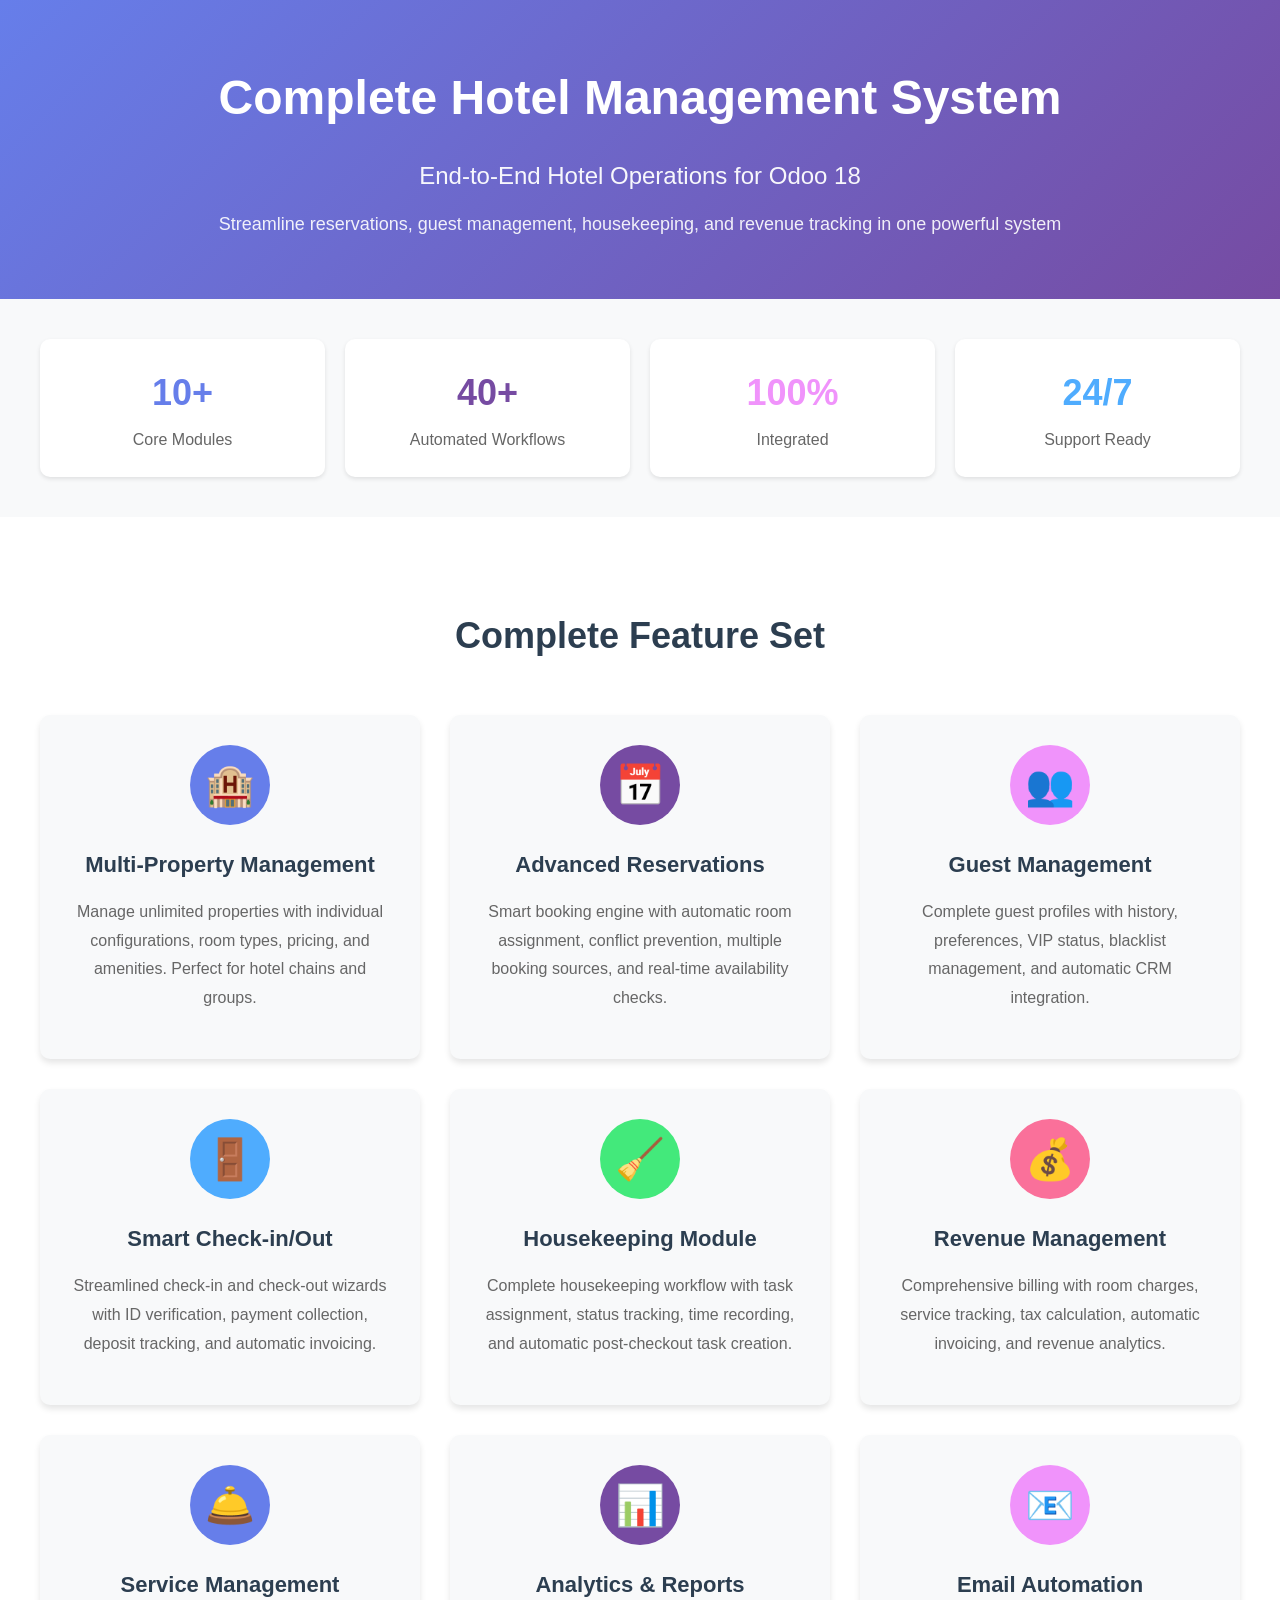
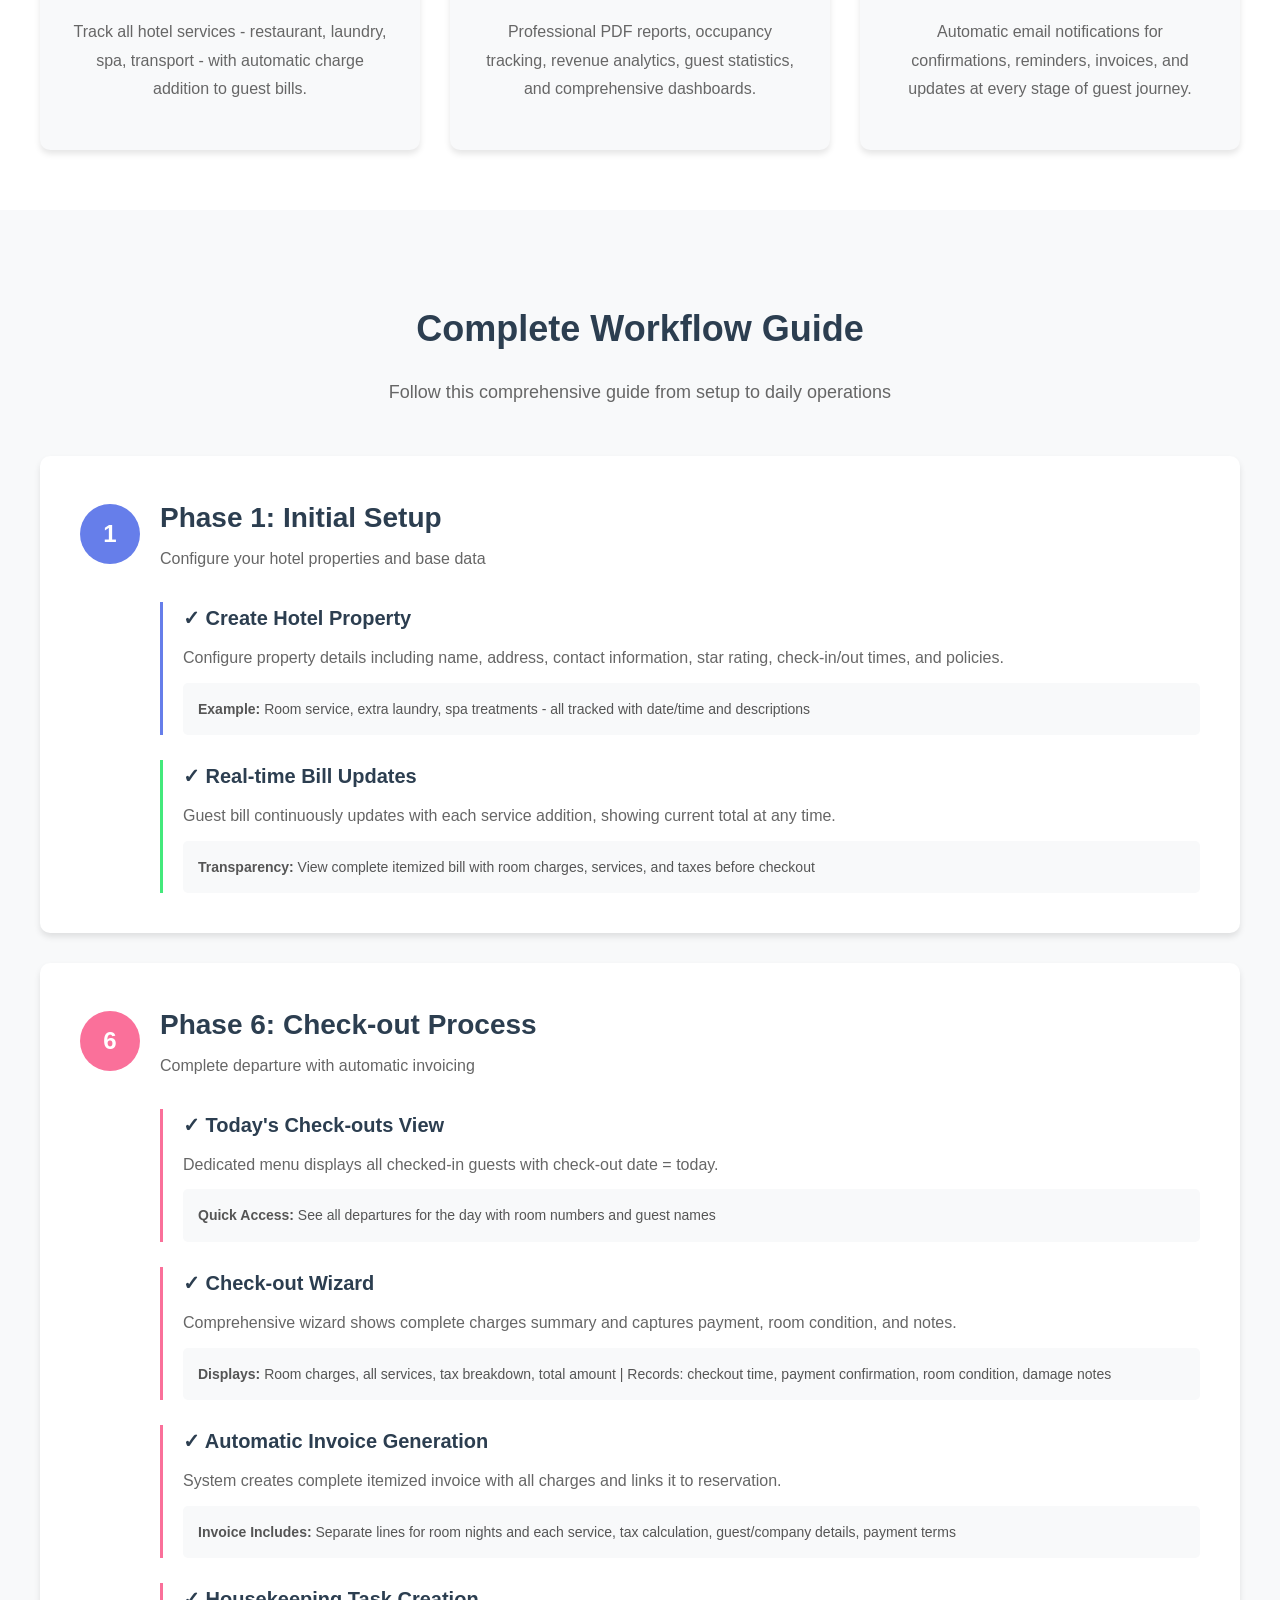
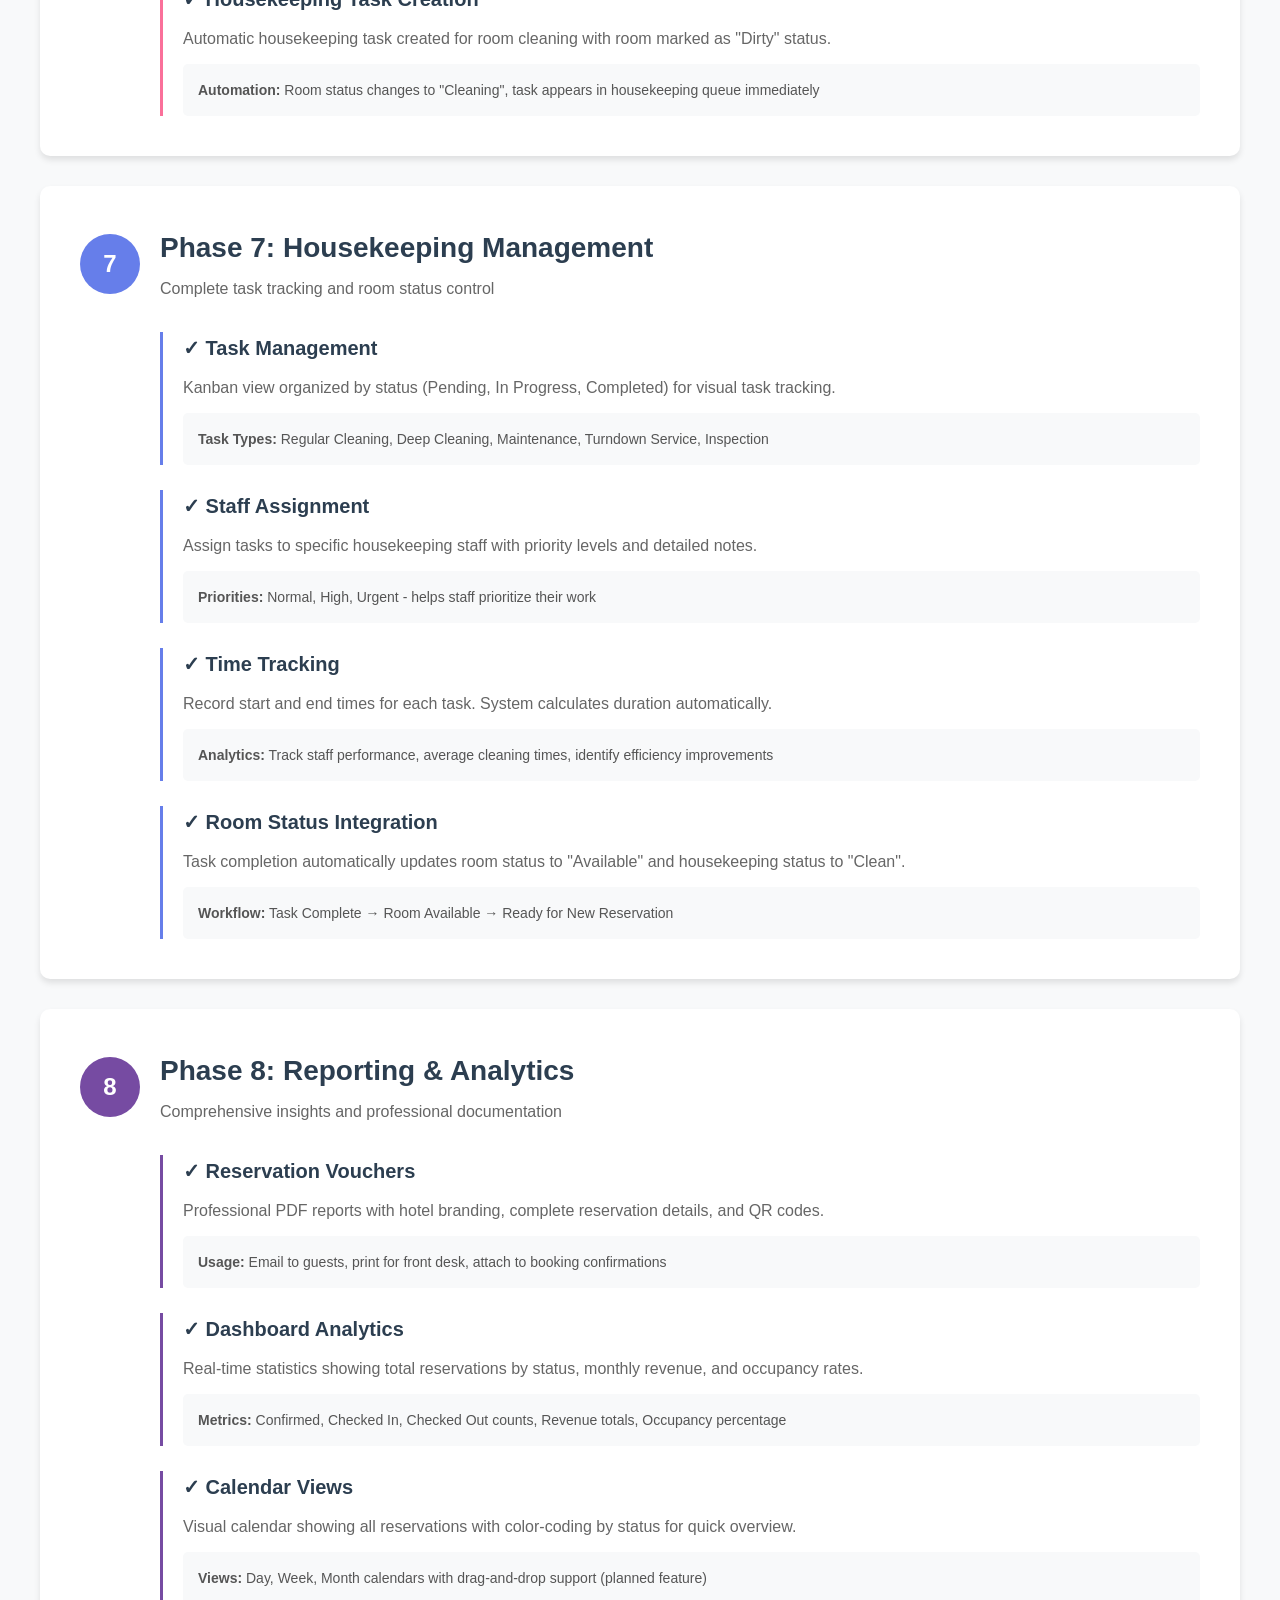
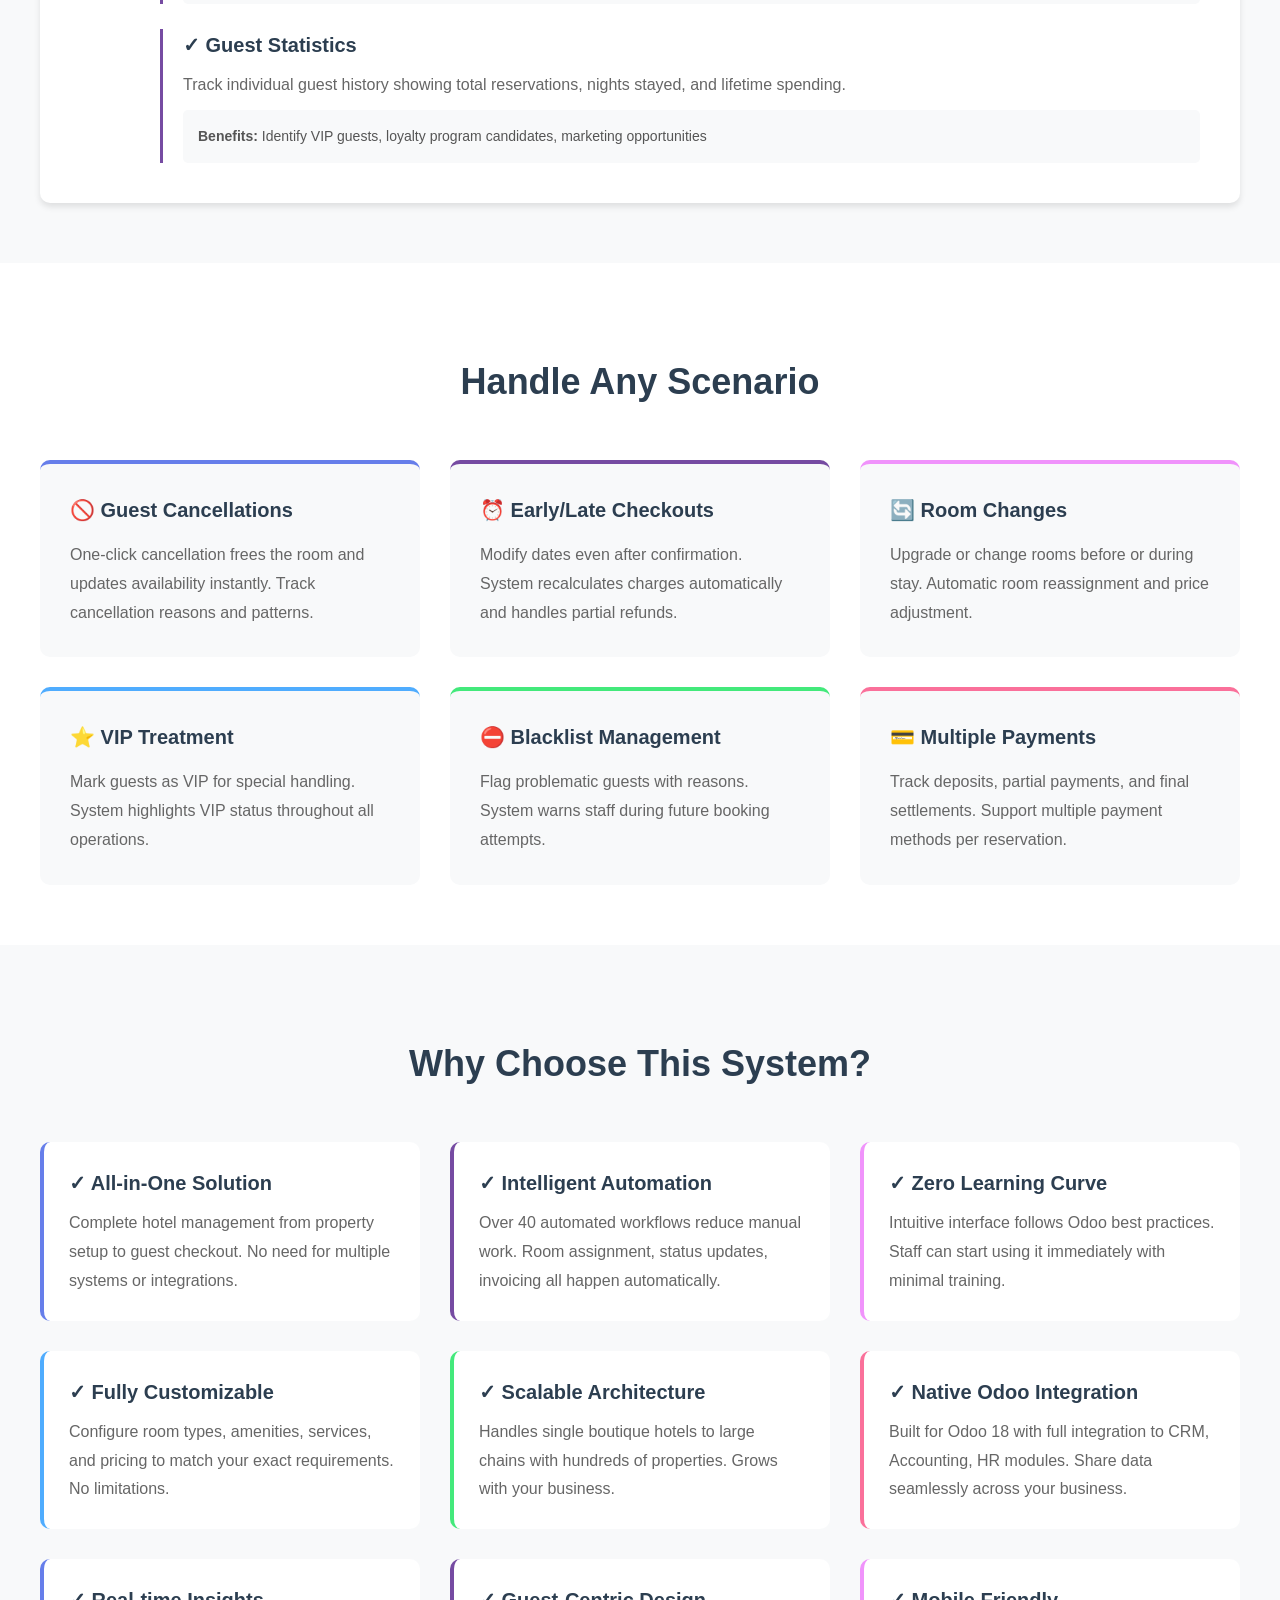
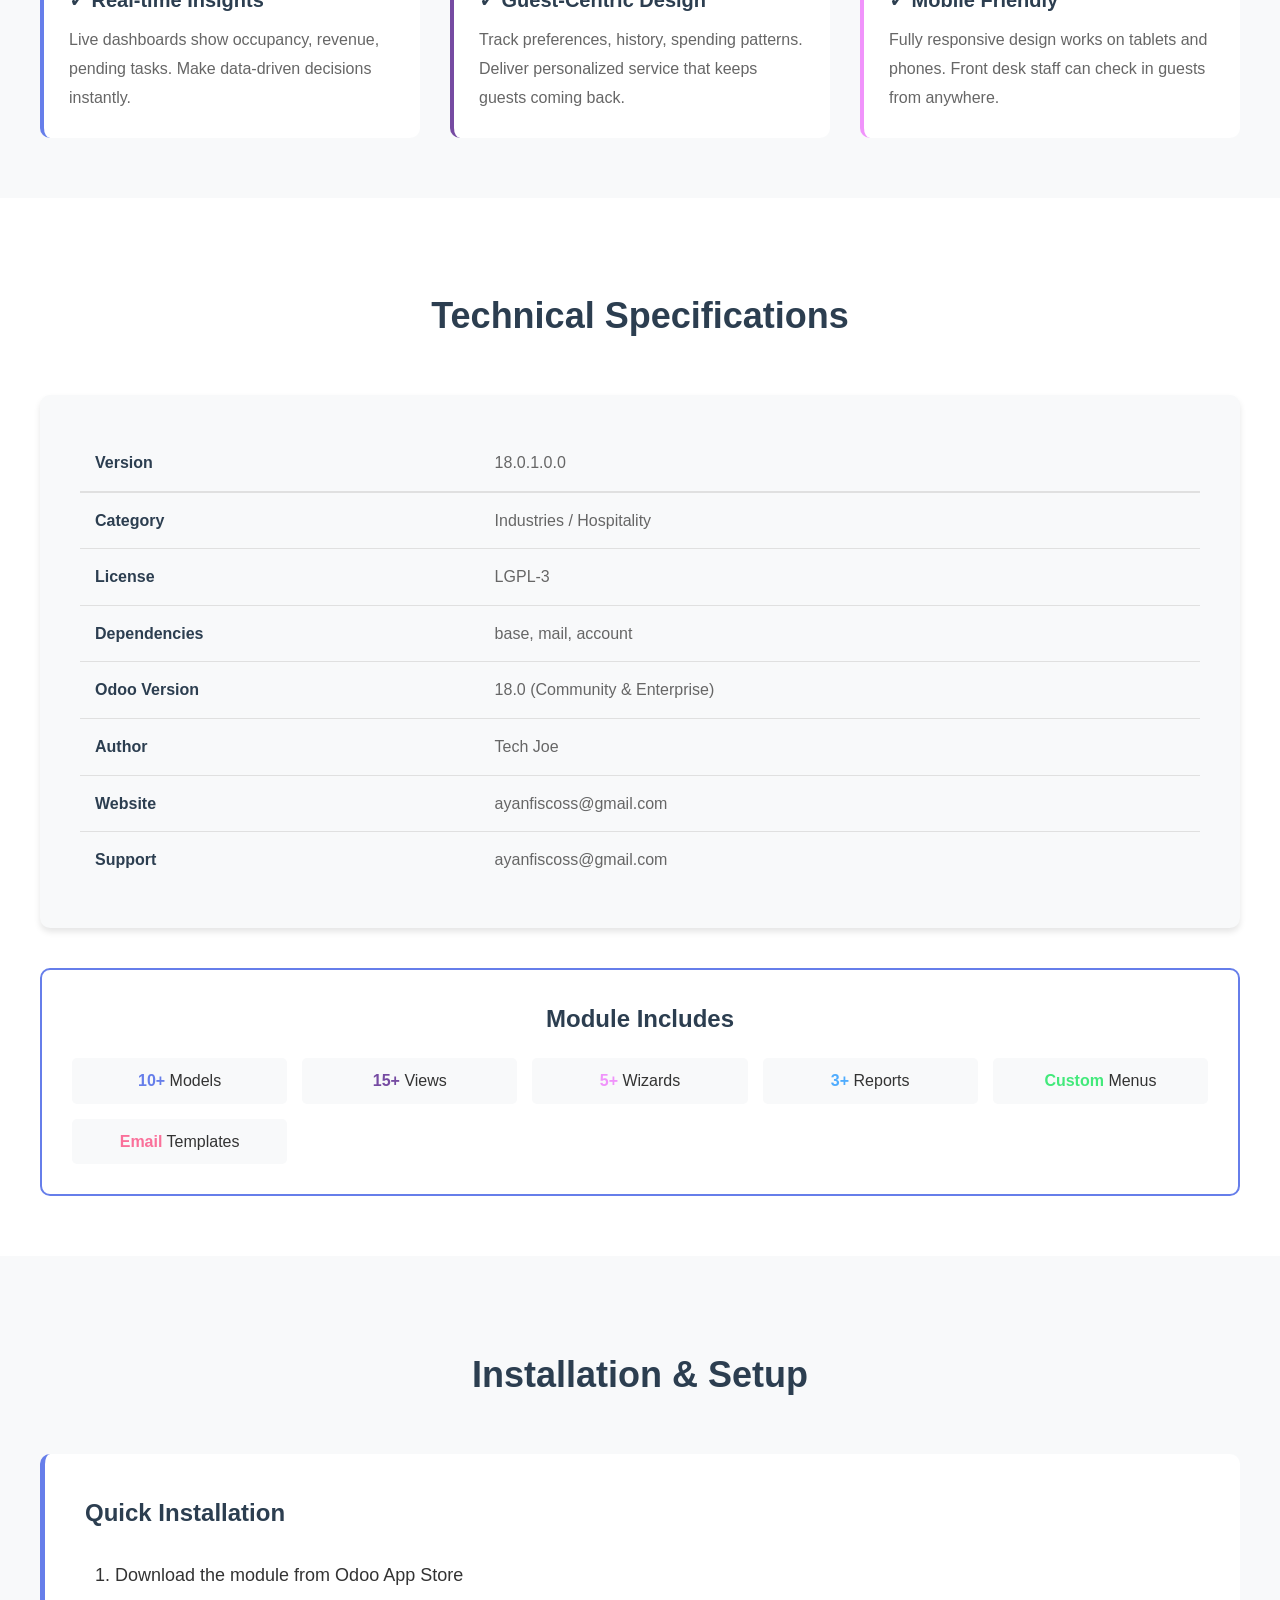
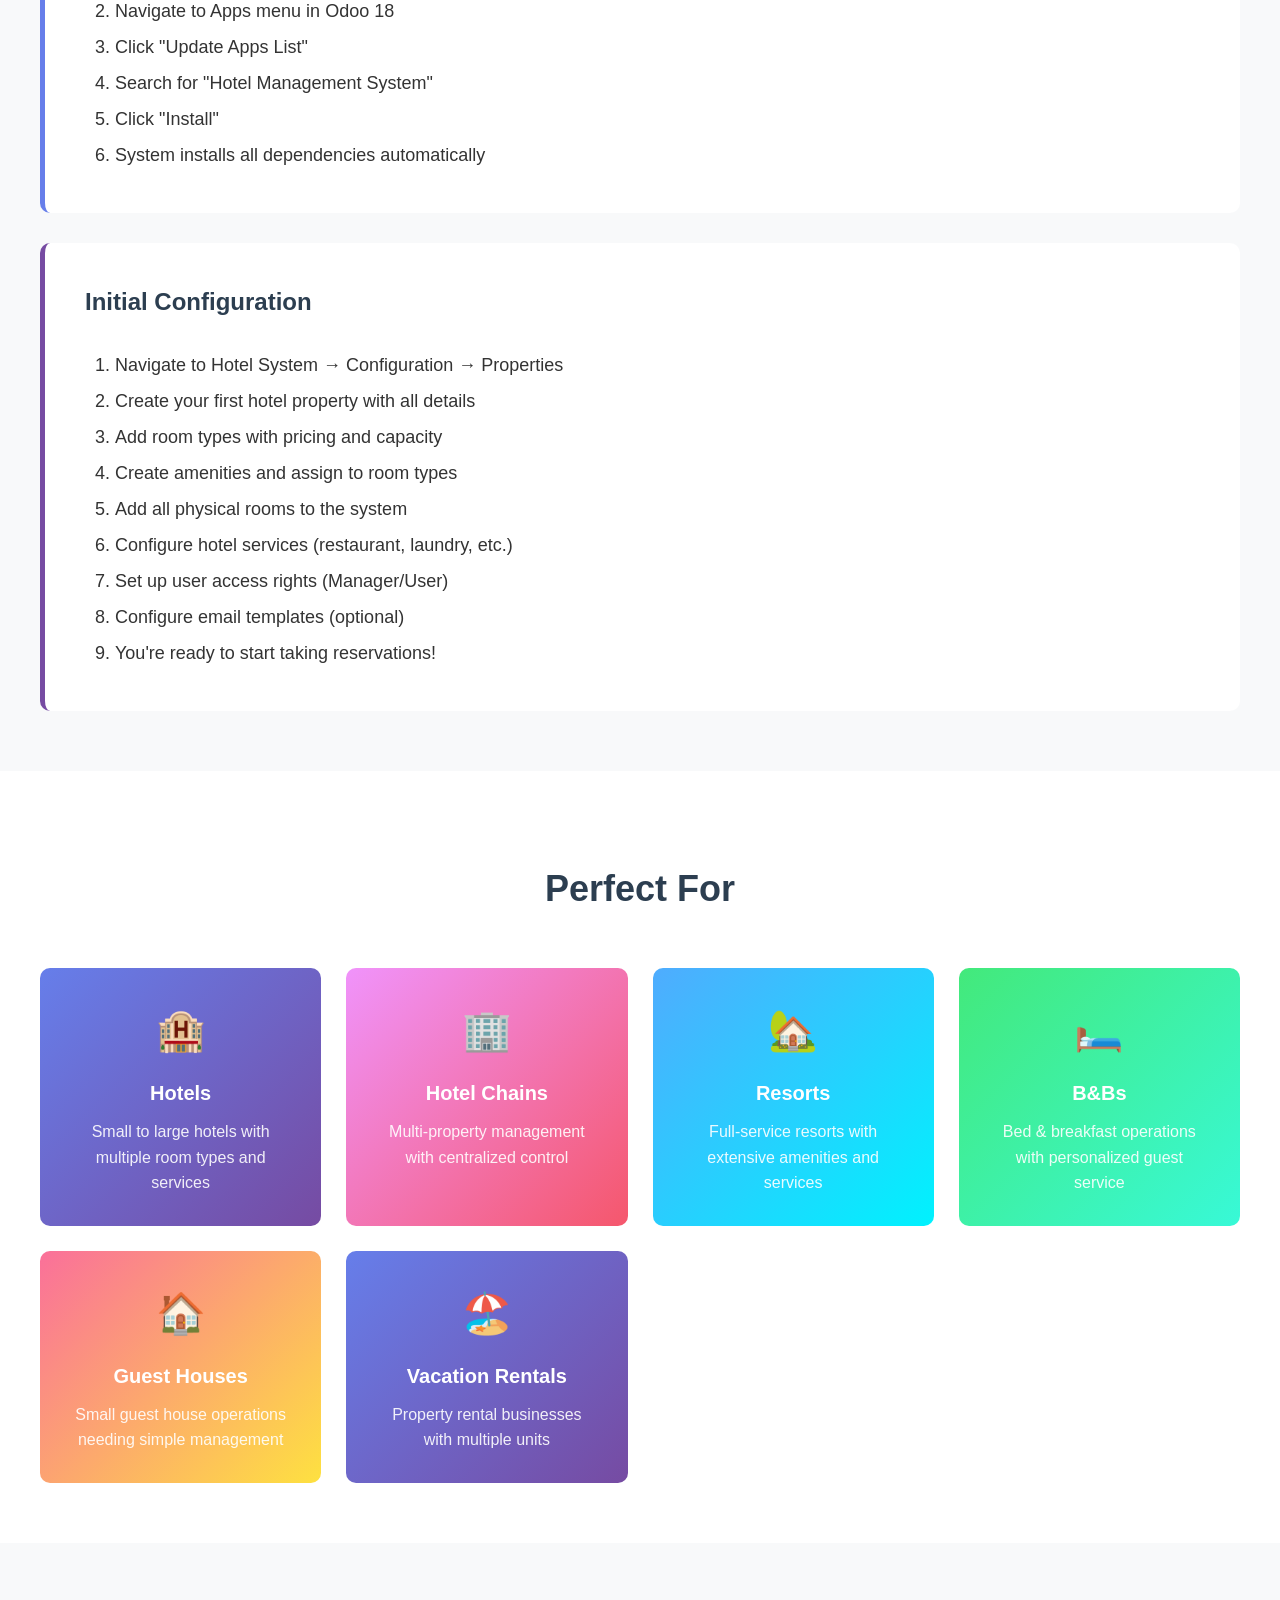
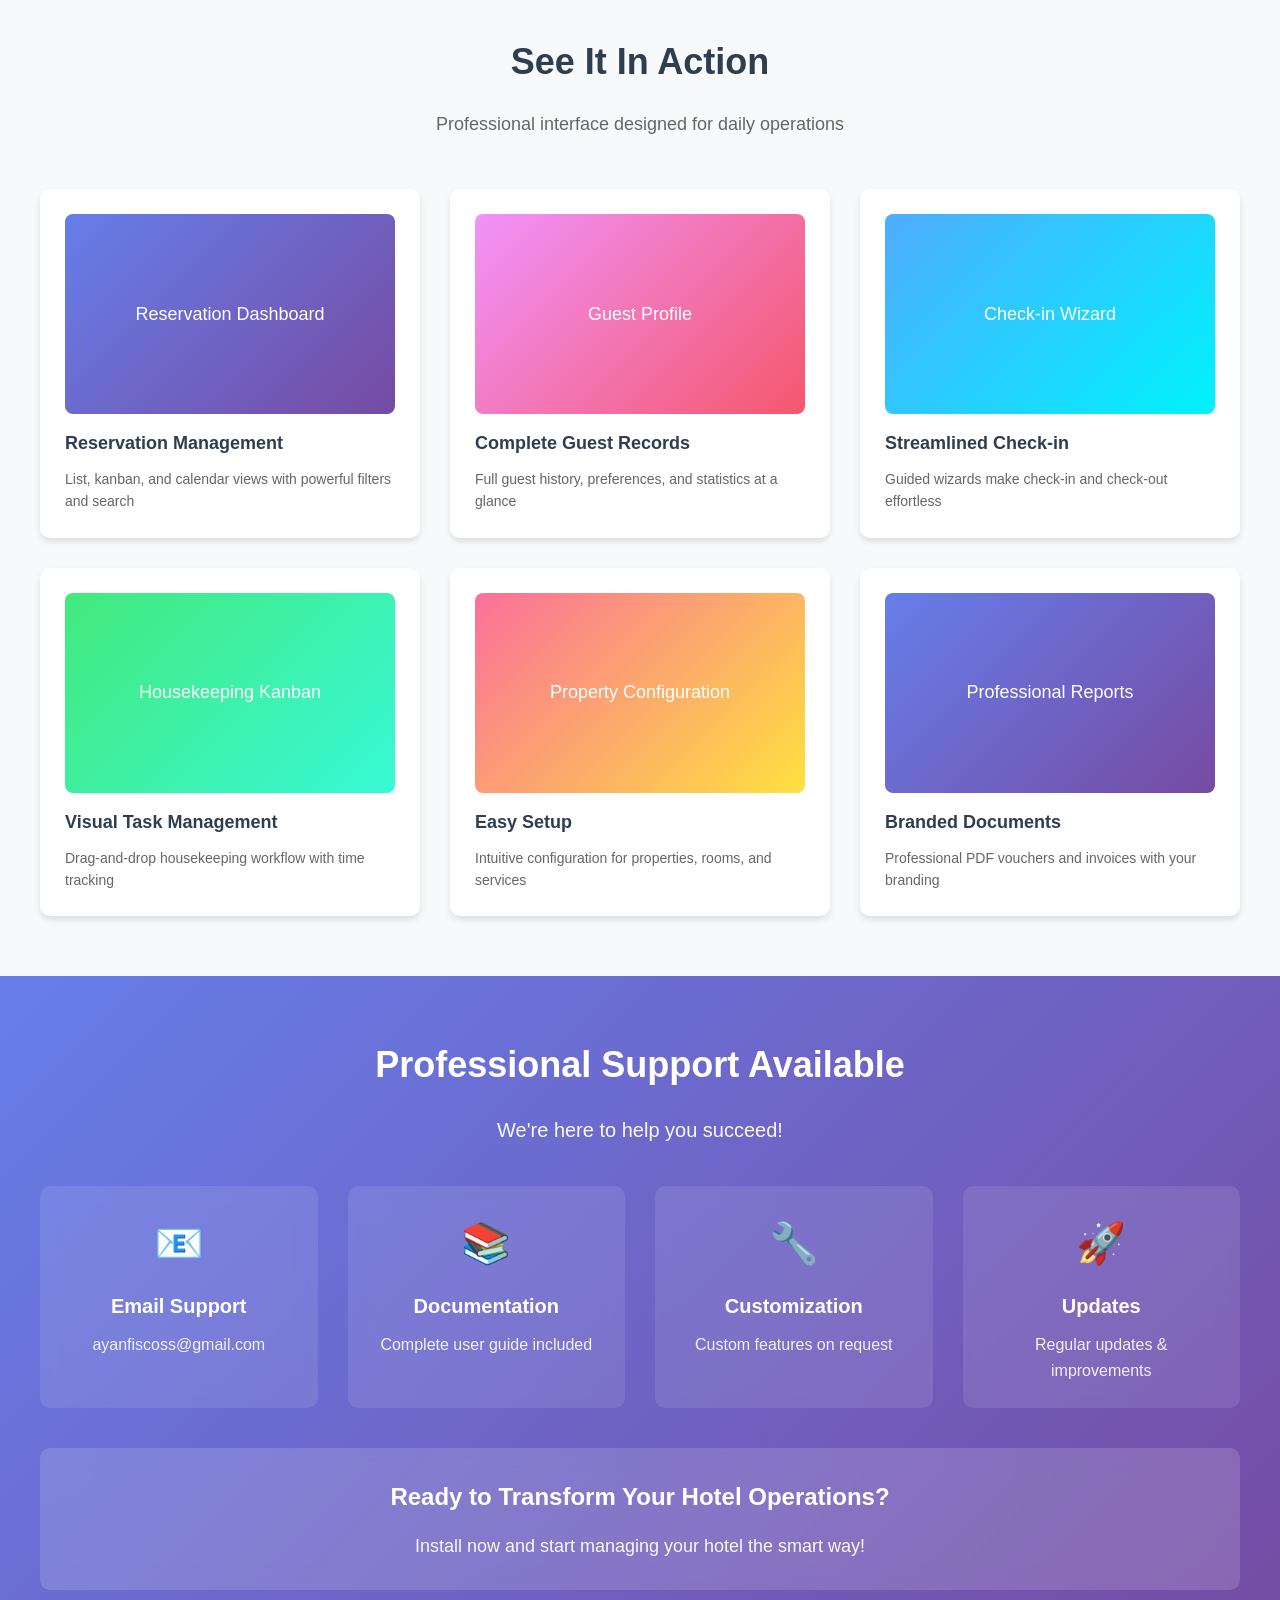
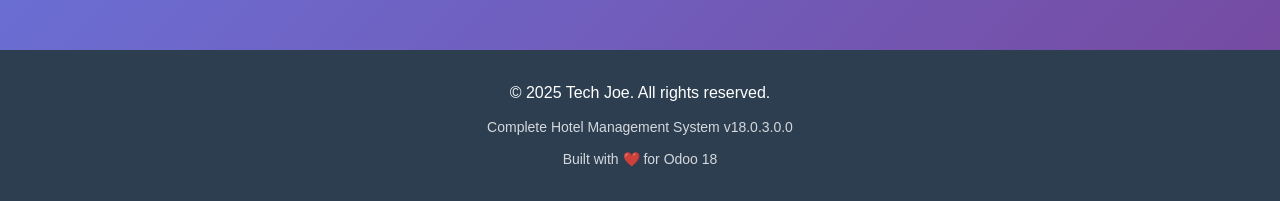
<file: complete_hotel_management_system/static/description/index.html>
<!DOCTYPE html>
<html lang="en">
<head>
    <meta charset="UTF-8">
    <meta name="viewport" content="width=device-width, initial-scale=1.0">
    <title>Complete Hotel Management System for Odoo 18</title>
</head>
<body style="font-family: 'Segoe UI', Tahoma, Geneva, Verdana, sans-serif; line-height: 1.6; color: #333; margin: 0; padding: 0;">

<!-- Hero Section -->
<section
        style="padding: 60px 20px; text-align: center; background: linear-gradient(135deg, #667eea 0%, #764ba2 100%); color: white;">
    <h1 style="font-size: 48px; margin: 0 0 20px 0; font-weight: 700;">Complete Hotel Management System</h1>
    <p style="font-size: 24px; margin: 0 0 15px 0; opacity: 0.95;">End-to-End Hotel Operations for Odoo 18</p>
    <p style="font-size: 18px; margin: 0; opacity: 0.9;">Streamline reservations, guest management, housekeeping, and
        revenue tracking in one powerful system</p>
</section>

<!-- Quick Stats -->
<section style="padding: 40px 20px; background-color: #f8f9fa;">
    <div style="max-width: 1200px; margin: 0 auto; display: flex; flex-wrap: wrap; gap: 20px; justify-content: center; text-align: center;">
        <div style="flex: 1 1 200px; background: white; padding: 25px; border-radius: 10px; box-shadow: 0 2px 4px rgba(0,0,0,0.1);">
            <div style="font-size: 36px; font-weight: bold; color: #667eea;">10+</div>
            <div style="color: #666; margin-top: 5px;">Core Modules</div>
        </div>
        <div style="flex: 1 1 200px; background: white; padding: 25px; border-radius: 10px; box-shadow: 0 2px 4px rgba(0,0,0,0.1);">
            <div style="font-size: 36px; font-weight: bold; color: #764ba2;">40+</div>
            <div style="color: #666; margin-top: 5px;">Automated Workflows</div>
        </div>
        <div style="flex: 1 1 200px; background: white; padding: 25px; border-radius: 10px; box-shadow: 0 2px 4px rgba(0,0,0,0.1);">
            <div style="font-size: 36px; font-weight: bold; color: #f093fb;">100%</div>
            <div style="color: #666; margin-top: 5px;">Integrated</div>
        </div>
        <div style="flex: 1 1 200px; background: white; padding: 25px; border-radius: 10px; box-shadow: 0 2px 4px rgba(0,0,0,0.1);">
            <div style="font-size: 36px; font-weight: bold; color: #4facfe;">24/7</div>
            <div style="color: #666; margin-top: 5px;">Support Ready</div>
        </div>
    </div>
</section>

<!-- Key Features -->
<section style="padding: 60px 20px; background-color: white;">
    <div style="max-width: 1200px; margin: 0 auto;">
        <h2 style="text-align: center; font-size: 36px; margin-bottom: 50px; color: #2c3e50;">Complete Feature Set</h2>

        <div style="display: flex; flex-wrap: wrap; gap: 30px; justify-content: center;">
            <div style="flex: 1 1 300px; background: #f8f9fa; padding: 30px; border-radius: 10px; box-shadow: 0 4px 6px rgba(0,0,0,0.1); text-align: center;">
                <div style="width: 80px; height: 80px; background: #667eea; border-radius: 50%; margin: 0 auto 20px; display: flex; align-items: center; justify-content: center; font-size: 40px;">
                    🏨
                </div>
                <h3 style="font-size: 22px; margin-bottom: 15px; color: #2c3e50;">Multi-Property Management</h3>
                <p style="color: #666; font-size: 16px; line-height: 1.8;">Manage unlimited properties with individual
                    configurations, room types, pricing, and amenities. Perfect for hotel chains and groups.</p>
            </div>

            <div style="flex: 1 1 300px; background: #f8f9fa; padding: 30px; border-radius: 10px; box-shadow: 0 4px 6px rgba(0,0,0,0.1); text-align: center;">
                <div style="width: 80px; height: 80px; background: #764ba2; border-radius: 50%; margin: 0 auto 20px; display: flex; align-items: center; justify-content: center; font-size: 40px;">
                    📅
                </div>
                <h3 style="font-size: 22px; margin-bottom: 15px; color: #2c3e50;">Advanced Reservations</h3>
                <p style="color: #666; font-size: 16px; line-height: 1.8;">Smart booking engine with automatic room
                    assignment, conflict prevention, multiple booking sources, and real-time availability checks.</p>
            </div>

            <div style="flex: 1 1 300px; background: #f8f9fa; padding: 30px; border-radius: 10px; box-shadow: 0 4px 6px rgba(0,0,0,0.1); text-align: center;">
                <div style="width: 80px; height: 80px; background: #f093fb; border-radius: 50%; margin: 0 auto 20px; display: flex; align-items: center; justify-content: center; font-size: 40px;">
                    👥
                </div>
                <h3 style="font-size: 22px; margin-bottom: 15px; color: #2c3e50;">Guest Management</h3>
                <p style="color: #666; font-size: 16px; line-height: 1.8;">Complete guest profiles with history,
                    preferences, VIP status, blacklist management, and automatic CRM integration.</p>
            </div>

            <div style="flex: 1 1 300px; background: #f8f9fa; padding: 30px; border-radius: 10px; box-shadow: 0 4px 6px rgba(0,0,0,0.1); text-align: center;">
                <div style="width: 80px; height: 80px; background: #4facfe; border-radius: 50%; margin: 0 auto 20px; display: flex; align-items: center; justify-content: center; font-size: 40px;">
                    🚪
                </div>
                <h3 style="font-size: 22px; margin-bottom: 15px; color: #2c3e50;">Smart Check-in/Out</h3>
                <p style="color: #666; font-size: 16px; line-height: 1.8;">Streamlined check-in and check-out wizards
                    with ID verification, payment collection, deposit tracking, and automatic invoicing.</p>
            </div>

            <div style="flex: 1 1 300px; background: #f8f9fa; padding: 30px; border-radius: 10px; box-shadow: 0 4px 6px rgba(0,0,0,0.1); text-align: center;">
                <div style="width: 80px; height: 80px; background: #43e97b; border-radius: 50%; margin: 0 auto 20px; display: flex; align-items: center; justify-content: center; font-size: 40px;">
                    🧹
                </div>
                <h3 style="font-size: 22px; margin-bottom: 15px; color: #2c3e50;">Housekeeping Module</h3>
                <p style="color: #666; font-size: 16px; line-height: 1.8;">Complete housekeeping workflow with task
                    assignment, status tracking, time recording, and automatic post-checkout task creation.</p>
            </div>

            <div style="flex: 1 1 300px; background: #f8f9fa; padding: 30px; border-radius: 10px; box-shadow: 0 4px 6px rgba(0,0,0,0.1); text-align: center;">
                <div style="width: 80px; height: 80px; background: #fa709a; border-radius: 50%; margin: 0 auto 20px; display: flex; align-items: center; justify-content: center; font-size: 40px;">
                    💰
                </div>
                <h3 style="font-size: 22px; margin-bottom: 15px; color: #2c3e50;">Revenue Management</h3>
                <p style="color: #666; font-size: 16px; line-height: 1.8;">Comprehensive billing with room charges,
                    service tracking, tax calculation, automatic invoicing, and revenue analytics.</p>
            </div>

            <div style="flex: 1 1 300px; background: #f8f9fa; padding: 30px; border-radius: 10px; box-shadow: 0 4px 6px rgba(0,0,0,0.1); text-align: center;">
                <div style="width: 80px; height: 80px; background: #667eea; border-radius: 50%; margin: 0 auto 20px; display: flex; align-items: center; justify-content: center; font-size: 40px;">
                    🛎️
                </div>
                <h3 style="font-size: 22px; margin-bottom: 15px; color: #2c3e50;">Service Management</h3>
                <p style="color: #666; font-size: 16px; line-height: 1.8;">Track all hotel services - restaurant,
                    laundry, spa, transport - with automatic charge addition to guest bills.</p>
            </div>

            <div style="flex: 1 1 300px; background: #f8f9fa; padding: 30px; border-radius: 10px; box-shadow: 0 4px 6px rgba(0,0,0,0.1); text-align: center;">
                <div style="width: 80px; height: 80px; background: #764ba2; border-radius: 50%; margin: 0 auto 20px; display: flex; align-items: center; justify-content: center; font-size: 40px;">
                    📊
                </div>
                <h3 style="font-size: 22px; margin-bottom: 15px; color: #2c3e50;">Analytics & Reports</h3>
                <p style="color: #666; font-size: 16px; line-height: 1.8;">Professional PDF reports, occupancy tracking,
                    revenue analytics, guest statistics, and comprehensive dashboards.</p>
            </div>

            <div style="flex: 1 1 300px; background: #f8f9fa; padding: 30px; border-radius: 10px; box-shadow: 0 4px 6px rgba(0,0,0,0.1); text-align: center;">
                <div style="width: 80px; height: 80px; background: #f093fb; border-radius: 50%; margin: 0 auto 20px; display: flex; align-items: center; justify-content: center; font-size: 40px;">
                    📧
                </div>
                <h3 style="font-size: 22px; margin-bottom: 15px; color: #2c3e50;">Email Automation</h3>
                <p style="color: #666; font-size: 16px; line-height: 1.8;">Automatic email notifications for
                    confirmations, reminders, invoices, and updates at every stage of guest journey.</p>
            </div>
        </div>
    </div>
</section>

<!-- Complete Workflow -->
<section style="padding: 60px 20px; background-color: #f8f9fa;">
    <div style="max-width: 1200px; margin: 0 auto;">
        <h2 style="text-align: center; font-size: 36px; margin-bottom: 20px; color: #2c3e50;">Complete Workflow
            Guide</h2>
        <p style="text-align: center; font-size: 18px; margin-bottom: 50px; color: #666;">Follow this comprehensive
            guide from setup to daily operations</p>

        <!-- Phase 1: Initial Setup -->
        <div style="background: white; padding: 40px; border-radius: 10px; box-shadow: 0 4px 6px rgba(0,0,0,0.1); margin-bottom: 30px;">
            <div style="display: flex; align-items: center; gap: 20px; margin-bottom: 30px;">
                <div style="width: 60px; height: 60px; background: #667eea; color: white; border-radius: 50%; display: flex; align-items: center; justify-content: center; font-size: 24px; font-weight: bold; flex-shrink: 0;">
                    1
                </div>
                <div>
                    <h3 style="font-size: 28px; margin: 0 0 5px 0; color: #2c3e50;">Phase 1: Initial Setup</h3>
                    <p style="margin: 0; color: #666;">Configure your hotel properties and base data</p>
                </div>
            </div>

            <div style="margin-left: 80px;">
                <div style="border-left: 3px solid #667eea; padding-left: 20px; margin-bottom: 25px;">
                    <h4 style="font-size: 20px; color: #2c3e50; margin: 0 0 10px 0;">✓ Create Hotel Property</h4>
                    <p style="color: #666; margin: 0 0 10px 0; line-height: 1.8;">Configure property details including
                        name, address, contact information, star rating, check-in/out times, and policies.</p>
                    <div style="background: #f8f9fa; padding: 15px; border-radius: 5px; font-size: 14px; color: #555;">
                        <strong>Example:</strong> Room service, extra laundry, spa treatments - all tracked with
                        date/time and descriptions
                    </div>
                </div>

                <div style="border-left: 3px solid #43e97b; padding-left: 20px;">
                    <h4 style="font-size: 20px; color: #2c3e50; margin: 0 0 10px 0;">✓ Real-time Bill Updates</h4>
                    <p style="color: #666; margin: 0 0 10px 0; line-height: 1.8;">Guest bill continuously updates with
                        each service addition, showing current total at any time.</p>
                    <div style="background: #f8f9fa; padding: 15px; border-radius: 5px; font-size: 14px; color: #555;">
                        <strong>Transparency:</strong> View complete itemized bill with room charges, services, and
                        taxes before checkout
                    </div>
                </div>
            </div>
        </div>

        <!-- Phase 6: Check-out Process -->
        <div style="background: white; padding: 40px; border-radius: 10px; box-shadow: 0 4px 6px rgba(0,0,0,0.1); margin-bottom: 30px;">
            <div style="display: flex; align-items: center; gap: 20px; margin-bottom: 30px;">
                <div style="width: 60px; height: 60px; background: #fa709a; color: white; border-radius: 50%; display: flex; align-items: center; justify-content: center; font-size: 24px; font-weight: bold; flex-shrink: 0;">
                    6
                </div>
                <div>
                    <h3 style="font-size: 28px; margin: 0 0 5px 0; color: #2c3e50;">Phase 6: Check-out Process</h3>
                    <p style="margin: 0; color: #666;">Complete departure with automatic invoicing</p>
                </div>
            </div>

            <div style="margin-left: 80px;">
                <div style="border-left: 3px solid #fa709a; padding-left: 20px; margin-bottom: 25px;">
                    <h4 style="font-size: 20px; color: #2c3e50; margin: 0 0 10px 0;">✓ Today's Check-outs View</h4>
                    <p style="color: #666; margin: 0 0 10px 0; line-height: 1.8;">Dedicated menu displays all checked-in
                        guests with check-out date = today.</p>
                    <div style="background: #f8f9fa; padding: 15px; border-radius: 5px; font-size: 14px; color: #555;">
                        <strong>Quick Access:</strong> See all departures for the day with room numbers and guest names
                    </div>
                </div>

                <div style="border-left: 3px solid #fa709a; padding-left: 20px; margin-bottom: 25px;">
                    <h4 style="font-size: 20px; color: #2c3e50; margin: 0 0 10px 0;">✓ Check-out Wizard</h4>
                    <p style="color: #666; margin: 0 0 10px 0; line-height: 1.8;">Comprehensive wizard shows complete
                        charges summary and captures payment, room condition, and notes.</p>
                    <div style="background: #f8f9fa; padding: 15px; border-radius: 5px; font-size: 14px; color: #555;">
                        <strong>Displays:</strong> Room charges, all services, tax breakdown, total amount | Records:
                        checkout time, payment confirmation, room condition, damage notes
                    </div>
                </div>

                <div style="border-left: 3px solid #fa709a; padding-left: 20px; margin-bottom: 25px;">
                    <h4 style="font-size: 20px; color: #2c3e50; margin: 0 0 10px 0;">✓ Automatic Invoice Generation</h4>
                    <p style="color: #666; margin: 0 0 10px 0; line-height: 1.8;">System creates complete itemized
                        invoice with all charges and links it to reservation.</p>
                    <div style="background: #f8f9fa; padding: 15px; border-radius: 5px; font-size: 14px; color: #555;">
                        <strong>Invoice Includes:</strong> Separate lines for room nights and each service, tax
                        calculation, guest/company details, payment terms
                    </div>
                </div>

                <div style="border-left: 3px solid #fa709a; padding-left: 20px;">
                    <h4 style="font-size: 20px; color: #2c3e50; margin: 0 0 10px 0;">✓ Housekeeping Task Creation</h4>
                    <p style="color: #666; margin: 0 0 10px 0; line-height: 1.8;">Automatic housekeeping task created
                        for room cleaning with room marked as "Dirty" status.</p>
                    <div style="background: #f8f9fa; padding: 15px; border-radius: 5px; font-size: 14px; color: #555;">
                        <strong>Automation:</strong> Room status changes to "Cleaning", task appears in housekeeping
                        queue immediately
                    </div>
                </div>
            </div>
        </div>

        <!-- Phase 7: Housekeeping -->
        <div style="background: white; padding: 40px; border-radius: 10px; box-shadow: 0 4px 6px rgba(0,0,0,0.1); margin-bottom: 30px;">
            <div style="display: flex; align-items: center; gap: 20px; margin-bottom: 30px;">
                <div style="width: 60px; height: 60px; background: #667eea; color: white; border-radius: 50%; display: flex; align-items: center; justify-content: center; font-size: 24px; font-weight: bold; flex-shrink: 0;">
                    7
                </div>
                <div>
                    <h3 style="font-size: 28px; margin: 0 0 5px 0; color: #2c3e50;">Phase 7: Housekeeping
                        Management</h3>
                    <p style="margin: 0; color: #666;">Complete task tracking and room status control</p>
                </div>
            </div>

            <div style="margin-left: 80px;">
                <div style="border-left: 3px solid #667eea; padding-left: 20px; margin-bottom: 25px;">
                    <h4 style="font-size: 20px; color: #2c3e50; margin: 0 0 10px 0;">✓ Task Management</h4>
                    <p style="color: #666; margin: 0 0 10px 0; line-height: 1.8;">Kanban view organized by status
                        (Pending, In Progress, Completed) for visual task tracking.</p>
                    <div style="background: #f8f9fa; padding: 15px; border-radius: 5px; font-size: 14px; color: #555;">
                        <strong>Task Types:</strong> Regular Cleaning, Deep Cleaning, Maintenance, Turndown Service,
                        Inspection
                    </div>
                </div>

                <div style="border-left: 3px solid #667eea; padding-left: 20px; margin-bottom: 25px;">
                    <h4 style="font-size: 20px; color: #2c3e50; margin: 0 0 10px 0;">✓ Staff Assignment</h4>
                    <p style="color: #666; margin: 0 0 10px 0; line-height: 1.8;">Assign tasks to specific housekeeping
                        staff with priority levels and detailed notes.</p>
                    <div style="background: #f8f9fa; padding: 15px; border-radius: 5px; font-size: 14px; color: #555;">
                        <strong>Priorities:</strong> Normal, High, Urgent - helps staff prioritize their work
                    </div>
                </div>

                <div style="border-left: 3px solid #667eea; padding-left: 20px; margin-bottom: 25px;">
                    <h4 style="font-size: 20px; color: #2c3e50; margin: 0 0 10px 0;">✓ Time Tracking</h4>
                    <p style="color: #666; margin: 0 0 10px 0; line-height: 1.8;">Record start and end times for each
                        task. System calculates duration automatically.</p>
                    <div style="background: #f8f9fa; padding: 15px; border-radius: 5px; font-size: 14px; color: #555;">
                        <strong>Analytics:</strong> Track staff performance, average cleaning times, identify efficiency
                        improvements
                    </div>
                </div>

                <div style="border-left: 3px solid #667eea; padding-left: 20px;">
                    <h4 style="font-size: 20px; color: #2c3e50; margin: 0 0 10px 0;">✓ Room Status Integration</h4>
                    <p style="color: #666; margin: 0 0 10px 0; line-height: 1.8;">Task completion automatically updates
                        room status to "Available" and housekeeping status to "Clean".</p>
                    <div style="background: #f8f9fa; padding: 15px; border-radius: 5px; font-size: 14px; color: #555;">
                        <strong>Workflow:</strong> Task Complete → Room Available → Ready for New Reservation
                    </div>
                </div>
            </div>
        </div>

        <!-- Phase 8: Reporting & Analytics -->
        <div style="background: white; padding: 40px; border-radius: 10px; box-shadow: 0 4px 6px rgba(0,0,0,0.1);">
            <div style="display: flex; align-items: center; gap: 20px; margin-bottom: 30px;">
                <div style="width: 60px; height: 60px; background: #764ba2; color: white; border-radius: 50%; display: flex; align-items: center; justify-content: center; font-size: 24px; font-weight: bold; flex-shrink: 0;">
                    8
                </div>
                <div>
                    <h3 style="font-size: 28px; margin: 0 0 5px 0; color: #2c3e50;">Phase 8: Reporting & Analytics</h3>
                    <p style="margin: 0; color: #666;">Comprehensive insights and professional documentation</p>
                </div>
            </div>

            <div style="margin-left: 80px;">
                <div style="border-left: 3px solid #764ba2; padding-left: 20px; margin-bottom: 25px;">
                    <h4 style="font-size: 20px; color: #2c3e50; margin: 0 0 10px 0;">✓ Reservation Vouchers</h4>
                    <p style="color: #666; margin: 0 0 10px 0; line-height: 1.8;">Professional PDF reports with hotel
                        branding, complete reservation details, and QR codes.</p>
                    <div style="background: #f8f9fa; padding: 15px; border-radius: 5px; font-size: 14px; color: #555;">
                        <strong>Usage:</strong> Email to guests, print for front desk, attach to booking confirmations
                    </div>
                </div>

                <div style="border-left: 3px solid #764ba2; padding-left: 20px; margin-bottom: 25px;">
                    <h4 style="font-size: 20px; color: #2c3e50; margin: 0 0 10px 0;">✓ Dashboard Analytics</h4>
                    <p style="color: #666; margin: 0 0 10px 0; line-height: 1.8;">Real-time statistics showing total
                        reservations by status, monthly revenue, and occupancy rates.</p>
                    <div style="background: #f8f9fa; padding: 15px; border-radius: 5px; font-size: 14px; color: #555;">
                        <strong>Metrics:</strong> Confirmed, Checked In, Checked Out counts, Revenue totals, Occupancy
                        percentage
                    </div>
                </div>

                <div style="border-left: 3px solid #764ba2; padding-left: 20px; margin-bottom: 25px;">
                    <h4 style="font-size: 20px; color: #2c3e50; margin: 0 0 10px 0;">✓ Calendar Views</h4>
                    <p style="color: #666; margin: 0 0 10px 0; line-height: 1.8;">Visual calendar showing all
                        reservations with color-coding by status for quick overview.</p>
                    <div style="background: #f8f9fa; padding: 15px; border-radius: 5px; font-size: 14px; color: #555;">
                        <strong>Views:</strong> Day, Week, Month calendars with drag-and-drop support (planned feature)
                    </div>
                </div>

                <div style="border-left: 3px solid #764ba2; padding-left: 20px;">
                    <h4 style="font-size: 20px; color: #2c3e50; margin: 0 0 10px 0;">✓ Guest Statistics</h4>
                    <p style="color: #666; margin: 0 0 10px 0; line-height: 1.8;">Track individual guest history showing
                        total reservations, nights stayed, and lifetime spending.</p>
                    <div style="background: #f8f9fa; padding: 15px; border-radius: 5px; font-size: 14px; color: #555;">
                        <strong>Benefits:</strong> Identify VIP guests, loyalty program candidates, marketing
                        opportunities
                    </div>
                </div>
            </div>
        </div>
    </div>
</section>

<!-- Special Scenarios -->
<section style="padding: 60px 20px; background-color: white;">
    <div style="max-width: 1200px; margin: 0 auto;">
        <h2 style="text-align: center; font-size: 36px; margin-bottom: 50px; color: #2c3e50;">Handle Any Scenario</h2>

        <div style="display: grid; grid-template-columns: repeat(auto-fit, minmax(280px, 1fr)); gap: 30px;">
            <div style="background: #f8f9fa; padding: 30px; border-radius: 10px; border-top: 4px solid #667eea;">
                <h4 style="font-size: 20px; margin: 0 0 15px 0; color: #2c3e50;">🚫 Guest Cancellations</h4>
                <p style="color: #666; font-size: 16px; margin: 0; line-height: 1.8;">One-click cancellation frees the
                    room and updates availability instantly. Track cancellation reasons and patterns.</p>
            </div>

            <div style="background: #f8f9fa; padding: 30px; border-radius: 10px; border-top: 4px solid #764ba2;">
                <h4 style="font-size: 20px; margin: 0 0 15px 0; color: #2c3e50;">⏰ Early/Late Checkouts</h4>
                <p style="color: #666; font-size: 16px; margin: 0; line-height: 1.8;">Modify dates even after
                    confirmation. System recalculates charges automatically and handles partial refunds.</p>
            </div>

            <div style="background: #f8f9fa; padding: 30px; border-radius: 10px; border-top: 4px solid #f093fb;">
                <h4 style="font-size: 20px; margin: 0 0 15px 0; color: #2c3e50;">🔄 Room Changes</h4>
                <p style="color: #666; font-size: 16px; margin: 0; line-height: 1.8;">Upgrade or change rooms before or
                    during stay. Automatic room reassignment and price adjustment.</p>
            </div>

            <div style="background: #f8f9fa; padding: 30px; border-radius: 10px; border-top: 4px solid #4facfe;">
                <h4 style="font-size: 20px; margin: 0 0 15px 0; color: #2c3e50;">⭐ VIP Treatment</h4>
                <p style="color: #666; font-size: 16px; margin: 0; line-height: 1.8;">Mark guests as VIP for special
                    handling. System highlights VIP status throughout all operations.</p>
            </div>

            <div style="background: #f8f9fa; padding: 30px; border-radius: 10px; border-top: 4px solid #43e97b;">
                <h4 style="font-size: 20px; margin: 0 0 15px 0; color: #2c3e50;">⛔ Blacklist Management</h4>
                <p style="color: #666; font-size: 16px; margin: 0; line-height: 1.8;">Flag problematic guests with
                    reasons. System warns staff during future booking attempts.</p>
            </div>

            <div style="background: #f8f9fa; padding: 30px; border-radius: 10px; border-top: 4px solid #fa709a;">
                <h4 style="font-size: 20px; margin: 0 0 15px 0; color: #2c3e50;">💳 Multiple Payments</h4>
                <p style="color: #666; font-size: 16px; margin: 0; line-height: 1.8;">Track deposits, partial payments,
                    and final settlements. Support multiple payment methods per reservation.</p>
            </div>
        </div>
    </div>
</section>

<!-- Benefits -->
<section style="padding: 60px 20px; background-color: #f8f9fa;">
    <div style="max-width: 1200px; margin: 0 auto;">
        <h2 style="text-align: center; font-size: 36px; margin-bottom: 50px; color: #2c3e50;">Why Choose This
            System?</h2>

        <div style="display: grid; grid-template-columns: repeat(auto-fit, minmax(300px, 1fr)); gap: 30px;">
            <div style="padding: 25px; background: white; border-radius: 10px; border-left: 4px solid #667eea;">
                <h4 style="font-size: 20px; margin: 0 0 10px 0; color: #2c3e50;">✓ All-in-One Solution</h4>
                <p style="color: #666; font-size: 16px; margin: 0; line-height: 1.8;">Complete hotel management from
                    property setup to guest checkout. No need for multiple systems or integrations.</p>
            </div>

            <div style="padding: 25px; background: white; border-radius: 10px; border-left: 4px solid #764ba2;">
                <h4 style="font-size: 20px; margin: 0 0 10px 0; color: #2c3e50;">✓ Intelligent Automation</h4>
                <p style="color: #666; font-size: 16px; margin: 0; line-height: 1.8;">Over 40 automated workflows reduce
                    manual work. Room assignment, status updates, invoicing all happen automatically.</p>
            </div>

            <div style="padding: 25px; background: white; border-radius: 10px; border-left: 4px solid #f093fb;">
                <h4 style="font-size: 20px; margin: 0 0 10px 0; color: #2c3e50;">✓ Zero Learning Curve</h4>
                <p style="color: #666; font-size: 16px; margin: 0; line-height: 1.8;">Intuitive interface follows Odoo
                    best practices. Staff can start using it immediately with minimal training.</p>
            </div>

            <div style="padding: 25px; background: white; border-radius: 10px; border-left: 4px solid #4facfe;">
                <h4 style="font-size: 20px; margin: 0 0 10px 0; color: #2c3e50;">✓ Fully Customizable</h4>
                <p style="color: #666; font-size: 16px; margin: 0; line-height: 1.8;">Configure room types, amenities,
                    services, and pricing to match your exact requirements. No limitations.</p>
            </div>

            <div style="padding: 25px; background: white; border-radius: 10px; border-left: 4px solid #43e97b;">
                <h4 style="font-size: 20px; margin: 0 0 10px 0; color: #2c3e50;">✓ Scalable Architecture</h4>
                <p style="color: #666; font-size: 16px; margin: 0; line-height: 1.8;">Handles single boutique hotels to
                    large chains with hundreds of properties. Grows with your business.</p>
            </div>

            <div style="padding: 25px; background: white; border-radius: 10px; border-left: 4px solid #fa709a;">
                <h4 style="font-size: 20px; margin: 0 0 10px 0; color: #2c3e50;">✓ Native Odoo Integration</h4>
                <p style="color: #666; font-size: 16px; margin: 0; line-height: 1.8;">Built for Odoo 18 with full
                    integration to CRM, Accounting, HR modules. Share data seamlessly across your business.</p>
            </div>

            <div style="padding: 25px; background: white; border-radius: 10px; border-left: 4px solid #667eea;">
                <h4 style="font-size: 20px; margin: 0 0 10px 0; color: #2c3e50;">✓ Real-time Insights</h4>
                <p style="color: #666; font-size: 16px; margin: 0; line-height: 1.8;">Live dashboards show occupancy,
                    revenue, pending tasks. Make data-driven decisions instantly.</p>
            </div>

            <div style="padding: 25px; background: white; border-radius: 10px; border-left: 4px solid #764ba2;">
                <h4 style="font-size: 20px; margin: 0 0 10px 0; color: #2c3e50;">✓ Guest-Centric Design</h4>
                <p style="color: #666; font-size: 16px; margin: 0; line-height: 1.8;">Track preferences, history,
                    spending patterns. Deliver personalized service that keeps guests coming back.</p>
            </div>

            <div style="padding: 25px; background: white; border-radius: 10px; border-left: 4px solid #f093fb;">
                <h4 style="font-size: 20px; margin: 0 0 10px 0; color: #2c3e50;">✓ Mobile Friendly</h4>
                <p style="color: #666; font-size: 16px; margin: 0; line-height: 1.8;">Fully responsive design works on
                    tablets and phones. Front desk staff can check in guests from anywhere.</p>
            </div>
        </div>
    </div>
</section>

<!-- Technical Specifications -->
<section style="padding: 60px 20px; background-color: white;">
    <div style="max-width: 1200px; margin: 0 auto;">
        <h2 style="text-align: center; font-size: 36px; margin-bottom: 50px; color: #2c3e50;">Technical
            Specifications</h2>

        <div style="background: #f8f9fa; padding: 40px; border-radius: 10px; box-shadow: 0 4px 6px rgba(0,0,0,0.1);">
            <table style="width: 100%; border-collapse: collapse;">
                <tr style="border-bottom: 2px solid #e0e0e0;">
                    <td style="padding: 15px; font-weight: bold; color: #2c3e50; font-size: 16px;">Version</td>
                    <td style="padding: 15px; color: #666; font-size: 16px;">18.0.1.0.0</td>
                </tr>
                <tr style="border-bottom: 1px solid #e0e0e0;">
                    <td style="padding: 15px; font-weight: bold; color: #2c3e50; font-size: 16px;">Category</td>
                    <td style="padding: 15px; color: #666; font-size: 16px;">Industries / Hospitality</td>
                </tr>
                <tr style="border-bottom: 1px solid #e0e0e0;">
                    <td style="padding: 15px; font-weight: bold; color: #2c3e50; font-size: 16px;">License</td>
                    <td style="padding: 15px; color: #666; font-size: 16px;">LGPL-3</td>
                </tr>
                <tr style="border-bottom: 1px solid #e0e0e0;">
                    <td style="padding: 15px; font-weight: bold; color: #2c3e50; font-size: 16px;">Dependencies</td>
                    <td style="padding: 15px; color: #666; font-size: 16px;">base, mail, account</td>
                </tr>
                <tr style="border-bottom: 1px solid #e0e0e0;">
                    <td style="padding: 15px; font-weight: bold; color: #2c3e50; font-size: 16px;">Odoo Version</td>
                    <td style="padding: 15px; color: #666; font-size: 16px;">18.0 (Community & Enterprise)</td>
                </tr>
                <tr style="border-bottom: 1px solid #e0e0e0;">
                    <td style="padding: 15px; font-weight: bold; color: #2c3e50; font-size: 16px;">Author</td>
                    <td style="padding: 15px; color: #666; font-size: 16px;">Tech Joe</td>
                </tr>
                <tr style="border-bottom: 1px solid #e0e0e0;">
                    <td style="padding: 15px; font-weight: bold; color: #2c3e50; font-size: 16px;">Website</td>
                    <td style="padding: 15px; color: #666; font-size: 16px;">ayanfiscoss@gmail.com</td>
                </tr>
                <tr>
                    <td style="padding: 15px; font-weight: bold; color: #2c3e50; font-size: 16px;">Support</td>
                    <td style="padding: 15px; color: #666; font-size: 16px;">ayanfiscoss@gmail.com</td>
                </tr>
            </table>
        </div>

        <div style="margin-top: 40px; background: white; padding: 30px; border-radius: 10px; border: 2px solid #667eea;">
            <h3 style="font-size: 24px; margin: 0 0 20px 0; color: #2c3e50; text-align: center;">Module Includes</h3>
            <div style="display: grid; grid-template-columns: repeat(auto-fit, minmax(200px, 1fr)); gap: 15px;">
                <div style="padding: 10px; background: #f8f9fa; border-radius: 5px; text-align: center;">
                    <strong style="color: #667eea;">10+</strong> Models
                </div>
                <div style="padding: 10px; background: #f8f9fa; border-radius: 5px; text-align: center;">
                    <strong style="color: #764ba2;">15+</strong> Views
                </div>
                <div style="padding: 10px; background: #f8f9fa; border-radius: 5px; text-align: center;">
                    <strong style="color: #f093fb;">5+</strong> Wizards
                </div>
                <div style="padding: 10px; background: #f8f9fa; border-radius: 5px; text-align: center;">
                    <strong style="color: #4facfe;">3+</strong> Reports
                </div>
                <div style="padding: 10px; background: #f8f9fa; border-radius: 5px; text-align: center;">
                    <strong style="color: #43e97b;">Custom</strong> Menus
                </div>
                <div style="padding: 10px; background: #f8f9fa; border-radius: 5px; text-align: center;">
                    <strong style="color: #fa709a;">Email</strong> Templates
                </div>
            </div>
        </div>
    </div>
</section>

<!-- Installation -->
<section style="padding: 60px 20px; background-color: #f8f9fa;">
    <div style="max-width: 1200px; margin: 0 auto;">
        <h2 style="text-align: center; font-size: 36px; margin-bottom: 50px; color: #2c3e50;">Installation & Setup</h2>

        <div style="background: white; padding: 40px; border-radius: 10px; border-left: 5px solid #667eea; margin-bottom: 30px;">
            <h3 style="font-size: 24px; margin: 0 0 25px 0; color: #2c3e50;">Quick Installation</h3>
            <ol style="font-size: 18px; line-height: 2; color: #333; margin: 0; padding-left: 30px;">
                <li>Download the module from Odoo App Store</li>
                <li>Navigate to Apps menu in Odoo 18</li>
                <li>Click "Update Apps List"</li>
                <li>Search for "Hotel Management System"</li>
                <li>Click "Install"</li>
                <li>System installs all dependencies automatically</li>
            </ol>
        </div>

        <div style="background: white; padding: 40px; border-radius: 10px; border-left: 5px solid #764ba2;">
            <h3 style="font-size: 24px; margin: 0 0 25px 0; color: #2c3e50;">Initial Configuration</h3>
            <ol style="font-size: 18px; line-height: 2; color: #333; margin: 0; padding-left: 30px;">
                <li>Navigate to Hotel System → Configuration → Properties</li>
                <li>Create your first hotel property with all details</li>
                <li>Add room types with pricing and capacity</li>
                <li>Create amenities and assign to room types</li>
                <li>Add all physical rooms to the system</li>
                <li>Configure hotel services (restaurant, laundry, etc.)</li>
                <li>Set up user access rights (Manager/User)</li>
                <li>Configure email templates (optional)</li>
                <li>You're ready to start taking reservations!</li>
            </ol>
        </div>
    </div>
</section>

<!-- Perfect For -->
<section style="padding: 60px 20px; background-color: white;">
    <div style="max-width: 1200px; margin: 0 auto;">
        <h2 style="text-align: center; font-size: 36px; margin-bottom: 50px; color: #2c3e50;">Perfect For</h2>

        <div style="display: grid; grid-template-columns: repeat(auto-fit, minmax(250px, 1fr)); gap: 25px;">
            <div style="background: linear-gradient(135deg, #667eea 0%, #764ba2 100%); color: white; padding: 30px; border-radius: 10px; text-align: center;">
                <div style="font-size: 40px; margin-bottom: 15px;">🏨</div>
                <h4 style="font-size: 20px; margin: 0 0 10px 0;">Hotels</h4>
                <p style="margin: 0; opacity: 0.9; line-height: 1.6;">Small to large hotels with multiple room types and
                    services</p>
            </div>

            <div style="background: linear-gradient(135deg, #f093fb 0%, #f5576c 100%); color: white; padding: 30px; border-radius: 10px; text-align: center;">
                <div style="font-size: 40px; margin-bottom: 15px;">🏢</div>
                <h4 style="font-size: 20px; margin: 0 0 10px 0;">Hotel Chains</h4>
                <p style="margin: 0; opacity: 0.9; line-height: 1.6;">Multi-property management with centralized
                    control</p>
            </div>

            <div style="background: linear-gradient(135deg, #4facfe 0%, #00f2fe 100%); color: white; padding: 30px; border-radius: 10px; text-align: center;">
                <div style="font-size: 40px; margin-bottom: 15px;">🏡</div>
                <h4 style="font-size: 20px; margin: 0 0 10px 0;">Resorts</h4>
                <p style="margin: 0; opacity: 0.9; line-height: 1.6;">Full-service resorts with extensive amenities and
                    services</p>
            </div>

            <div style="background: linear-gradient(135deg, #43e97b 0%, #38f9d7 100%); color: white; padding: 30px; border-radius: 10px; text-align: center;">
                <div style="font-size: 40px; margin-bottom: 15px;">🛏️</div>
                <h4 style="font-size: 20px; margin: 0 0 10px 0;">B&Bs</h4>
                <p style="margin: 0; opacity: 0.9; line-height: 1.6;">Bed & breakfast operations with personalized guest
                    service</p>
            </div>

            <div style="background: linear-gradient(135deg, #fa709a 0%, #fee140 100%); color: white; padding: 30px; border-radius: 10px; text-align: center;">
                <div style="font-size: 40px; margin-bottom: 15px;">🏠</div>
                <h4 style="font-size: 20px; margin: 0 0 10px 0;">Guest Houses</h4>
                <p style="margin: 0; opacity: 0.9; line-height: 1.6;">Small guest house operations needing simple
                    management</p>
            </div>

            <div style="background: linear-gradient(135deg, #667eea 0%, #764ba2 100%); color: white; padding: 30px; border-radius: 10px; text-align: center;">
                <div style="font-size: 40px; margin-bottom: 15px;">🏖️</div>
                <h4 style="font-size: 20px; margin: 0 0 10px 0;">Vacation Rentals</h4>
                <p style="margin: 0; opacity: 0.9; line-height: 1.6;">Property rental businesses with multiple units</p>
            </div>
        </div>
    </div>
</section>

<!-- Screenshots Preview -->
<section style="padding: 60px 20px; background-color: #f8f9fa;">
    <div style="max-width: 1200px; margin: 0 auto;">
        <h2 style="text-align: center; font-size: 36px; margin-bottom: 20px; color: #2c3e50;">See It In Action</h2>
        <p style="text-align: center; font-size: 18px; margin-bottom: 50px; color: #666;">Professional interface
            designed for daily operations</p>

        <div style="display: grid; grid-template-columns: repeat(auto-fit, minmax(300px, 1fr)); gap: 30px;">
            <div style="background: white; padding: 25px; border-radius: 10px; box-shadow: 0 4px 6px rgba(0,0,0,0.1);">
                <div style="width: 100%; height: 200px; background: linear-gradient(135deg, #667eea 0%, #764ba2 100%); border-radius: 8px; display: flex; align-items: center; justify-content: center; color: white; font-size: 18px; margin-bottom: 15px;">
                    Reservation Dashboard
                </div>
                <h4 style="font-size: 18px; margin: 0 0 10px 0; color: #2c3e50;">Reservation Management</h4>
                <p style="color: #666; margin: 0; font-size: 14px; line-height: 1.6;">List, kanban, and calendar views
                    with powerful filters and search</p>
            </div>

            <div style="background: white; padding: 25px; border-radius: 10px; box-shadow: 0 4px 6px rgba(0,0,0,0.1);">
                <div style="width: 100%; height: 200px; background: linear-gradient(135deg, #f093fb 0%, #f5576c 100%); border-radius: 8px; display: flex; align-items: center; justify-content: center; color: white; font-size: 18px; margin-bottom: 15px;">
                    Guest Profile
                </div>
                <h4 style="font-size: 18px; margin: 0 0 10px 0; color: #2c3e50;">Complete Guest Records</h4>
                <p style="color: #666; margin: 0; font-size: 14px; line-height: 1.6;">Full guest history, preferences,
                    and statistics at a glance</p>
            </div>

            <div style="background: white; padding: 25px; border-radius: 10px; box-shadow: 0 4px 6px rgba(0,0,0,0.1);">
                <div style="width: 100%; height: 200px; background: linear-gradient(135deg, #4facfe 0%, #00f2fe 100%); border-radius: 8px; display: flex; align-items: center; justify-content: center; color: white; font-size: 18px; margin-bottom: 15px;">
                    Check-in Wizard
                </div>
                <h4 style="font-size: 18px; margin: 0 0 10px 0; color: #2c3e50;">Streamlined Check-in</h4>
                <p style="color: #666; margin: 0; font-size: 14px; line-height: 1.6;">Guided wizards make check-in and
                    check-out effortless</p>
            </div>

            <div style="background: white; padding: 25px; border-radius: 10px; box-shadow: 0 4px 6px rgba(0,0,0,0.1);">
                <div style="width: 100%; height: 200px; background: linear-gradient(135deg, #43e97b 0%, #38f9d7 100%); border-radius: 8px; display: flex; align-items: center; justify-content: center; color: white; font-size: 18px; margin-bottom: 15px;">
                    Housekeeping Kanban
                </div>
                <h4 style="font-size: 18px; margin: 0 0 10px 0; color: #2c3e50;">Visual Task Management</h4>
                <p style="color: #666; margin: 0; font-size: 14px; line-height: 1.6;">Drag-and-drop housekeeping
                    workflow with time tracking</p>
            </div>

            <div style="background: white; padding: 25px; border-radius: 10px; box-shadow: 0 4px 6px rgba(0,0,0,0.1);">
                <div style="width: 100%; height: 200px; background: linear-gradient(135deg, #fa709a 0%, #fee140 100%); border-radius: 8px; display: flex; align-items: center; justify-content: center; color: white; font-size: 18px; margin-bottom: 15px;">
                    Property Configuration
                </div>
                <h4 style="font-size: 18px; margin: 0 0 10px 0; color: #2c3e50;">Easy Setup</h4>
                <p style="color: #666; margin: 0; font-size: 14px; line-height: 1.6;">Intuitive configuration for
                    properties, rooms, and services</p>
            </div>

            <div style="background: white; padding: 25px; border-radius: 10px; box-shadow: 0 4px 6px rgba(0,0,0,0.1);">
                <div style="width: 100%; height: 200px; background: linear-gradient(135deg, #667eea 0%, #764ba2 100%); border-radius: 8px; display: flex; align-items: center; justify-content: center; color: white; font-size: 18px; margin-bottom: 15px;">
                    Professional Reports
                </div>
                <h4 style="font-size: 18px; margin: 0 0 10px 0; color: #2c3e50;">Branded Documents</h4>
                <p style="color: #666; margin: 0; font-size: 14px; line-height: 1.6;">Professional PDF vouchers and
                    invoices with your branding</p>
            </div>
        </div>
    </div>
</section>

<!-- Support & Contact -->
<section
        style="padding: 60px 20px; background: linear-gradient(135deg, #667eea 0%, #764ba2 100%); color: white; text-align: center;">
    <div style="max-width: 1200px; margin: 0 auto;">
        <h2 style="font-size: 36px; margin: 0 0 20px 0;">Professional Support Available</h2>
        <p style="font-size: 20px; margin: 0 0 40px 0; opacity: 0.95;">We're here to help you succeed!</p>

        <div style="display: grid; grid-template-columns: repeat(auto-fit, minmax(250px, 1fr)); gap: 30px; margin-bottom: 40px;">
            <div style="background: rgba(255,255,255,0.1); padding: 25px; border-radius: 10px; backdrop-filter: blur(10px);">
                <div style="font-size: 40px; margin-bottom: 15px;">📧</div>
                <h4 style="font-size: 20px; margin: 0 0 10px 0;">Email Support</h4>
                <p style="margin: 0; opacity: 0.9; font-size: 16px;">ayanfiscoss@gmail.com</p>
            </div>

            <div style="background: rgba(255,255,255,0.1); padding: 25px; border-radius: 10px; backdrop-filter: blur(10px);">
                <div style="font-size: 40px; margin-bottom: 15px;">📚</div>
                <h4 style="font-size: 20px; margin: 0 0 10px 0;">Documentation</h4>
                <p style="margin: 0; opacity: 0.9; font-size: 16px;">Complete user guide included</p>
            </div>

            <div style="background: rgba(255,255,255,0.1); padding: 25px; border-radius: 10px; backdrop-filter: blur(10px);">
                <div style="font-size: 40px; margin-bottom: 15px;">🔧</div>
                <h4 style="font-size: 20px; margin: 0 0 10px 0;">Customization</h4>
                <p style="margin: 0; opacity: 0.9; font-size: 16px;">Custom features on request</p>
            </div>

            <div style="background: rgba(255,255,255,0.1); padding: 25px; border-radius: 10px; backdrop-filter: blur(10px);">
                <div style="font-size: 40px; margin-bottom: 15px;">🚀</div>
                <h4 style="font-size: 20px; margin: 0 0 10px 0;">Updates</h4>
                <p style="margin: 0; opacity: 0.9; font-size: 16px;">Regular updates & improvements</p>
            </div>
        </div>

        <div style="background: rgba(255,255,255,0.15); padding: 30px; border-radius: 10px; backdrop-filter: blur(10px);">
            <h3 style="font-size: 24px; margin: 0 0 15px 0;">Ready to Transform Your Hotel Operations?</h3>
            <p style="font-size: 18px; margin: 0; opacity: 0.95;">Install now and start managing your hotel the smart
                way!</p>
        </div>
    </div>
</section>

<!-- Footer -->
<section style="padding: 30px 20px; background-color: #2c3e50; color: white; text-align: center;">
    <p style="margin: 0; font-size: 16px;">© 2025 Tech Joe. All rights reserved.</p>
    <p style="margin: 10px 0 0 0; font-size: 14px; opacity: 0.8;">Complete Hotel Management System v18.0.3.0.0</p>
    <p style="margin: 10px 0 0 0; font-size: 14px; opacity: 0.8;">Built with ❤️ for Odoo 18</p>
</section>

</body>
</html>
</file>
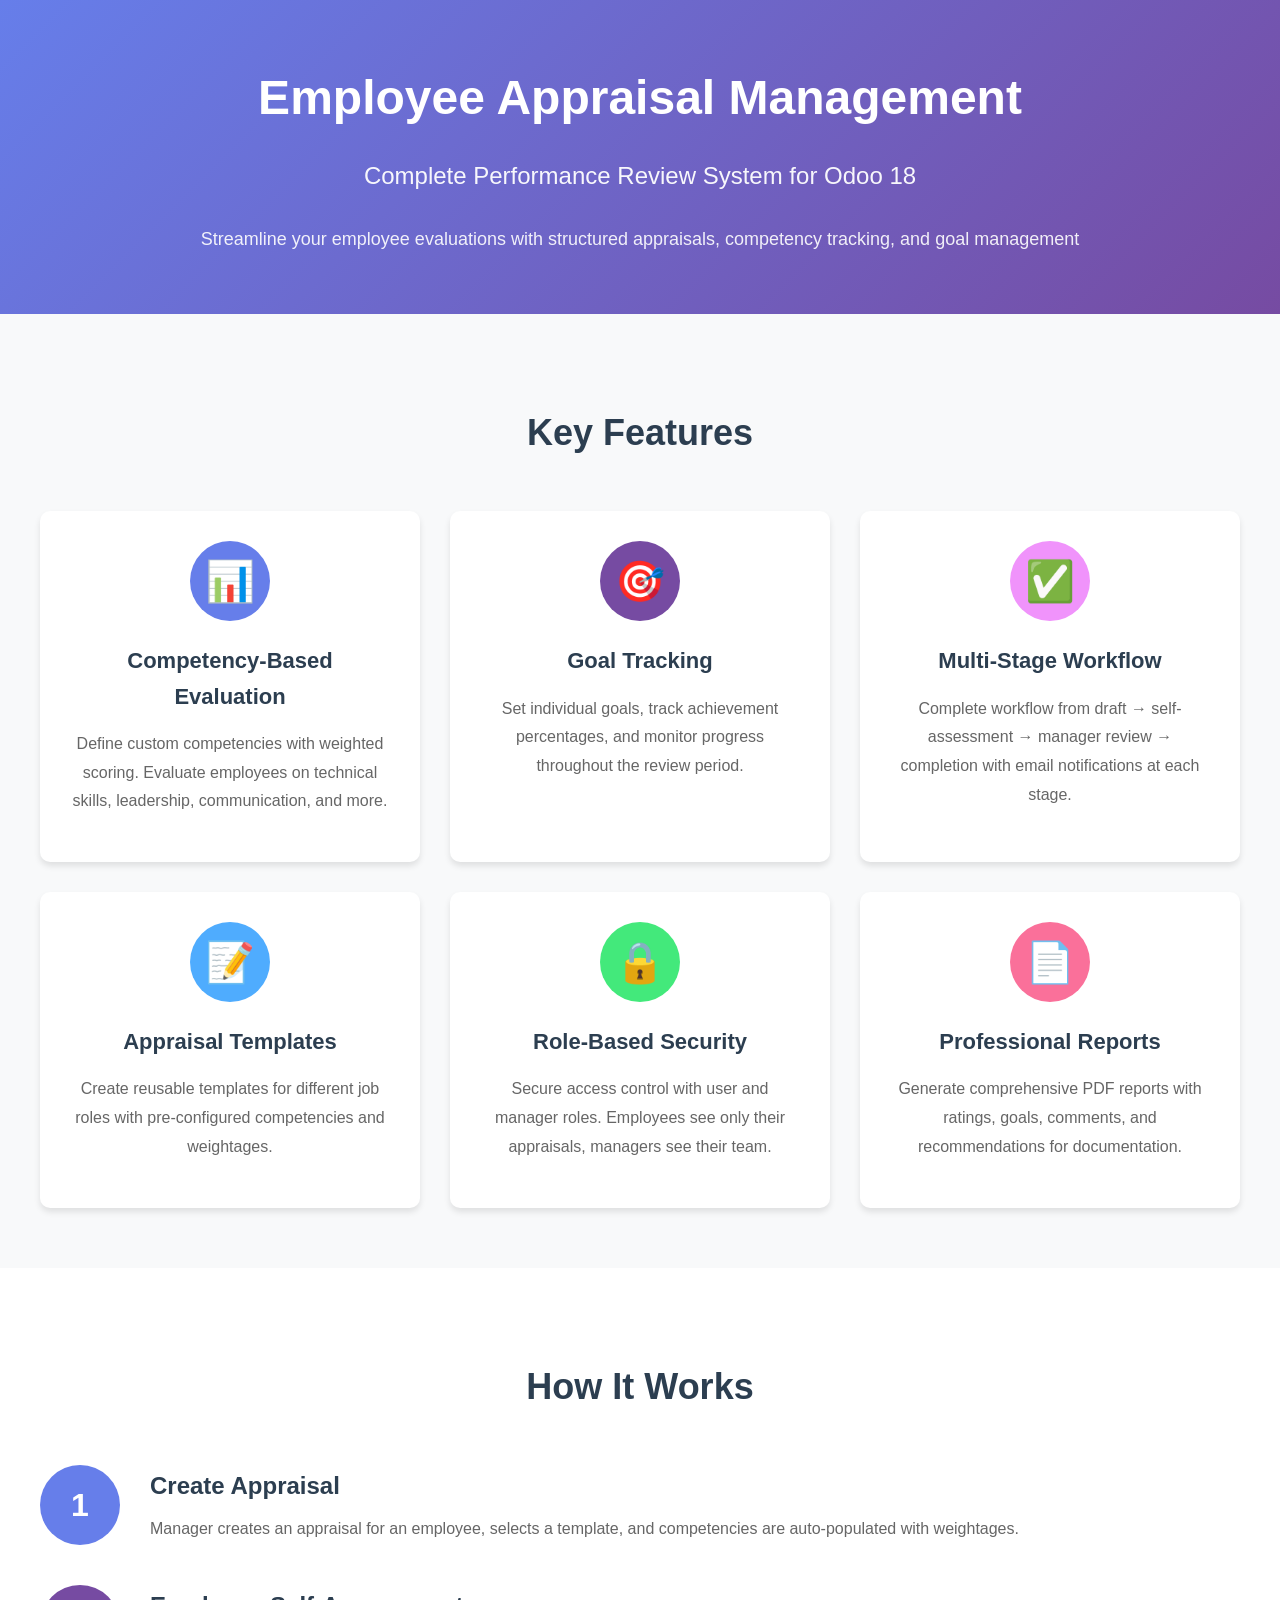
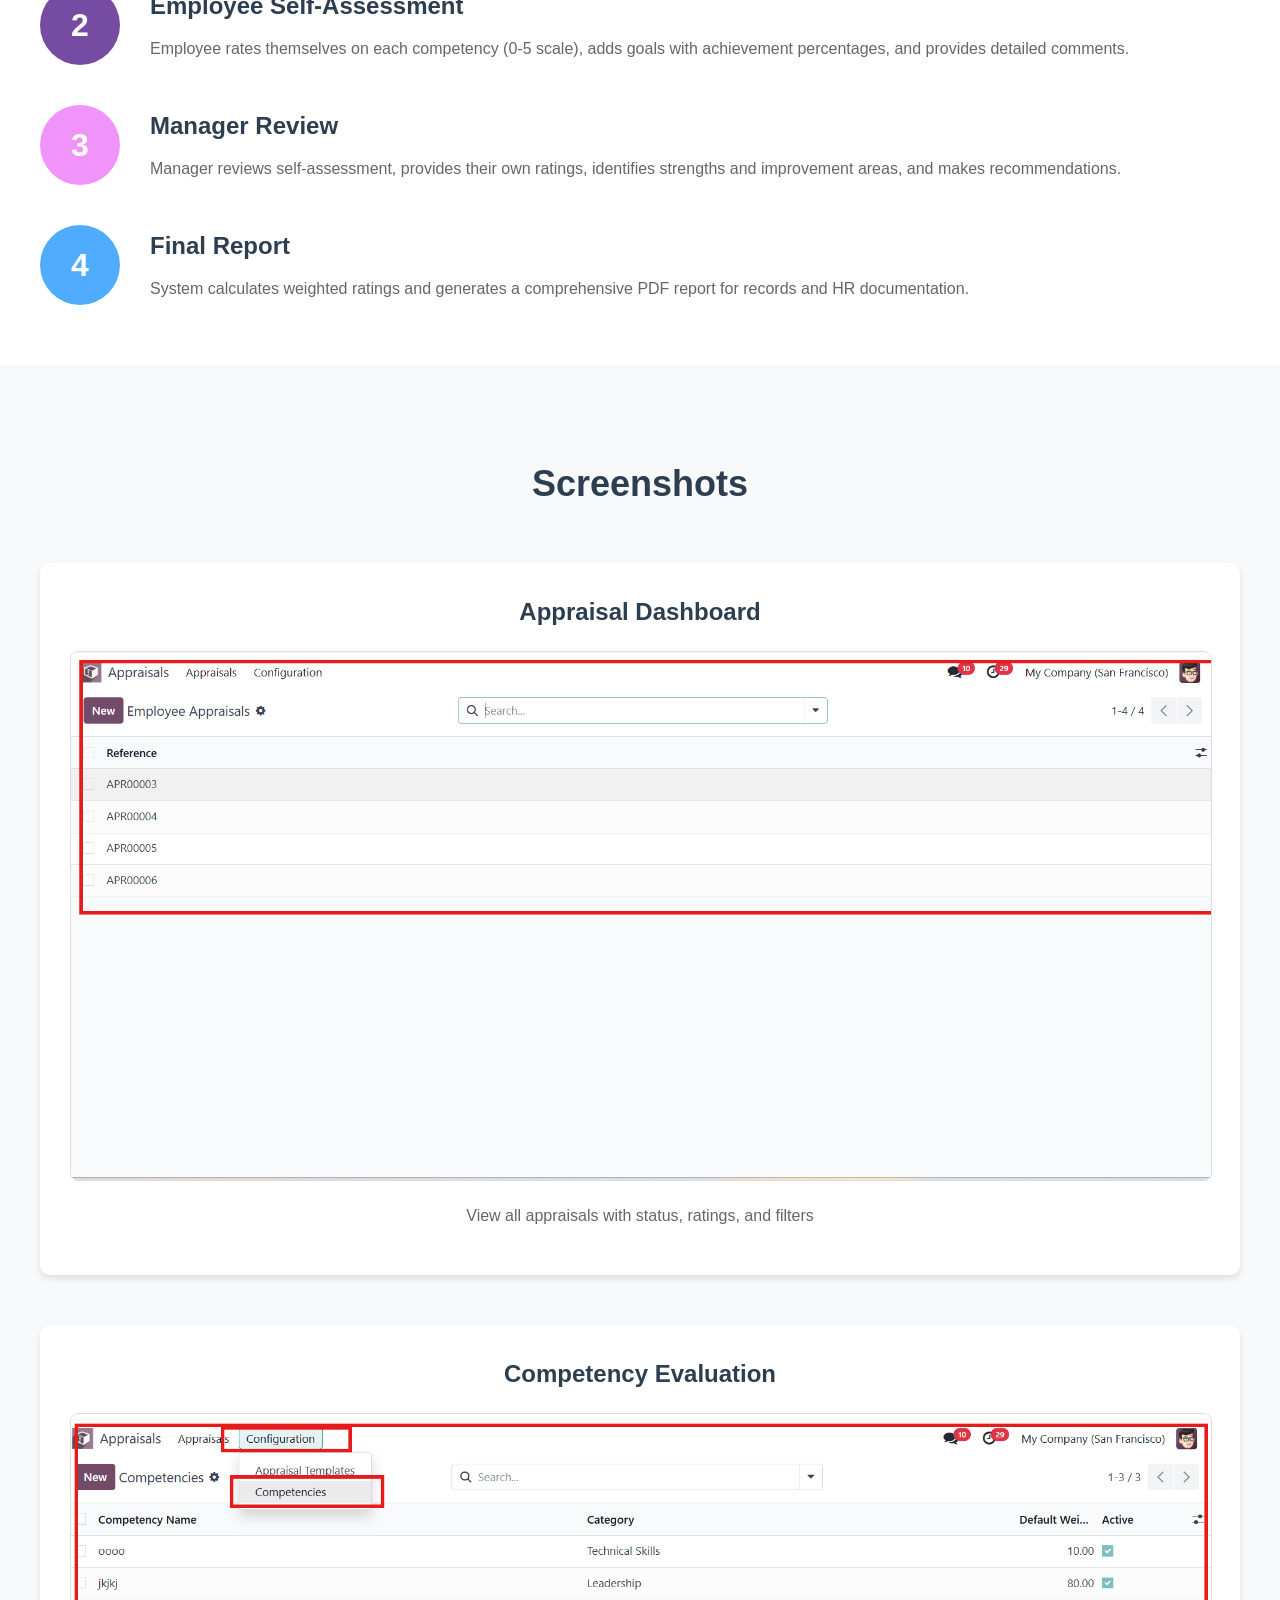
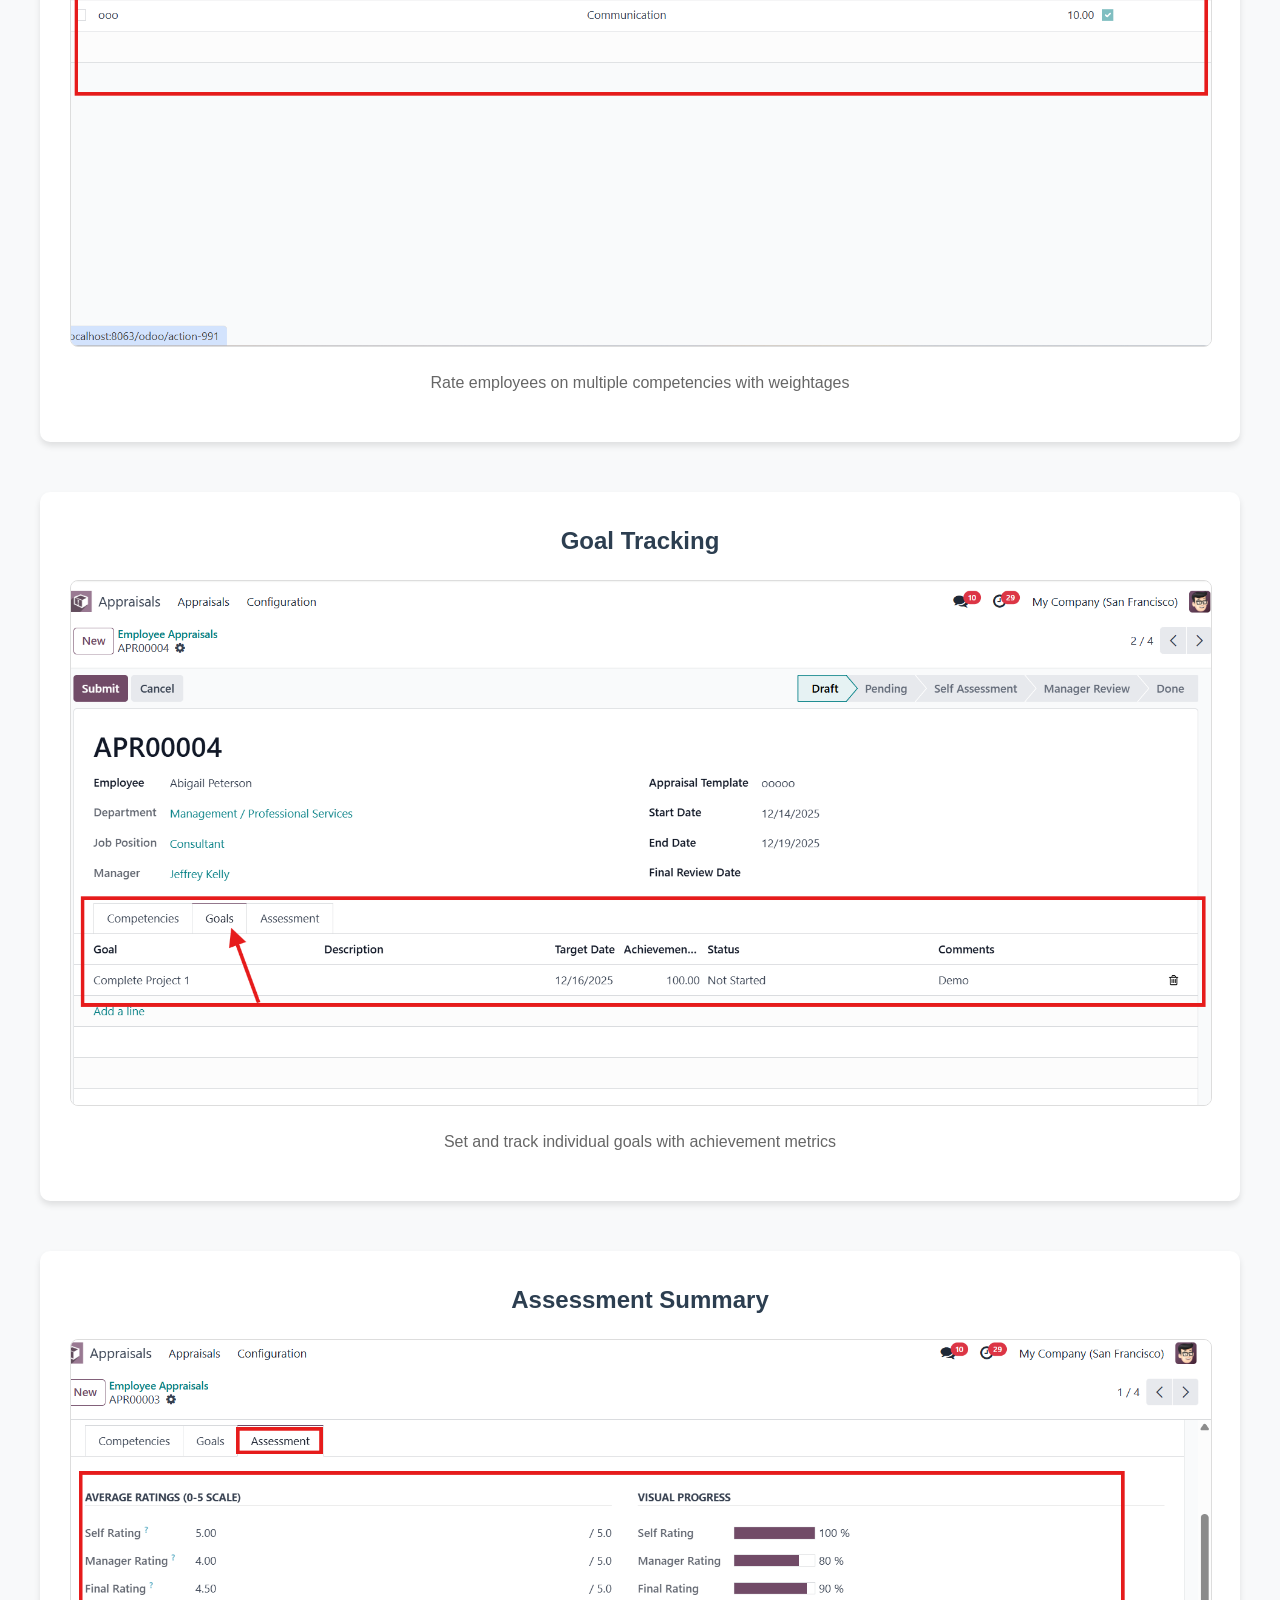
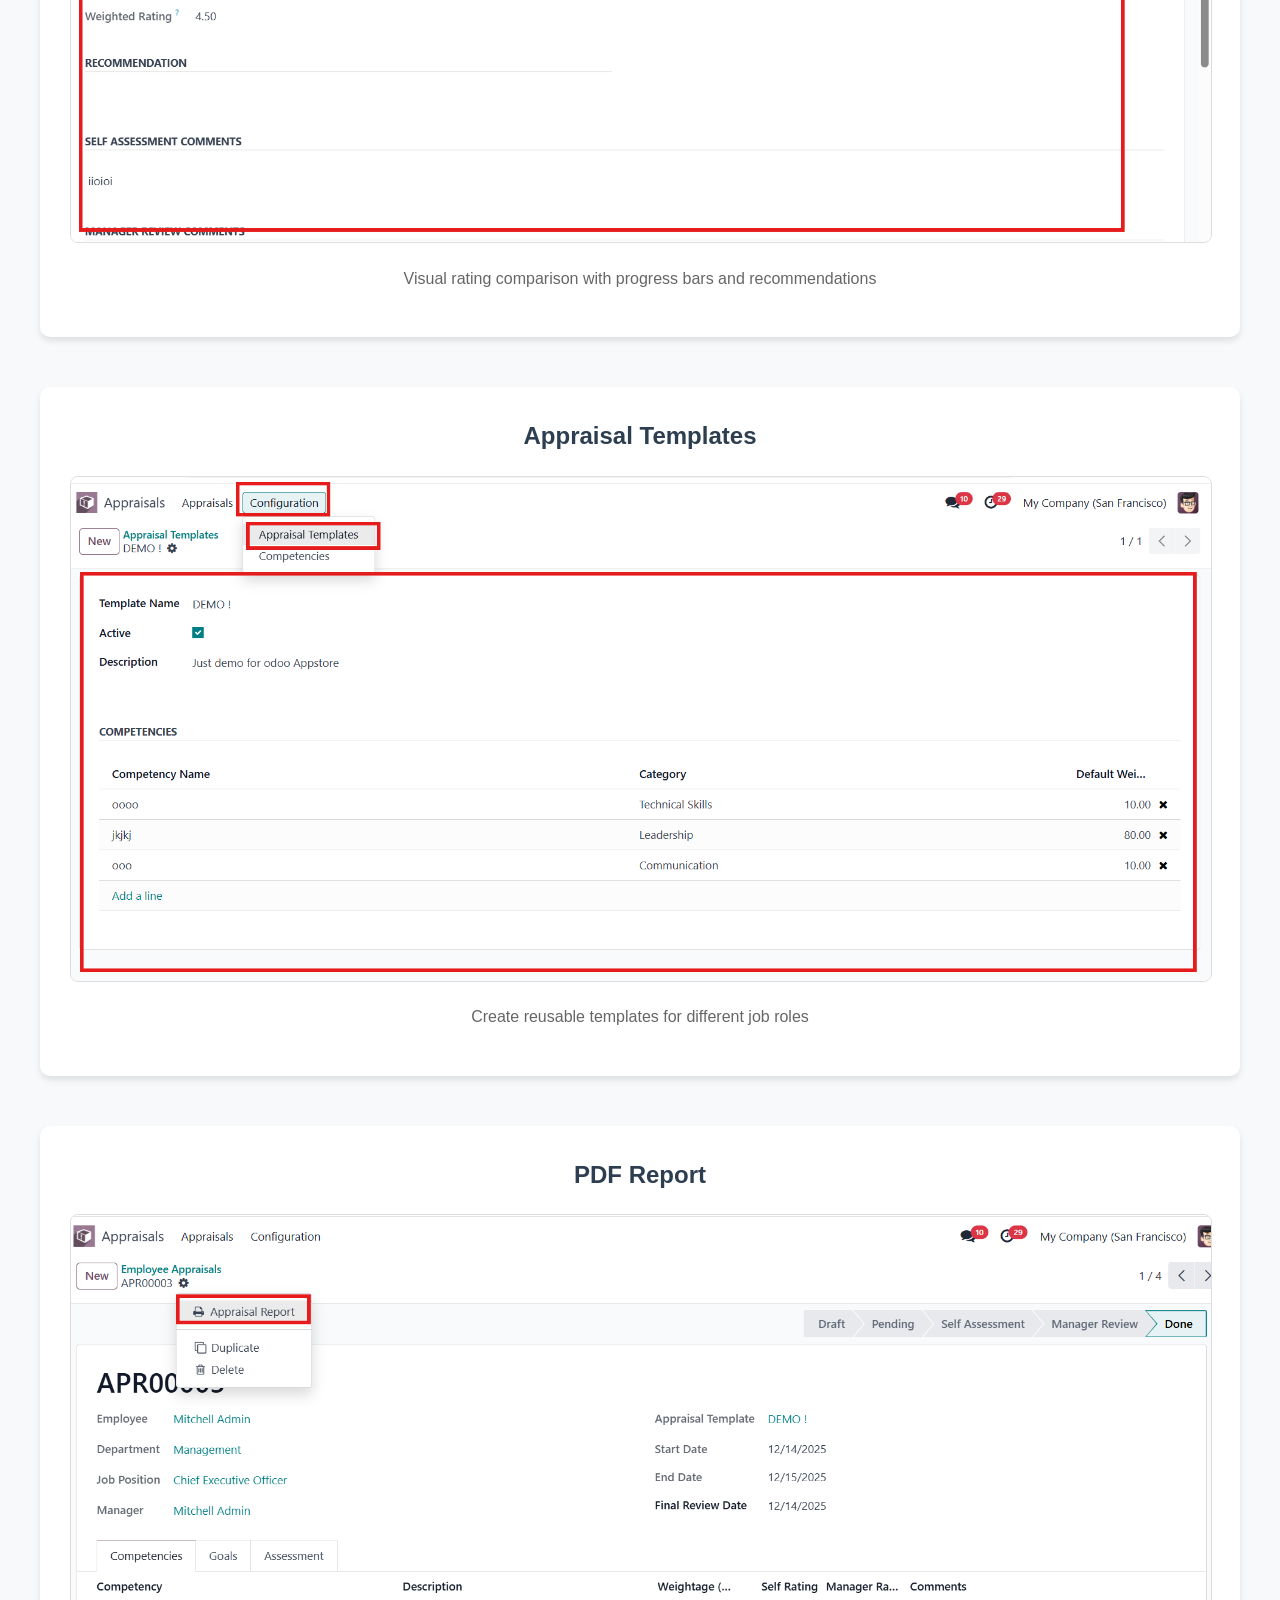
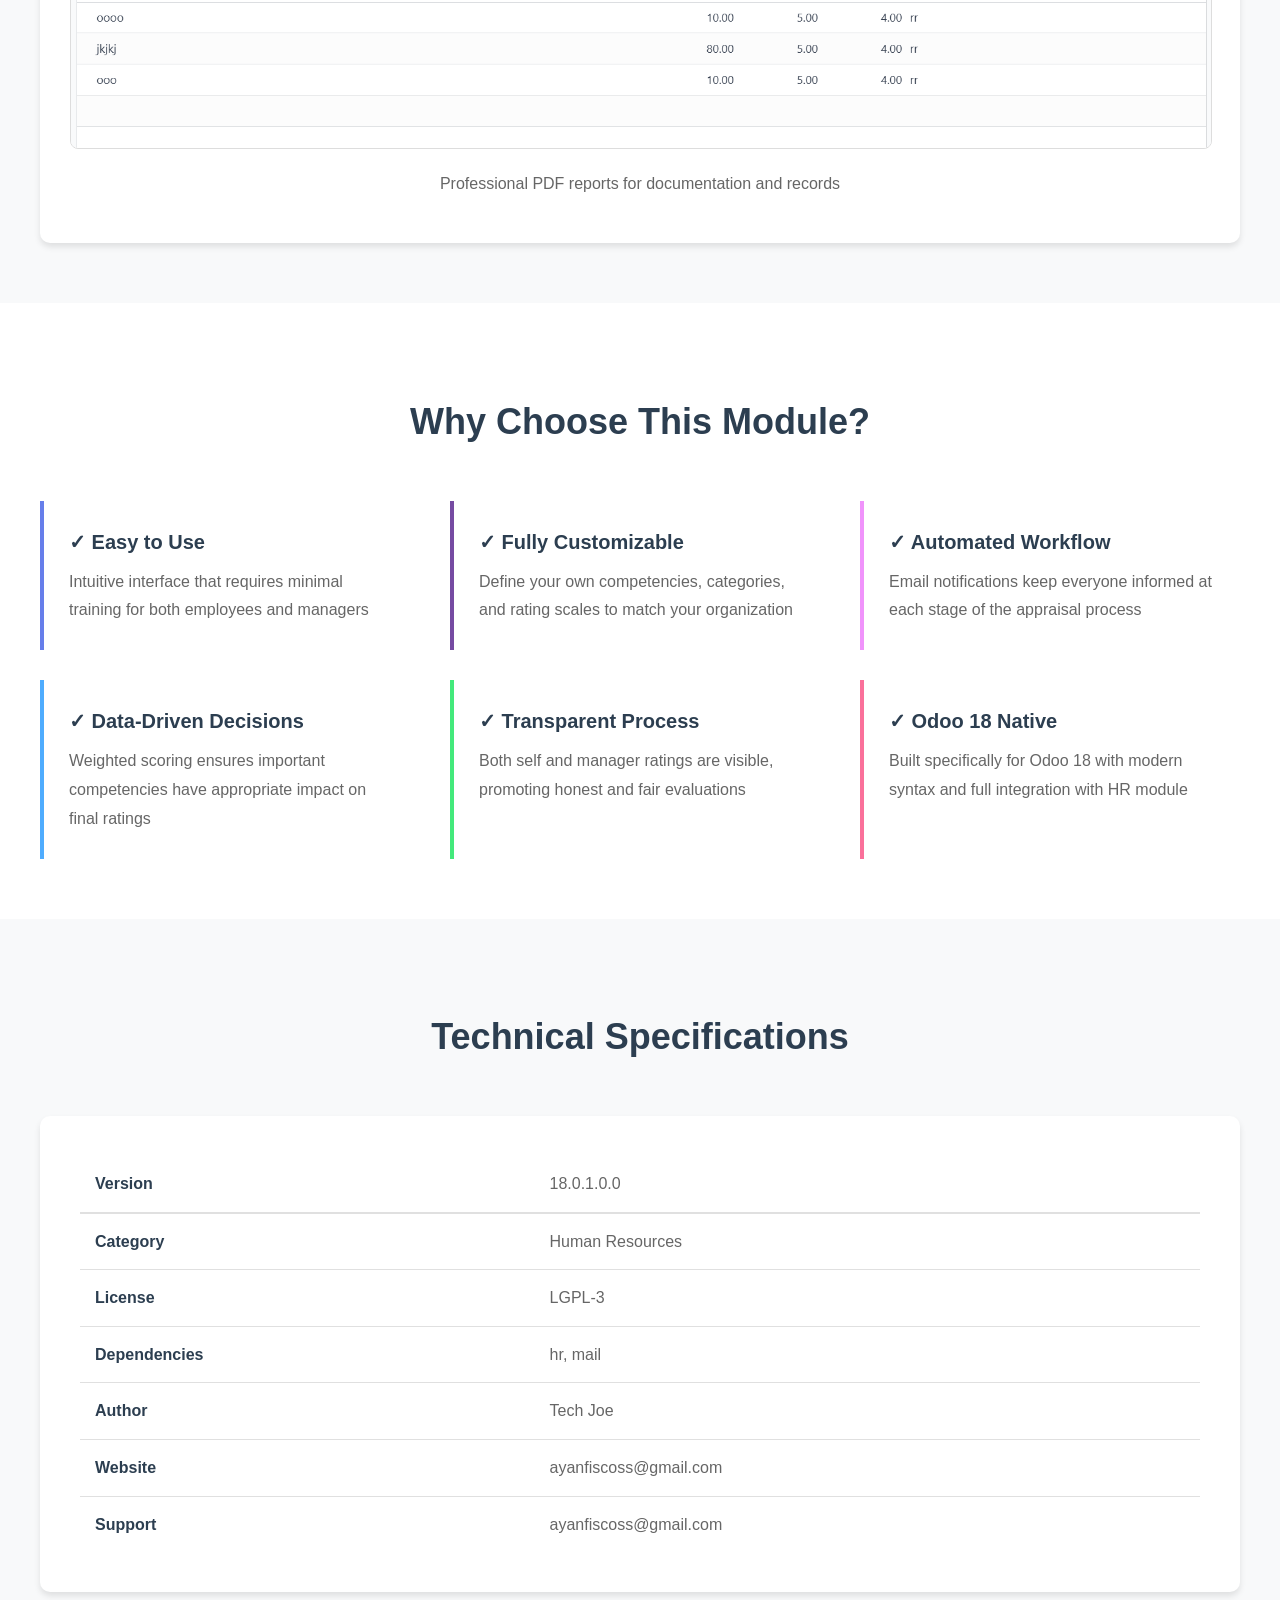
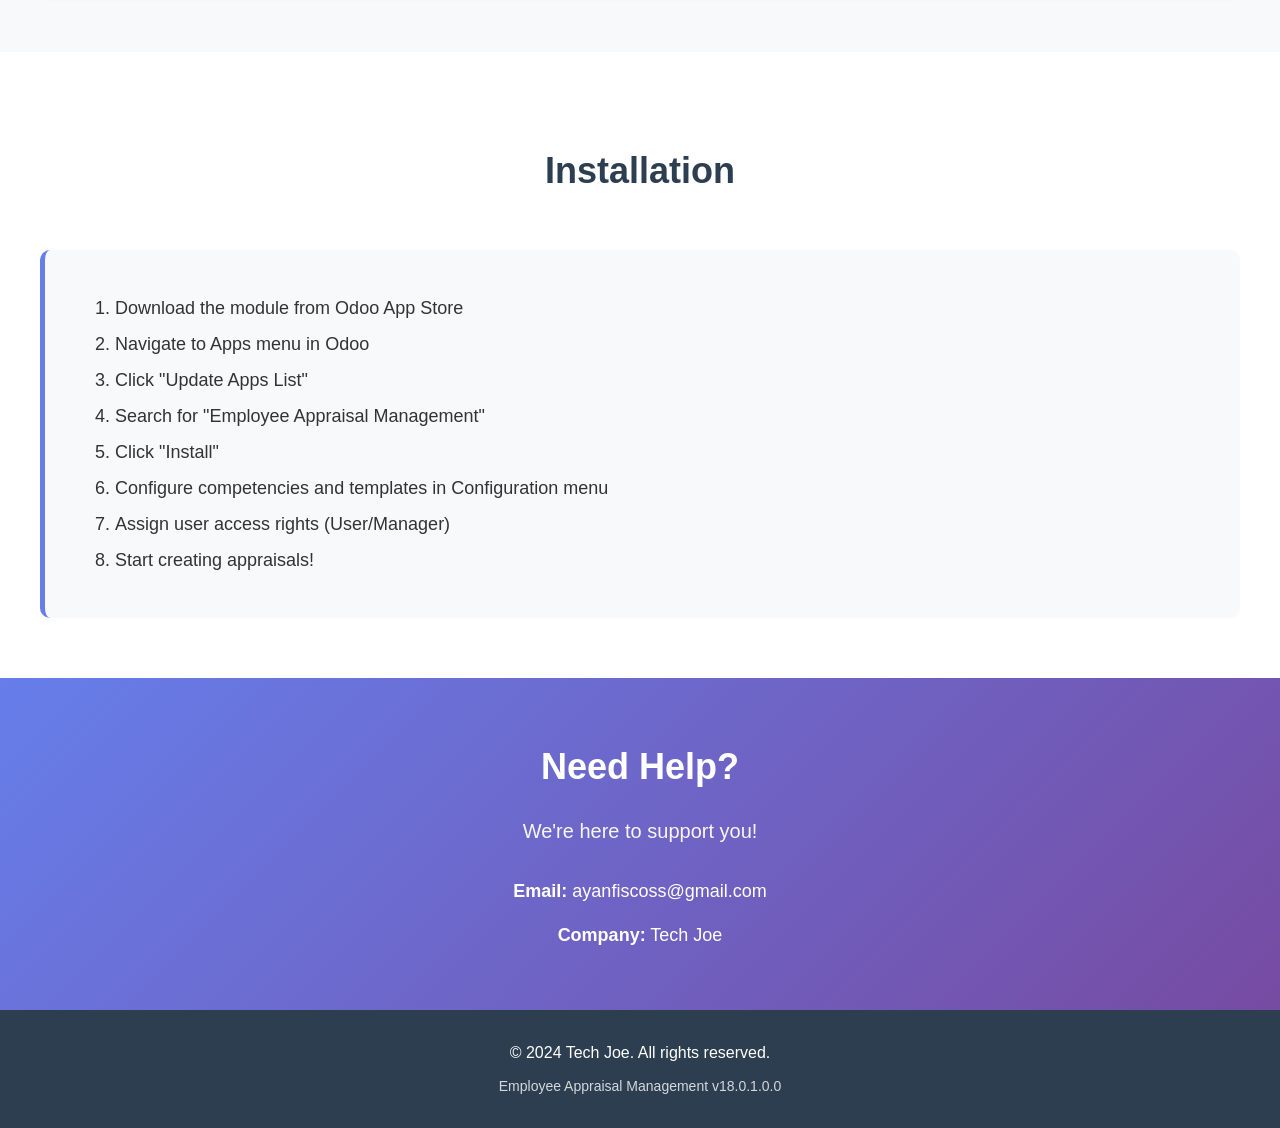
<file: employee_appraisal/static/description/index.html>
<!DOCTYPE html>
<html lang="en">
<head>
    <meta charset="UTF-8">
    <meta name="viewport" content="width=device-width, initial-scale=1.0">
    <title>Employee Appraisal Management</title>
</head>
<body style="font-family: 'Segoe UI', Tahoma, Geneva, Verdana, sans-serif; line-height: 1.6; color: #333; margin: 0; padding: 0;">

<!-- Hero Section -->
<section
        style="background: linear-gradient(135deg, #667eea 0%, #764ba2 100%); color: white; padding: 60px 20px; text-align: center;">
    <h1 style="font-size: 48px; margin: 0 0 20px 0; font-weight: 700;">Employee Appraisal Management</h1>
    <p style="font-size: 24px; margin: 0 0 30px 0; opacity: 0.95;">Complete Performance Review System for Odoo 18</p>
    <p style="font-size: 18px; margin: 0; opacity: 0.9;">Streamline your employee evaluations with structured
        appraisals, competency tracking, and goal management</p>
</section>

<!-- Key Features -->
<section style="padding: 60px 20px; background-color: #f8f9fa;">
    <div style="max-width: 1200px; margin: 0 auto;">
        <h2 style="text-align: center; font-size: 36px; margin-bottom: 50px; color: #2c3e50;">Key Features</h2>

        <div style="display: flex; flex-wrap: wrap; gap: 30px; justify-content: center;">
            <!-- Feature 1 -->
            <div style="flex: 1 1 300px; background: white; padding: 30px; border-radius: 10px; box-shadow: 0 4px 6px rgba(0,0,0,0.1); text-align: center;">
                <div style="width: 80px; height: 80px; background: #667eea; border-radius: 50%; margin: 0 auto 20px; display: flex; align-items: center; justify-content: center; font-size: 40px;">
                    📊
                </div>
                <h3 style="font-size: 22px; margin-bottom: 15px; color: #2c3e50;">Competency-Based Evaluation</h3>
                <p style="color: #666; font-size: 16px; line-height: 1.8;">Define custom competencies with weighted
                    scoring. Evaluate employees on technical skills, leadership, communication, and more.</p>
            </div>

            <!-- Feature 2 -->
            <div style="flex: 1 1 300px; background: white; padding: 30px; border-radius: 10px; box-shadow: 0 4px 6px rgba(0,0,0,0.1); text-align: center;">
                <div style="width: 80px; height: 80px; background: #764ba2; border-radius: 50%; margin: 0 auto 20px; display: flex; align-items: center; justify-content: center; font-size: 40px;">
                    🎯
                </div>
                <h3 style="font-size: 22px; margin-bottom: 15px; color: #2c3e50;">Goal Tracking</h3>
                <p style="color: #666; font-size: 16px; line-height: 1.8;">Set individual goals, track achievement
                    percentages, and monitor progress throughout the review period.</p>
            </div>

            <!-- Feature 3 -->
            <div style="flex: 1 1 300px; background: white; padding: 30px; border-radius: 10px; box-shadow: 0 4px 6px rgba(0,0,0,0.1); text-align: center;">
                <div style="width: 80px; height: 80px; background: #f093fb; border-radius: 50%; margin: 0 auto 20px; display: flex; align-items: center; justify-content: center; font-size: 40px;">
                    ✅
                </div>
                <h3 style="font-size: 22px; margin-bottom: 15px; color: #2c3e50;">Multi-Stage Workflow</h3>
                <p style="color: #666; font-size: 16px; line-height: 1.8;">Complete workflow from draft →
                    self-assessment → manager review → completion with email notifications at each stage.</p>
            </div>

            <!-- Feature 4 -->
            <div style="flex: 1 1 300px; background: white; padding: 30px; border-radius: 10px; box-shadow: 0 4px 6px rgba(0,0,0,0.1); text-align: center;">
                <div style="width: 80px; height: 80px; background: #4facfe; border-radius: 50%; margin: 0 auto 20px; display: flex; align-items: center; justify-content: center; font-size: 40px;">
                    📝
                </div>
                <h3 style="font-size: 22px; margin-bottom: 15px; color: #2c3e50;">Appraisal Templates</h3>
                <p style="color: #666; font-size: 16px; line-height: 1.8;">Create reusable templates for different job
                    roles with pre-configured competencies and weightages.</p>
            </div>

            <!-- Feature 5 -->
            <div style="flex: 1 1 300px; background: white; padding: 30px; border-radius: 10px; box-shadow: 0 4px 6px rgba(0,0,0,0.1); text-align: center;">
                <div style="width: 80px; height: 80px; background: #43e97b; border-radius: 50%; margin: 0 auto 20px; display: flex; align-items: center; justify-content: center; font-size: 40px;">
                    🔒
                </div>
                <h3 style="font-size: 22px; margin-bottom: 15px; color: #2c3e50;">Role-Based Security</h3>
                <p style="color: #666; font-size: 16px; line-height: 1.8;">Secure access control with user and manager
                    roles. Employees see only their appraisals, managers see their team.</p>
            </div>

            <!-- Feature 6 -->
            <div style="flex: 1 1 300px; background: white; padding: 30px; border-radius: 10px; box-shadow: 0 4px 6px rgba(0,0,0,0.1); text-align: center;">
                <div style="width: 80px; height: 80px; background: #fa709a; border-radius: 50%; margin: 0 auto 20px; display: flex; align-items: center; justify-content: center; font-size: 40px;">
                    📄
                </div>
                <h3 style="font-size: 22px; margin-bottom: 15px; color: #2c3e50;">Professional Reports</h3>
                <p style="color: #666; font-size: 16px; line-height: 1.8;">Generate comprehensive PDF reports with
                    ratings, goals, comments, and recommendations for documentation.</p>
            </div>
        </div>
    </div>
</section>

<!-- How It Works -->
<section style="padding: 60px 20px; background-color: white;">
    <div style="max-width: 1200px; margin: 0 auto;">
        <h2 style="text-align: center; font-size: 36px; margin-bottom: 50px; color: #2c3e50;">How It Works</h2>

        <div style="display: flex; flex-direction: column; gap: 40px;">
            <!-- Step 1 -->
            <div style="display: flex; align-items: center; gap: 30px; flex-wrap: wrap;">
                <div style="flex: 0 0 80px; width: 80px; height: 80px; background: #667eea; color: white; border-radius: 50%; display: flex; align-items: center; justify-content: center; font-size: 32px; font-weight: bold;">
                    1
                </div>
                <div style="flex: 1 1 300px;">
                    <h3 style="font-size: 24px; margin: 0 0 10px 0; color: #2c3e50;">Create Appraisal</h3>
                    <p style="color: #666; font-size: 16px; margin: 0; line-height: 1.8;">Manager creates an appraisal
                        for an employee, selects a template, and competencies are auto-populated with weightages.</p>
                </div>
            </div>

            <!-- Step 2 -->
            <div style="display: flex; align-items: center; gap: 30px; flex-wrap: wrap;">
                <div style="flex: 0 0 80px; width: 80px; height: 80px; background: #764ba2; color: white; border-radius: 50%; display: flex; align-items: center; justify-content: center; font-size: 32px; font-weight: bold;">
                    2
                </div>
                <div style="flex: 1 1 300px;">
                    <h3 style="font-size: 24px; margin: 0 0 10px 0; color: #2c3e50;">Employee Self-Assessment</h3>
                    <p style="color: #666; font-size: 16px; margin: 0; line-height: 1.8;">Employee rates themselves on
                        each competency (0-5 scale), adds goals with achievement percentages, and provides detailed
                        comments.</p>
                </div>
            </div>

            <!-- Step 3 -->
            <div style="display: flex; align-items: center; gap: 30px; flex-wrap: wrap;">
                <div style="flex: 0 0 80px; width: 80px; height: 80px; background: #f093fb; color: white; border-radius: 50%; display: flex; align-items: center; justify-content: center; font-size: 32px; font-weight: bold;">
                    3
                </div>
                <div style="flex: 1 1 300px;">
                    <h3 style="font-size: 24px; margin: 0 0 10px 0; color: #2c3e50;">Manager Review</h3>
                    <p style="color: #666; font-size: 16px; margin: 0; line-height: 1.8;">Manager reviews
                        self-assessment, provides their own ratings, identifies strengths and improvement areas, and
                        makes recommendations.</p>
                </div>
            </div>

            <!-- Step 4 -->
            <div style="display: flex; align-items: center; gap: 30px; flex-wrap: wrap;">
                <div style="flex: 0 0 80px; width: 80px; height: 80px; background: #4facfe; color: white; border-radius: 50%; display: flex; align-items: center; justify-content: center; font-size: 32px; font-weight: bold;">
                    4
                </div>
                <div style="flex: 1 1 300px;">
                    <h3 style="font-size: 24px; margin: 0 0 10px 0; color: #2c3e50;">Final Report</h3>
                    <p style="color: #666; font-size: 16px; margin: 0; line-height: 1.8;">System calculates weighted
                        ratings and generates a comprehensive PDF report for records and HR documentation.</p>
                </div>
            </div>
        </div>
    </div>
</section>

<!-- Screenshots -->
<section style="padding: 60px 20px; background-color: #f8f9fa;">
    <div style="max-width: 1200px; margin: 0 auto;">
        <h2 style="text-align: center; font-size: 36px; margin-bottom: 50px; color: #2c3e50;">Screenshots</h2>

        <div style="display: flex; flex-direction: column; gap: 50px;">
            <!-- Screenshot 1 -->
            <div style="background: white; padding: 30px; border-radius: 10px; box-shadow: 0 4px 6px rgba(0,0,0,0.1);">
                <h3 style="font-size: 24px; margin: 0 0 20px 0; color: #2c3e50; text-align: center;">Appraisal
                    Dashboard</h3>
                <img src="screenshot_1.png" alt="Appraisal Dashboard"
                     style="width: 100%; height: auto; border-radius: 8px; border: 1px solid #ddd;">
                <p style="text-align: center; color: #666; margin-top: 15px; font-size: 16px;">View all appraisals with
                    status, ratings, and filters</p>
            </div>

            <!-- Screenshot 2 -->
            <div style="background: white; padding: 30px; border-radius: 10px; box-shadow: 0 4px 6px rgba(0,0,0,0.1);">
                <h3 style="font-size: 24px; margin: 0 0 20px 0; color: #2c3e50; text-align: center;">Competency
                    Evaluation</h3>
                <img src="screenshot_2.png" alt="Competency Evaluation"
                     style="width: 100%; height: auto; border-radius: 8px; border: 1px solid #ddd;">
                <p style="text-align: center; color: #666; margin-top: 15px; font-size: 16px;">Rate employees on
                    multiple competencies with weightages</p>
            </div>

            <!-- Screenshot 3 -->
            <div style="background: white; padding: 30px; border-radius: 10px; box-shadow: 0 4px 6px rgba(0,0,0,0.1);">
                <h3 style="font-size: 24px; margin: 0 0 20px 0; color: #2c3e50; text-align: center;">Goal Tracking</h3>
                <img src="screenshot_3.png" alt="Goal Tracking"
                     style="width: 100%; height: auto; border-radius: 8px; border: 1px solid #ddd;">
                <p style="text-align: center; color: #666; margin-top: 15px; font-size: 16px;">Set and track individual
                    goals with achievement metrics</p>
            </div>

            <!-- Screenshot 4 -->
            <div style="background: white; padding: 30px; border-radius: 10px; box-shadow: 0 4px 6px rgba(0,0,0,0.1);">
                <h3 style="font-size: 24px; margin: 0 0 20px 0; color: #2c3e50; text-align: center;">Assessment
                    Summary</h3>
                <img src="screenshot_4.png" alt="Assessment Summary"
                     style="width: 100%; height: auto; border-radius: 8px; border: 1px solid #ddd;">
                <p style="text-align: center; color: #666; margin-top: 15px; font-size: 16px;">Visual rating comparison
                    with progress bars and recommendations</p>
            </div>

            <!-- Screenshot 5 -->
            <div style="background: white; padding: 30px; border-radius: 10px; box-shadow: 0 4px 6px rgba(0,0,0,0.1);">
                <h3 style="font-size: 24px; margin: 0 0 20px 0; color: #2c3e50; text-align: center;">Appraisal
                    Templates</h3>
                <img src="screenshot_5.png" alt="Appraisal Templates"
                     style="width: 100%; height: auto; border-radius: 8px; border: 1px solid #ddd;">
                <p style="text-align: center; color: #666; margin-top: 15px; font-size: 16px;">Create reusable templates
                    for different job roles</p>
            </div>

            <!-- Screenshot 6 -->
            <div style="background: white; padding: 30px; border-radius: 10px; box-shadow: 0 4px 6px rgba(0,0,0,0.1);">
                <h3 style="font-size: 24px; margin: 0 0 20px 0; color: #2c3e50; text-align: center;">PDF Report</h3>
                <img src="screenshot_6.png" alt="PDF Report"
                     style="width: 100%; height: auto; border-radius: 8px; border: 1px solid #ddd;">
                <p style="text-align: center; color: #666; margin-top: 15px; font-size: 16px;">Professional PDF reports
                    for documentation and records</p>
            </div>
        </div>
    </div>
</section>

<!-- Benefits -->
<section style="padding: 60px 20px; background-color: white;">
    <div style="max-width: 1200px; margin: 0 auto;">
        <h2 style="text-align: center; font-size: 36px; margin-bottom: 50px; color: #2c3e50;">Why Choose This
            Module?</h2>

        <div style="display: grid; grid-template-columns: repeat(auto-fit, minmax(280px, 1fr)); gap: 30px;">
            <div style="padding: 25px; border-left: 4px solid #667eea;">
                <h4 style="font-size: 20px; margin: 0 0 10px 0; color: #2c3e50;">✓ Easy to Use</h4>
                <p style="color: #666; font-size: 16px; margin: 0; line-height: 1.8;">Intuitive interface that requires
                    minimal training for both employees and managers</p>
            </div>

            <div style="padding: 25px; border-left: 4px solid #764ba2;">
                <h4 style="font-size: 20px; margin: 0 0 10px 0; color: #2c3e50;">✓ Fully Customizable</h4>
                <p style="color: #666; font-size: 16px; margin: 0; line-height: 1.8;">Define your own competencies,
                    categories, and rating scales to match your organization</p>
            </div>

            <div style="padding: 25px; border-left: 4px solid #f093fb;">
                <h4 style="font-size: 20px; margin: 0 0 10px 0; color: #2c3e50;">✓ Automated Workflow</h4>
                <p style="color: #666; font-size: 16px; margin: 0; line-height: 1.8;">Email notifications keep everyone
                    informed at each stage of the appraisal process</p>
            </div>

            <div style="padding: 25px; border-left: 4px solid #4facfe;">
                <h4 style="font-size: 20px; margin: 0 0 10px 0; color: #2c3e50;">✓ Data-Driven Decisions</h4>
                <p style="color: #666; font-size: 16px; margin: 0; line-height: 1.8;">Weighted scoring ensures important
                    competencies have appropriate impact on final ratings</p>
            </div>

            <div style="padding: 25px; border-left: 4px solid #43e97b;">
                <h4 style="font-size: 20px; margin: 0 0 10px 0; color: #2c3e50;">✓ Transparent Process</h4>
                <p style="color: #666; font-size: 16px; margin: 0; line-height: 1.8;">Both self and manager ratings are
                    visible, promoting honest and fair evaluations</p>
            </div>

            <div style="padding: 25px; border-left: 4px solid #fa709a;">
                <h4 style="font-size: 20px; margin: 0 0 10px 0; color: #2c3e50;">✓ Odoo 18 Native</h4>
                <p style="color: #666; font-size: 16px; margin: 0; line-height: 1.8;">Built specifically for Odoo 18
                    with modern syntax and full integration with HR module</p>
            </div>
        </div>
    </div>
</section>

<!-- Technical Specifications -->
<section style="padding: 60px 20px; background-color: #f8f9fa;">
    <div style="max-width: 1200px; margin: 0 auto;">
        <h2 style="text-align: center; font-size: 36px; margin-bottom: 50px; color: #2c3e50;">Technical
            Specifications</h2>

        <div style="background: white; padding: 40px; border-radius: 10px; box-shadow: 0 4px 6px rgba(0,0,0,0.1);">
            <table style="width: 100%; border-collapse: collapse;">
                <tr style="border-bottom: 2px solid #e0e0e0;">
                    <td style="padding: 15px; font-weight: bold; color: #2c3e50; font-size: 16px;">Version</td>
                    <td style="padding: 15px; color: #666; font-size: 16px;">18.0.1.0.0</td>
                </tr>
                <tr style="border-bottom: 1px solid #e0e0e0;">
                    <td style="padding: 15px; font-weight: bold; color: #2c3e50; font-size: 16px;">Category</td>
                    <td style="padding: 15px; color: #666; font-size: 16px;">Human Resources</td>
                </tr>
                <tr style="border-bottom: 1px solid #e0e0e0;">
                    <td style="padding: 15px; font-weight: bold; color: #2c3e50; font-size: 16px;">License</td>
                    <td style="padding: 15px; color: #666; font-size: 16px;">LGPL-3</td>
                </tr>
                <tr style="border-bottom: 1px solid #e0e0e0;">
                    <td style="padding: 15px; font-weight: bold; color: #2c3e50; font-size: 16px;">Dependencies</td>
                    <td style="padding: 15px; color: #666; font-size: 16px;">hr, mail</td>
                </tr>
                <tr style="border-bottom: 1px solid #e0e0e0;">
                    <td style="padding: 15px; font-weight: bold; color: #2c3e50; font-size: 16px;">Author</td>
                    <td style="padding: 15px; color: #666; font-size: 16px;">Tech Joe</td>
                </tr>
                <tr style="border-bottom: 1px solid #e0e0e0;">
                    <td style="padding: 15px; font-weight: bold; color: #2c3e50; font-size: 16px;">Website</td>
                    <td style="padding: 15px; color: #666; font-size: 16px;">ayanfiscoss@gmail.com</td>
                </tr>
                <tr>
                    <td style="padding: 15px; font-weight: bold; color: #2c3e50; font-size: 16px;">Support</td>
                    <td style="padding: 15px; color: #666; font-size: 16px;">ayanfiscoss@gmail.com</td>
                </tr>
            </table>
        </div>
    </div>
</section>

<!-- Installation -->
<section style="padding: 60px 20px; background-color: white;">
    <div style="max-width: 1200px; margin: 0 auto;">
        <h2 style="text-align: center; font-size: 36px; margin-bottom: 50px; color: #2c3e50;">Installation</h2>

        <div style="background: #f8f9fa; padding: 40px; border-radius: 10px; border-left: 5px solid #667eea;">
            <ol style="font-size: 18px; line-height: 2; color: #333; margin: 0; padding-left: 30px;">
                <li>Download the module from Odoo App Store</li>
                <li>Navigate to Apps menu in Odoo</li>
                <li>Click "Update Apps List"</li>
                <li>Search for "Employee Appraisal Management"</li>
                <li>Click "Install"</li>
                <li>Configure competencies and templates in Configuration menu</li>
                <li>Assign user access rights (User/Manager)</li>
                <li>Start creating appraisals!</li>
            </ol>
        </div>
    </div>
</section>

<!-- Support -->
<section
        style="padding: 60px 20px; background: linear-gradient(135deg, #667eea 0%, #764ba2 100%); color: white; text-align: center;">
    <div style="max-width: 1200px; margin: 0 auto;">
        <h2 style="font-size: 36px; margin: 0 0 20px 0;">Need Help?</h2>
        <p style="font-size: 20px; margin: 0 0 30px 0; opacity: 0.95;">We're here to support you!</p>
        <p style="font-size: 18px; margin: 0 0 15px 0;">
            <strong>Email:</strong> ayanfiscoss@gmail.com
        </p>
        <p style="font-size: 18px; margin: 0;">
            <strong>Company:</strong> Tech Joe
        </p>
    </div>
</section>

<!-- Footer -->
<section style="padding: 30px 20px; background-color: #2c3e50; color: white; text-align: center;">
    <p style="margin: 0; font-size: 16px;">© 2024 Tech Joe. All rights reserved.</p>
    <p style="margin: 10px 0 0 0; font-size: 14px; opacity: 0.8;">Employee Appraisal Management v18.0.1.0.0</p>
</section>

</body>
</html>
</file>
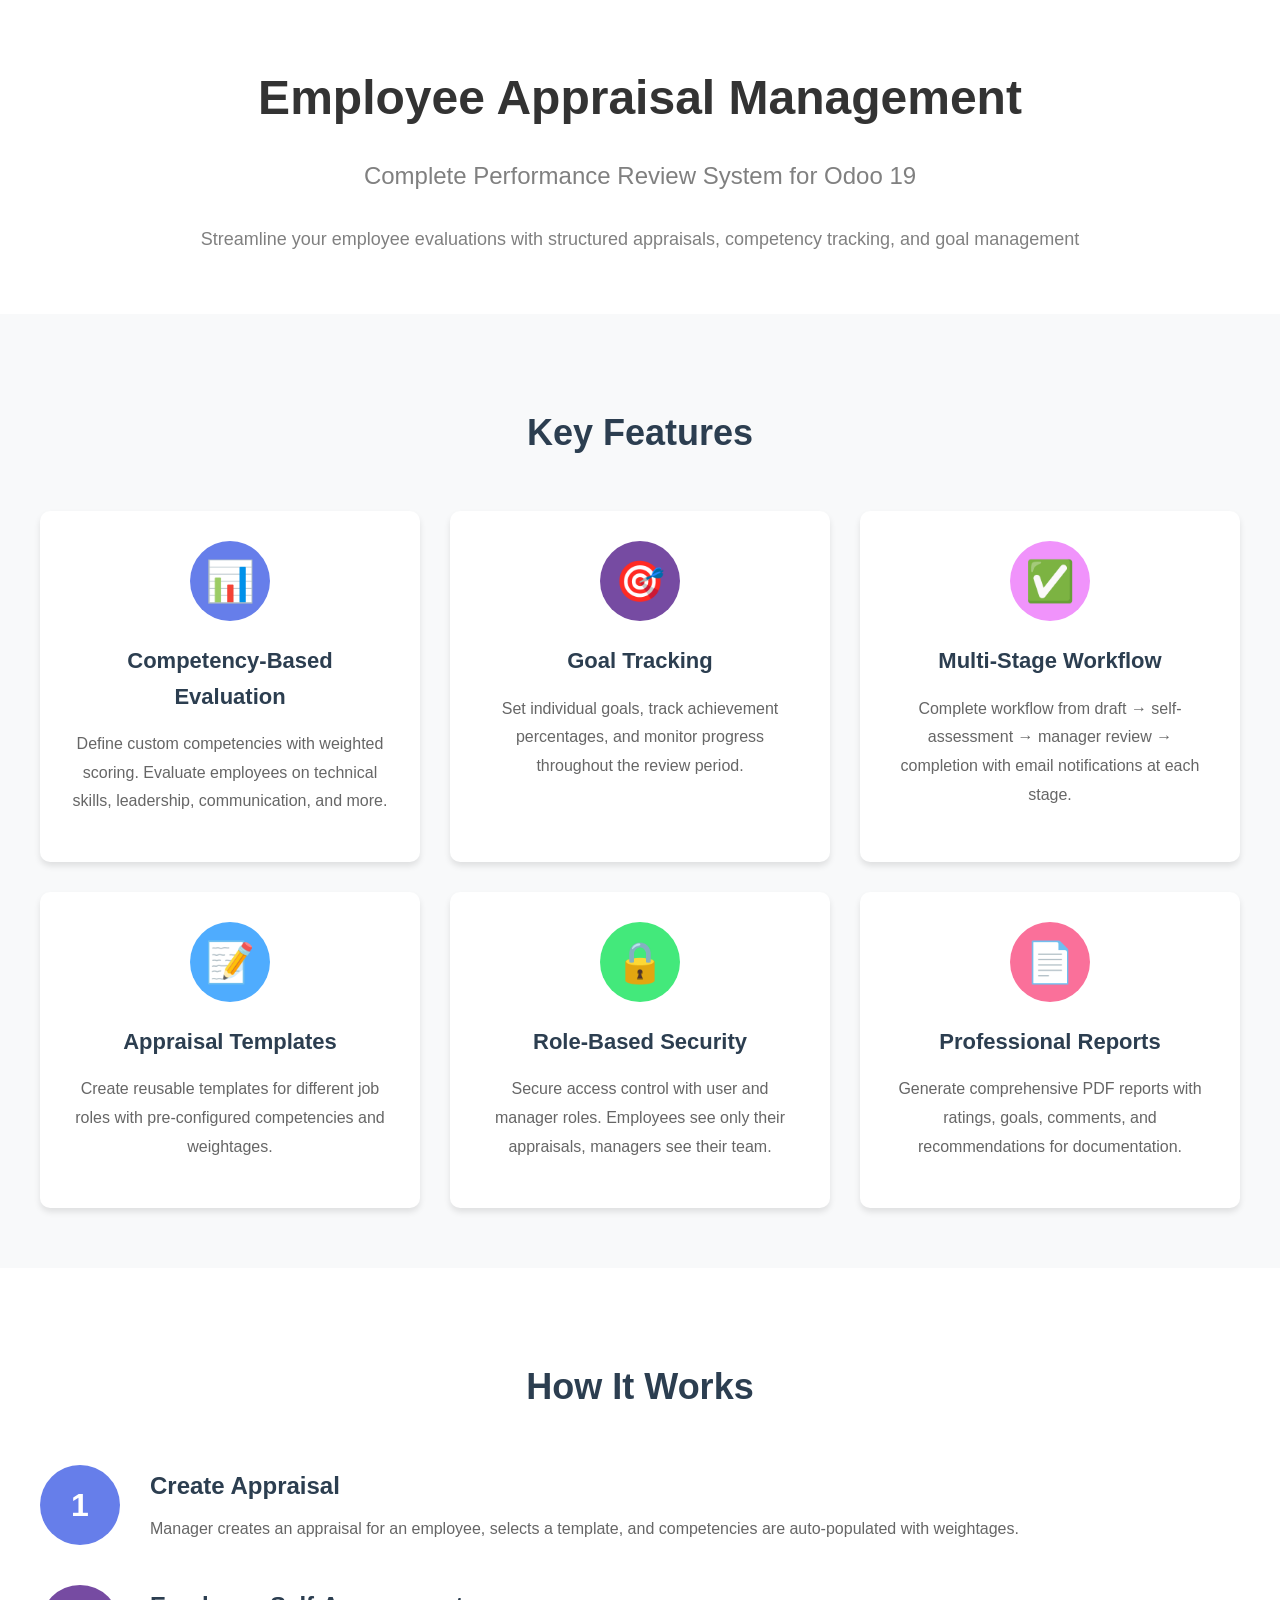
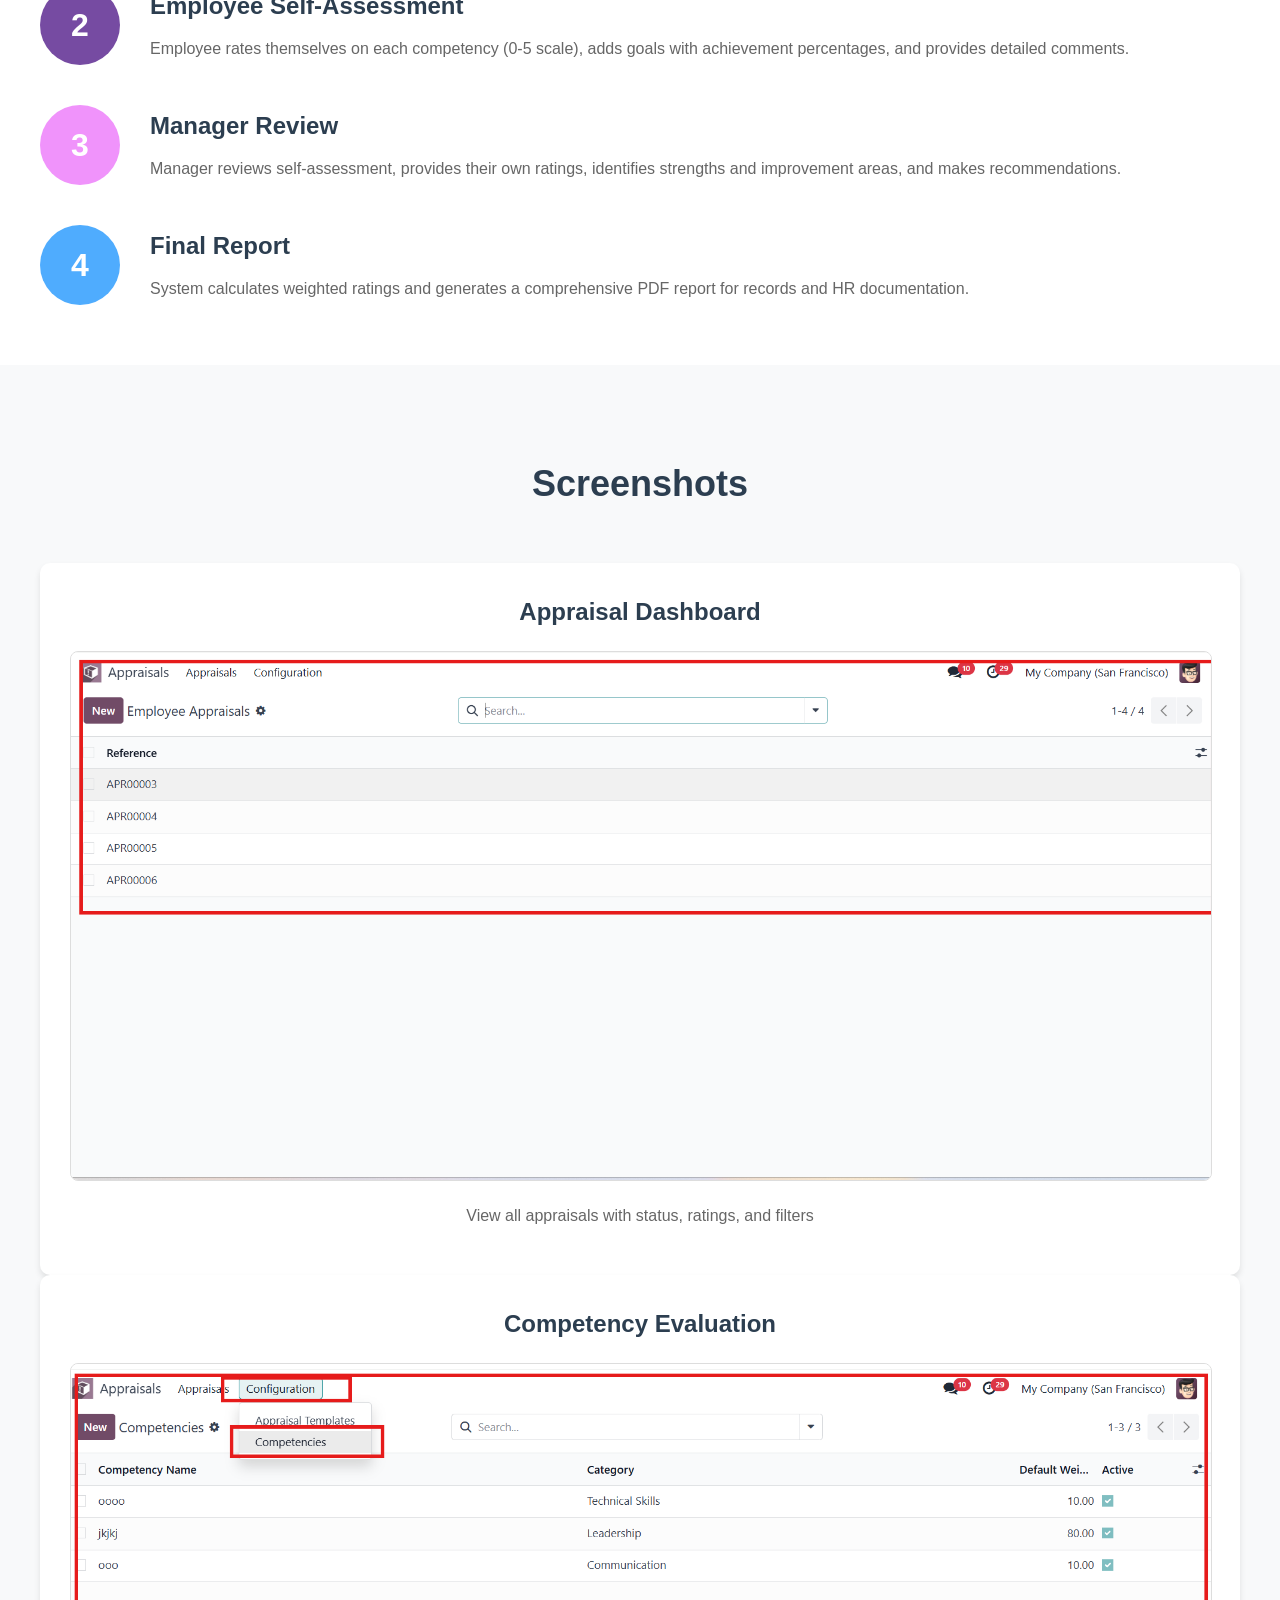
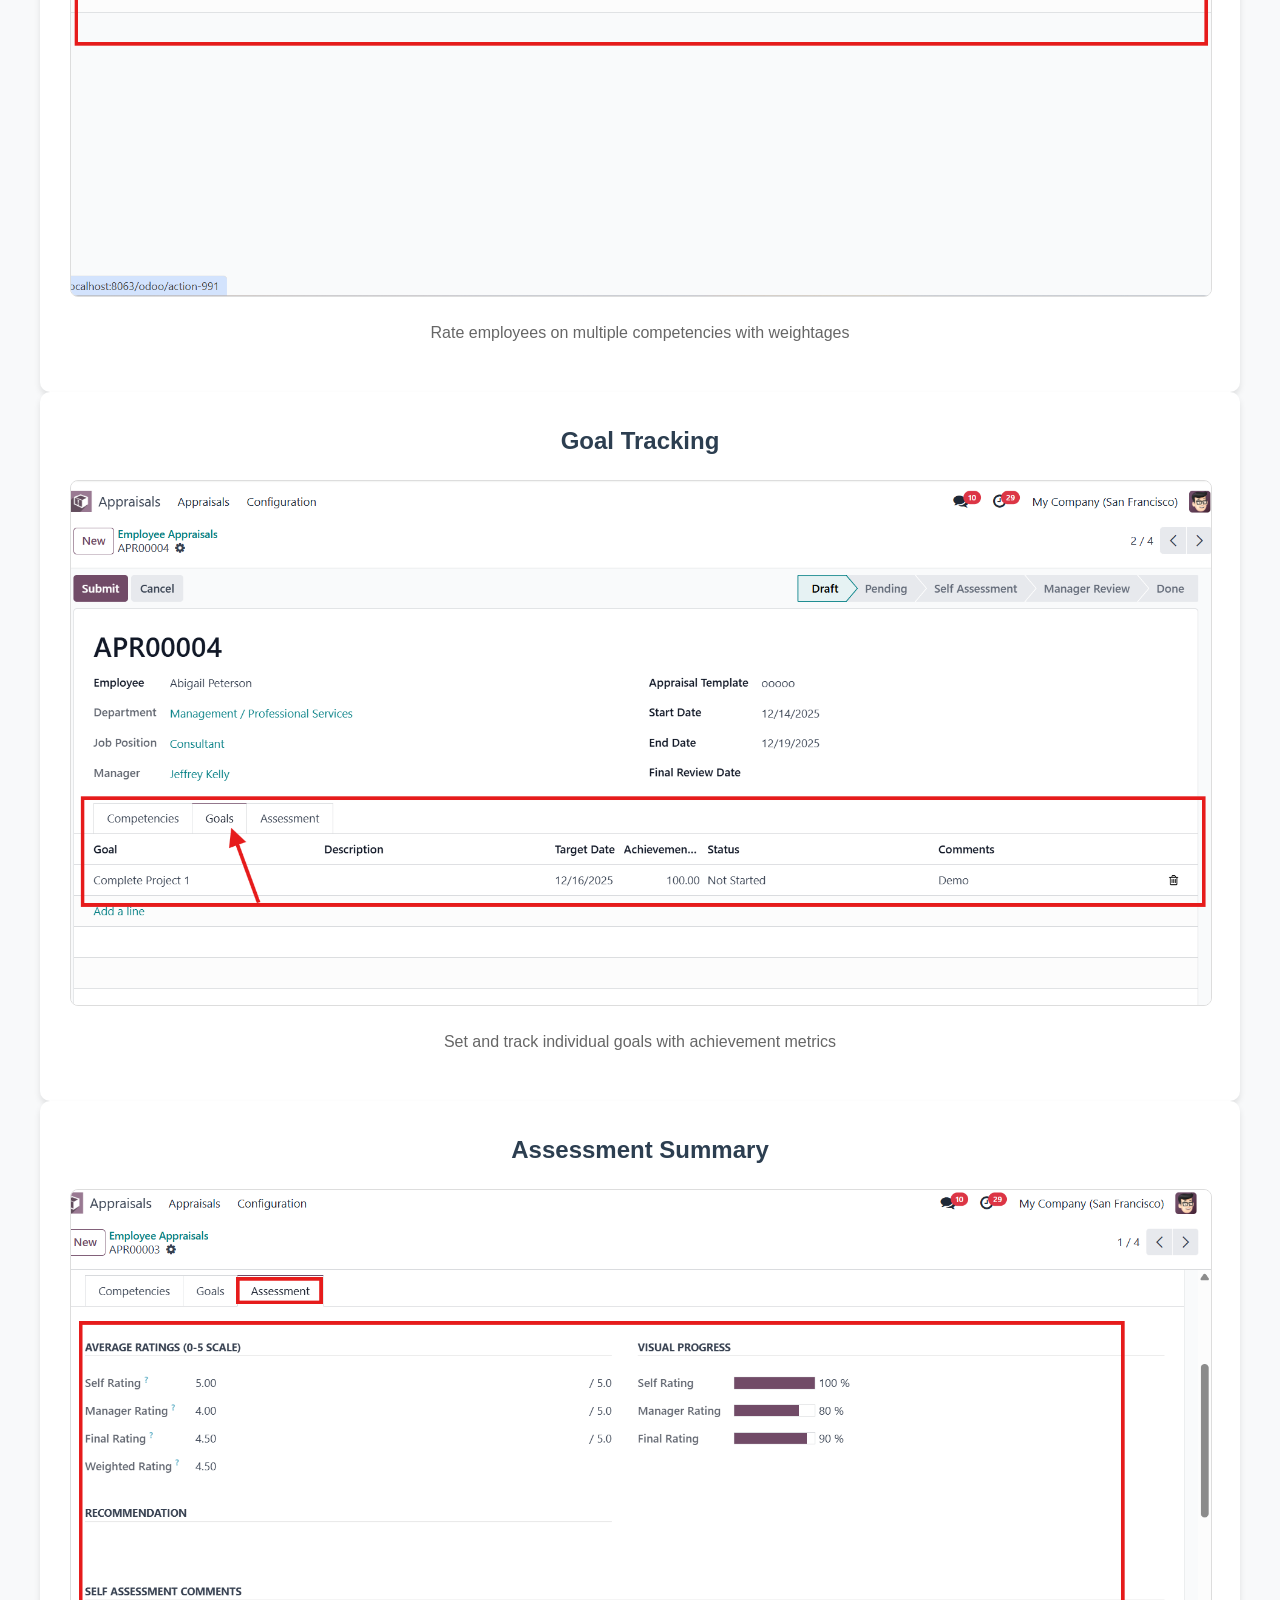
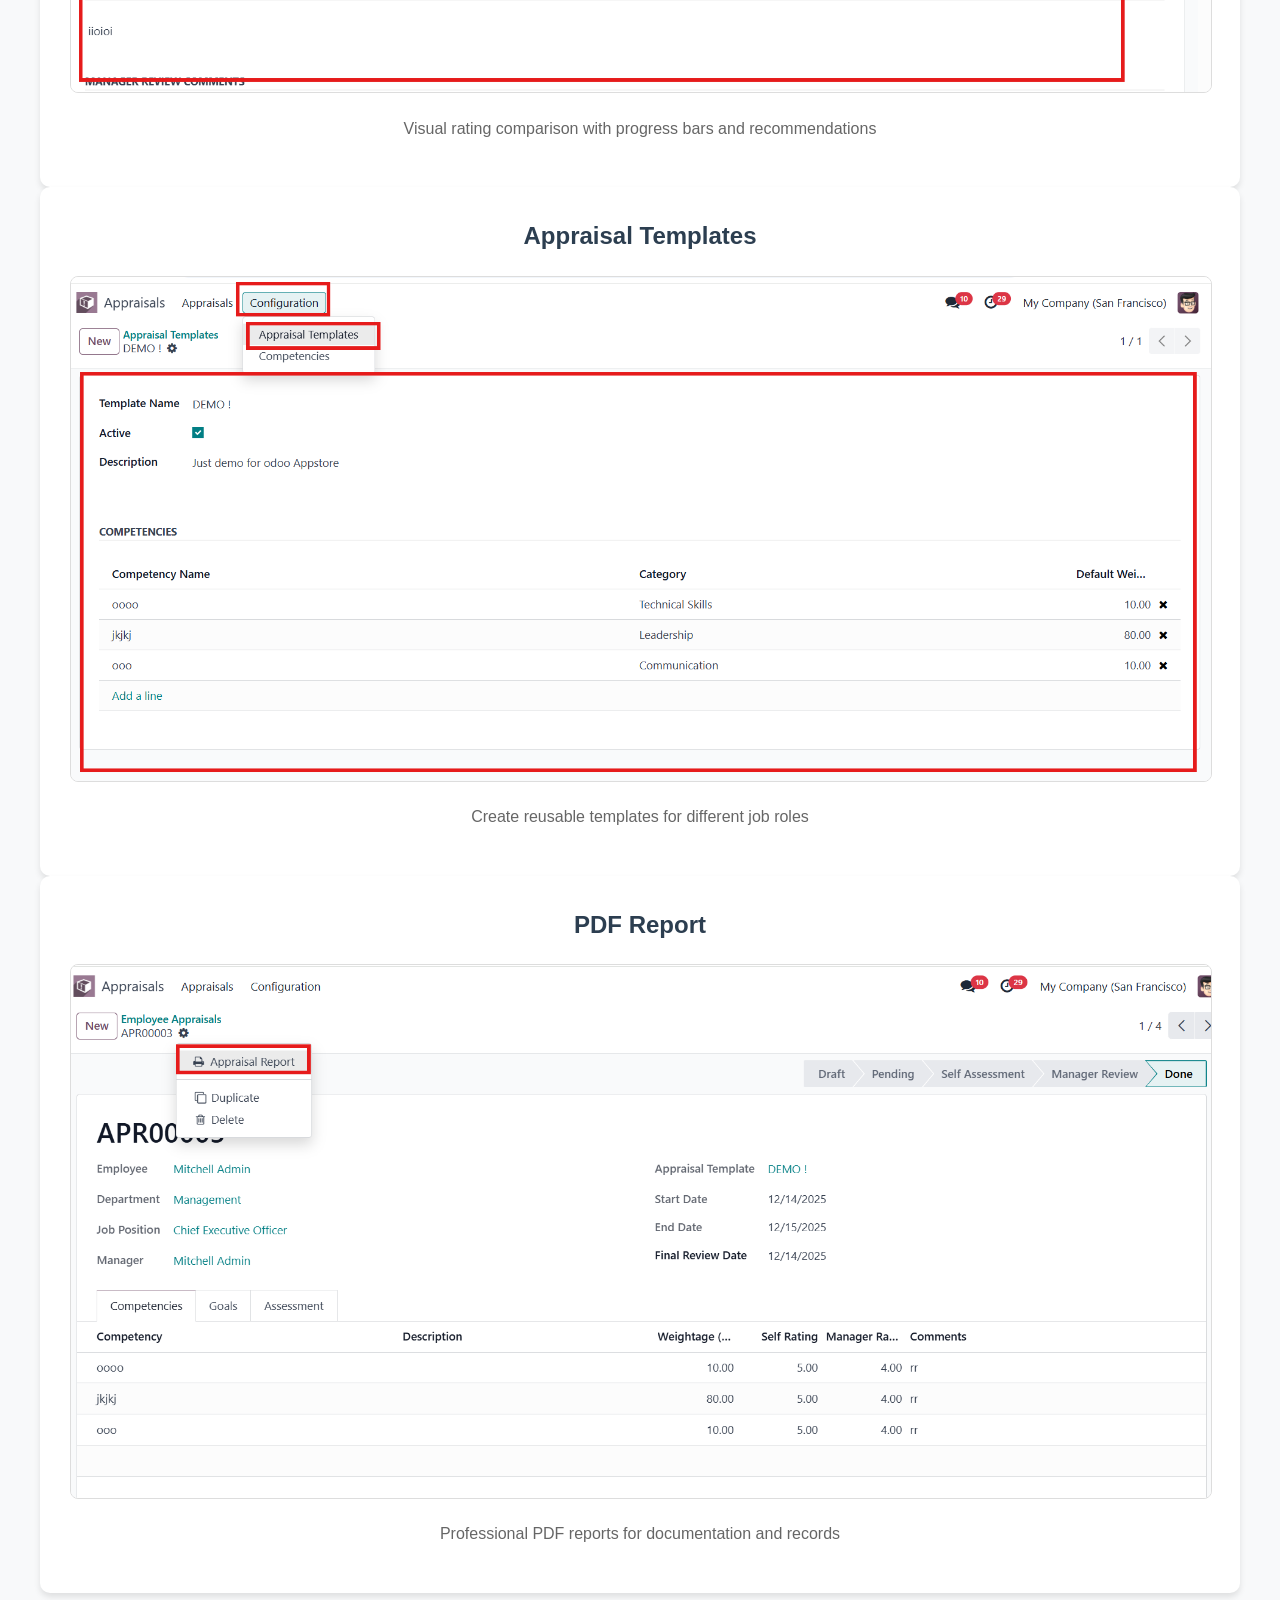
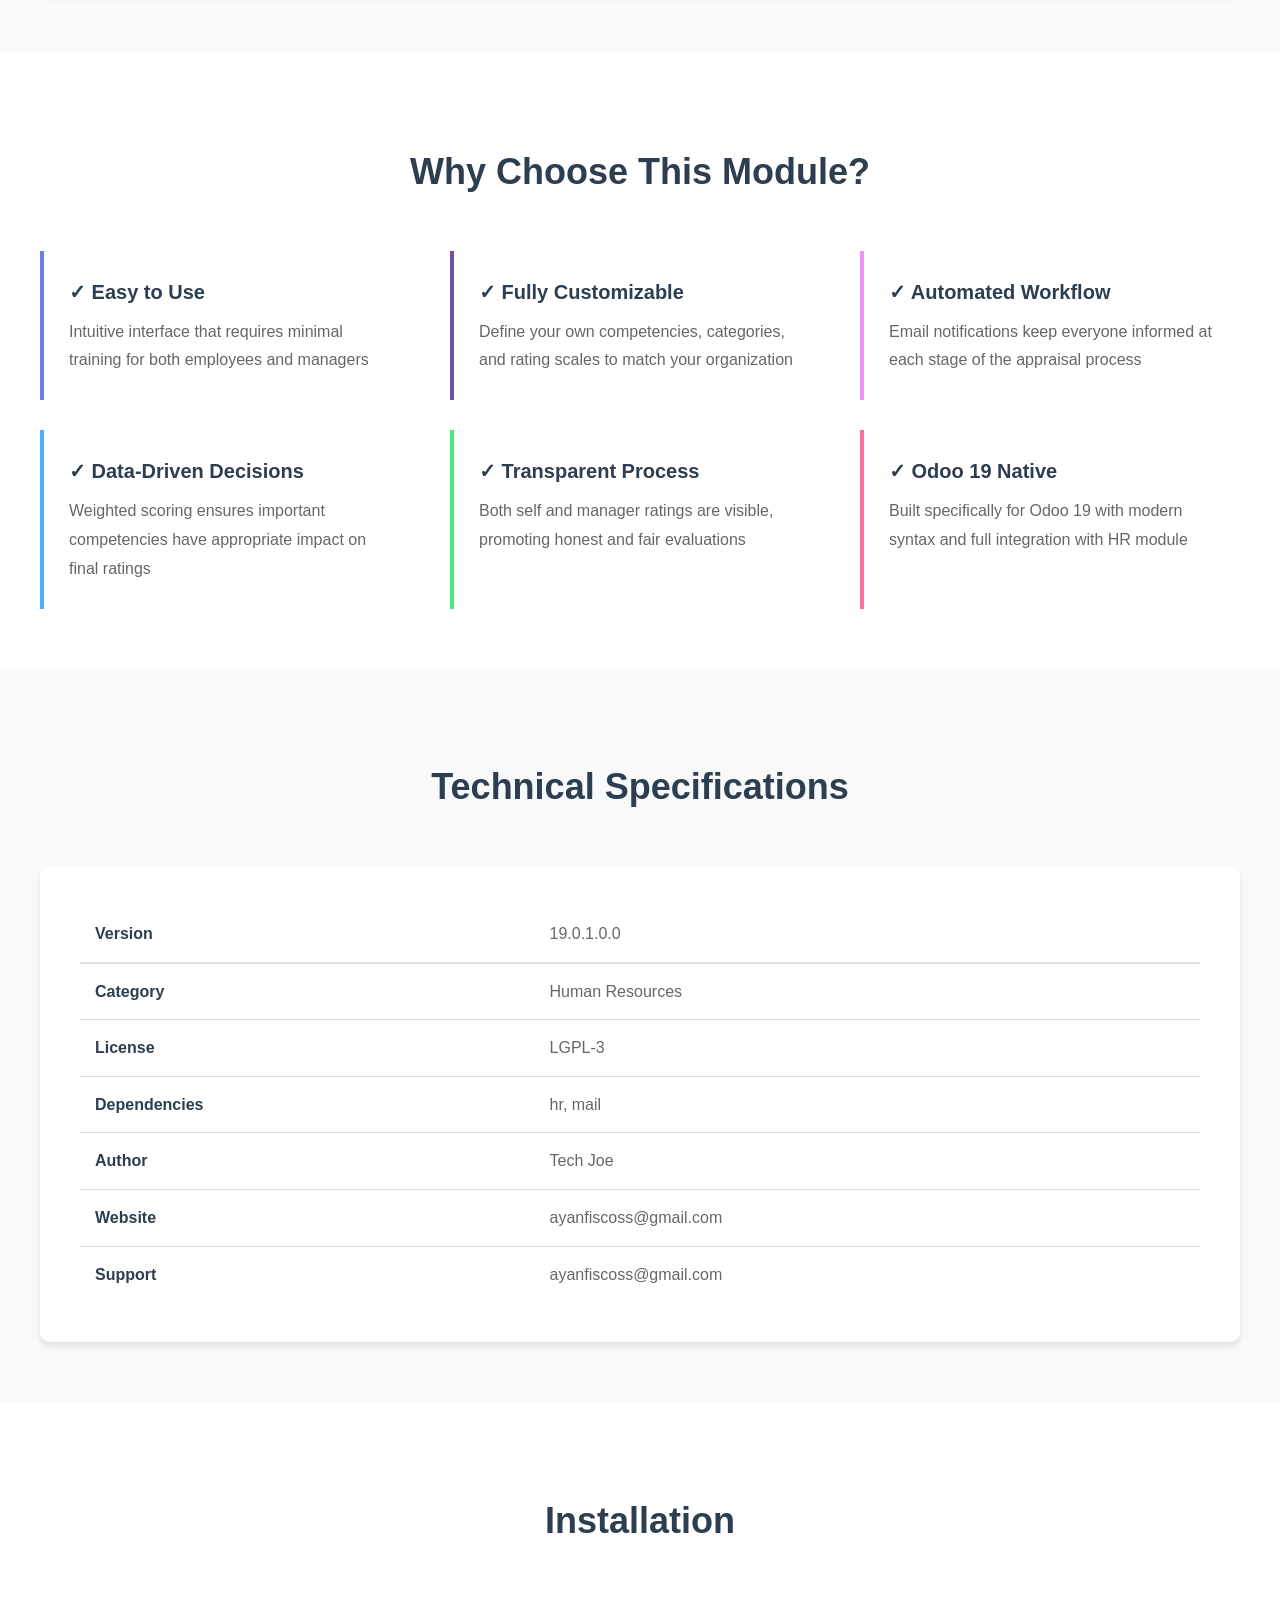
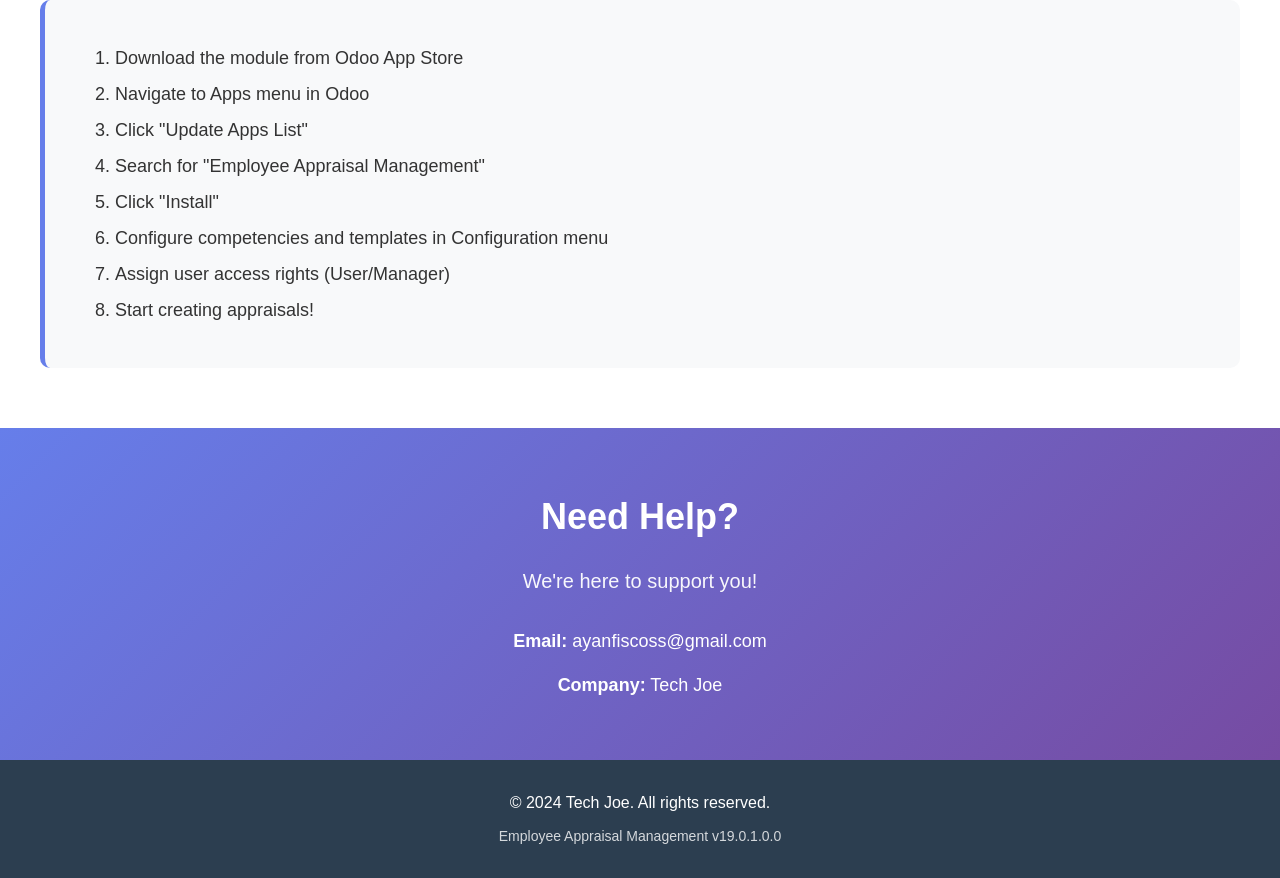
<file: employee_appraisal_performance_evaluation_module/static/description/index.html>
<!DOCTYPE html>
<html lang="en">
<head>
    <meta charset="UTF-8">
    <meta name="viewport" content="width=device-width, initial-scale=1.0">
    <title>Employee Appraisal Management</title>
</head>
<body style="font-family: 'Segoe UI', Tahoma, Geneva, Verdana, sans-serif; line-height: 1.6; color: #333; margin: 0; padding: 0;">

<!-- Hero Section -->
<section
        style="padding: 60px 20px; text-align: center;">
    <h1 style="font-size: 48px; margin: 0 0 20px 0; font-weight: 700;">Employee Appraisal Management</h1>
    <p style="font-size: 24px; margin: 0 0 30px 0; color:grey;">Complete Performance Review System for Odoo 19</p>
    <p style="font-size: 18px; margin: 0; color:grey;">Streamline your employee evaluations with structured
        appraisals, competency tracking, and goal management</p>
</section>

<!-- Key Features -->
<section style="padding: 60px 20px; background-color: #f8f9fa;">
    <div style="max-width: 1200px; margin: 0 auto;">
        <h2 style="text-align: center; font-size: 36px; margin-bottom: 50px; color: #2c3e50;">Key Features</h2>

        <div style="display: flex; flex-wrap: wrap; gap: 30px; justify-content: center;">
            <!-- Feature 1 -->
            <div style="flex: 1 1 300px; background: white; padding: 30px; border-radius: 10px; box-shadow: 0 4px 6px rgba(0,0,0,0.1); text-align: center;">
                <div style="width: 80px; height: 80px; background: #667eea; border-radius: 50%; margin: 0 auto 20px; display: flex; align-items: center; justify-content: center; font-size: 40px;">
                    📊
                </div>
                <h3 style="font-size: 22px; margin-bottom: 15px; color: #2c3e50;">Competency-Based Evaluation</h3>
                <p style="color: #666; font-size: 16px; line-height: 1.8;">Define custom competencies with weighted
                    scoring. Evaluate employees on technical skills, leadership, communication, and more.</p>
            </div>

            <!-- Feature 2 -->
            <div style="flex: 1 1 300px; background: white; padding: 30px; border-radius: 10px; box-shadow: 0 4px 6px rgba(0,0,0,0.1); text-align: center;">
                <div style="width: 80px; height: 80px; background: #764ba2; border-radius: 50%; margin: 0 auto 20px; display: flex; align-items: center; justify-content: center; font-size: 40px;">
                    🎯
                </div>
                <h3 style="font-size: 22px; margin-bottom: 15px; color: #2c3e50;">Goal Tracking</h3>
                <p style="color: #666; font-size: 16px; line-height: 1.8;">Set individual goals, track achievement
                    percentages, and monitor progress throughout the review period.</p>
            </div>

            <!-- Feature 3 -->
            <div style="flex: 1 1 300px; background: white; padding: 30px; border-radius: 10px; box-shadow: 0 4px 6px rgba(0,0,0,0.1); text-align: center;">
                <div style="width: 80px; height: 80px; background: #f093fb; border-radius: 50%; margin: 0 auto 20px; display: flex; align-items: center; justify-content: center; font-size: 40px;">
                    ✅
                </div>
                <h3 style="font-size: 22px; margin-bottom: 15px; color: #2c3e50;">Multi-Stage Workflow</h3>
                <p style="color: #666; font-size: 16px; line-height: 1.8;">Complete workflow from draft →
                    self-assessment → manager review → completion with email notifications at each stage.</p>
            </div>

            <!-- Feature 4 -->
            <div style="flex: 1 1 300px; background: white; padding: 30px; border-radius: 10px; box-shadow: 0 4px 6px rgba(0,0,0,0.1); text-align: center;">
                <div style="width: 80px; height: 80px; background: #4facfe; border-radius: 50%; margin: 0 auto 20px; display: flex; align-items: center; justify-content: center; font-size: 40px;">
                    📝
                </div>
                <h3 style="font-size: 22px; margin-bottom: 15px; color: #2c3e50;">Appraisal Templates</h3>
                <p style="color: #666; font-size: 16px; line-height: 1.8;">Create reusable templates for different job
                    roles with pre-configured competencies and weightages.</p>
            </div>

            <!-- Feature 5 -->
            <div style="flex: 1 1 300px; background: white; padding: 30px; border-radius: 10px; box-shadow: 0 4px 6px rgba(0,0,0,0.1); text-align: center;">
                <div style="width: 80px; height: 80px; background: #43e97b; border-radius: 50%; margin: 0 auto 20px; display: flex; align-items: center; justify-content: center; font-size: 40px;">
                    🔒
                </div>
                <h3 style="font-size: 22px; margin-bottom: 15px; color: #2c3e50;">Role-Based Security</h3>
                <p style="color: #666; font-size: 16px; line-height: 1.8;">Secure access control with user and manager
                    roles. Employees see only their appraisals, managers see their team.</p>
            </div>

            <!-- Feature 6 -->
            <div style="flex: 1 1 300px; background: white; padding: 30px; border-radius: 10px; box-shadow: 0 4px 6px rgba(0,0,0,0.1); text-align: center;">
                <div style="width: 80px; height: 80px; background: #fa709a; border-radius: 50%; margin: 0 auto 20px; display: flex; align-items: center; justify-content: center; font-size: 40px;">
                    📄
                </div>
                <h3 style="font-size: 22px; margin-bottom: 15px; color: #2c3e50;">Professional Reports</h3>
                <p style="color: #666; font-size: 16px; line-height: 1.8;">Generate comprehensive PDF reports with
                    ratings, goals, comments, and recommendations for documentation.</p>
            </div>
        </div>
    </div>
</section>

<!-- How It Works -->
<section style="padding: 60px 20px; background-color: white;">
    <div style="max-width: 1200px; margin: 0 auto;">
        <h2 style="text-align: center; font-size: 36px; margin-bottom: 50px; color: #2c3e50;">How It Works</h2>

        <div style="display: flex; flex-direction: column; gap: 40px;">
            <!-- Step 1 -->
            <div style="display: flex; align-items: center; gap: 30px; flex-wrap: wrap;">
                <div style="flex: 0 0 80px; width: 80px; height: 80px; background: #667eea; color: white; border-radius: 50%; display: flex; align-items: center; justify-content: center; font-size: 32px; font-weight: bold;">
                    1
                </div>
                <div style="flex: 1 1 300px;">
                    <h3 style="font-size: 24px; margin: 0 0 10px 0; color: #2c3e50;">Create Appraisal</h3>
                    <p style="color: #666; font-size: 16px; margin: 0; line-height: 1.8;">Manager creates an appraisal
                        for an employee, selects a template, and competencies are auto-populated with weightages.</p>
                </div>
            </div>

            <!-- Step 2 -->
            <div style="display: flex; align-items: center; gap: 30px; flex-wrap: wrap;">
                <div style="flex: 0 0 80px; width: 80px; height: 80px; background: #764ba2; color: white; border-radius: 50%; display: flex; align-items: center; justify-content: center; font-size: 32px; font-weight: bold;">
                    2
                </div>
                <div style="flex: 1 1 300px;">
                    <h3 style="font-size: 24px; margin: 0 0 10px 0; color: #2c3e50;">Employee Self-Assessment</h3>
                    <p style="color: #666; font-size: 16px; margin: 0; line-height: 1.8;">Employee rates themselves on
                        each competency (0-5 scale), adds goals with achievement percentages, and provides detailed
                        comments.</p>
                </div>
            </div>

            <!-- Step 3 -->
            <div style="display: flex; align-items: center; gap: 30px; flex-wrap: wrap;">
                <div style="flex: 0 0 80px; width: 80px; height: 80px; background: #f093fb; color: white; border-radius: 50%; display: flex; align-items: center; justify-content: center; font-size: 32px; font-weight: bold;">
                    3
                </div>
                <div style="flex: 1 1 300px;">
                    <h3 style="font-size: 24px; margin: 0 0 10px 0; color: #2c3e50;">Manager Review</h3>
                    <p style="color: #666; font-size: 16px; margin: 0; line-height: 1.8;">Manager reviews
                        self-assessment, provides their own ratings, identifies strengths and improvement areas, and
                        makes recommendations.</p>
                </div>
            </div>

            <!-- Step 4 -->
            <div style="display: flex; align-items: center; gap: 30px; flex-wrap: wrap;">
                <div style="flex: 0 0 80px; width: 80px; height: 80px; background: #4facfe; color: white; border-radius: 50%; display: flex; align-items: center; justify-content: center; font-size: 32px; font-weight: bold;">
                    4
                </div>
                <div style="flex: 1 1 300px;">
                    <h3 style="font-size: 24px; margin: 0 0 10px 0; color: #2c3e50;">Final Report</h3>
                    <p style="color: #666; font-size: 16px; margin: 0; line-height: 1.8;">System calculates weighted
                        ratings and generates a comprehensive PDF report for records and HR documentation.</p>
                </div>
            </div>
        </div>
    </div>
</section>

<!-- Screenshots -->
<section style="padding: 60px 20px; background-color: #f8f9fa;">
    <div style="max-width: 1200px; margin: 0 auto;">
        <h2 style="text-align: center; font-size: 36px; margin-bottom: 50px; color: #2c3e50;">Screenshots</h2>

        <div>
            <!-- Screenshot 1 -->
            <div style="background: white; padding: 30px; border-radius: 10px; box-shadow: 0 4px 6px rgba(0,0,0,0.1);">
                <h3 style="font-size: 24px; margin: 0 0 20px 0; color: #2c3e50; text-align: center;">Appraisal
                    Dashboard</h3>
                <img src="screenshot_1.png" alt="Appraisal Dashboard"
                     style="width: 100%; height: auto; border-radius: 8px; border: 1px solid #ddd;">
                <p style="text-align: center; color: #666; margin-top: 15px; font-size: 16px;">View all appraisals with
                    status, ratings, and filters</p>
            </div>

            <!-- Screenshot 2 -->
            <div style="background: white; padding: 30px; border-radius: 10px; box-shadow: 0 4px 6px rgba(0,0,0,0.1);">
                <h3 style="font-size: 24px; margin: 0 0 20px 0; color: #2c3e50; text-align: center;">Competency
                    Evaluation</h3>
                <img src="screenshot_2.png" alt="Competency Evaluation"
                     style="width: 100%; height: auto; border-radius: 8px; border: 1px solid #ddd;">
                <p style="text-align: center; color: #666; margin-top: 15px; font-size: 16px;">Rate employees on
                    multiple competencies with weightages</p>
            </div>

            <!-- Screenshot 3 -->
            <div style="background: white; padding: 30px; border-radius: 10px; box-shadow: 0 4px 6px rgba(0,0,0,0.1);">
                <h3 style="font-size: 24px; margin: 0 0 20px 0; color: #2c3e50; text-align: center;">Goal Tracking</h3>
                <img src="screenshot_3.png" alt="Goal Tracking"
                     style="width: 100%; height: auto; border-radius: 8px; border: 1px solid #ddd;">
                <p style="text-align: center; color: #666; margin-top: 15px; font-size: 16px;">Set and track individual
                    goals with achievement metrics</p>
            </div>

            <!-- Screenshot 4 -->
            <div style="background: white; padding: 30px; border-radius: 10px; box-shadow: 0 4px 6px rgba(0,0,0,0.1);">
                <h3 style="font-size: 24px; margin: 0 0 20px 0; color: #2c3e50; text-align: center;">Assessment
                    Summary</h3>
                <img src="screenshot_4.png" alt="Assessment Summary"
                     style="width: 100%; height: auto; border-radius: 8px; border: 1px solid #ddd;">
                <p style="text-align: center; color: #666; margin-top: 15px; font-size: 16px;">Visual rating comparison
                    with progress bars and recommendations</p>
            </div>

            <!-- Screenshot 5 -->
            <div style="background: white; padding: 30px; border-radius: 10px; box-shadow: 0 4px 6px rgba(0,0,0,0.1);">
                <h3 style="font-size: 24px; margin: 0 0 20px 0; color: #2c3e50; text-align: center;">Appraisal
                    Templates</h3>
                <img src="screenshot_5.png" alt="Appraisal Templates"
                     style="width: 100%; height: auto; border-radius: 8px; border: 1px solid #ddd;">
                <p style="text-align: center; color: #666; margin-top: 15px; font-size: 16px;">Create reusable templates
                    for different job roles</p>
            </div>

            <!-- Screenshot 6 -->
            <div style="background: white; padding: 30px; border-radius: 10px; box-shadow: 0 4px 6px rgba(0,0,0,0.1);">
                <h3 style="font-size: 24px; margin: 0 0 20px 0; color: #2c3e50; text-align: center;">PDF Report</h3>
                <img src="screenshot_6.png" alt="PDF Report"
                     style="width: 100%; height: auto; border-radius: 8px; border: 1px solid #ddd;">
                <p style="text-align: center; color: #666; margin-top: 15px; font-size: 16px;">Professional PDF reports
                    for documentation and records</p>
            </div>
        </div>
    </div>
</section>

<!-- Benefits -->
<section style="padding: 60px 20px; background-color: white;">
    <div style="max-width: 1200px; margin: 0 auto;">
        <h2 style="text-align: center; font-size: 36px; margin-bottom: 50px; color: #2c3e50;">Why Choose This
            Module?</h2>

        <div style="display: grid; grid-template-columns: repeat(auto-fit, minmax(280px, 1fr)); gap: 30px;">
            <div style="padding: 25px; border-left: 4px solid #667eea;">
                <h4 style="font-size: 20px; margin: 0 0 10px 0; color: #2c3e50;">✓ Easy to Use</h4>
                <p style="color: #666; font-size: 16px; margin: 0; line-height: 1.8;">Intuitive interface that requires
                    minimal training for both employees and managers</p>
            </div>

            <div style="padding: 25px; border-left: 4px solid #764ba2;">
                <h4 style="font-size: 20px; margin: 0 0 10px 0; color: #2c3e50;">✓ Fully Customizable</h4>
                <p style="color: #666; font-size: 16px; margin: 0; line-height: 1.8;">Define your own competencies,
                    categories, and rating scales to match your organization</p>
            </div>

            <div style="padding: 25px; border-left: 4px solid #f093fb;">
                <h4 style="font-size: 20px; margin: 0 0 10px 0; color: #2c3e50;">✓ Automated Workflow</h4>
                <p style="color: #666; font-size: 16px; margin: 0; line-height: 1.8;">Email notifications keep everyone
                    informed at each stage of the appraisal process</p>
            </div>

            <div style="padding: 25px; border-left: 4px solid #4facfe;">
                <h4 style="font-size: 20px; margin: 0 0 10px 0; color: #2c3e50;">✓ Data-Driven Decisions</h4>
                <p style="color: #666; font-size: 16px; margin: 0; line-height: 1.8;">Weighted scoring ensures important
                    competencies have appropriate impact on final ratings</p>
            </div>

            <div style="padding: 25px; border-left: 4px solid #43e97b;">
                <h4 style="font-size: 20px; margin: 0 0 10px 0; color: #2c3e50;">✓ Transparent Process</h4>
                <p style="color: #666; font-size: 16px; margin: 0; line-height: 1.8;">Both self and manager ratings are
                    visible, promoting honest and fair evaluations</p>
            </div>

            <div style="padding: 25px; border-left: 4px solid #fa709a;">
                <h4 style="font-size: 20px; margin: 0 0 10px 0; color: #2c3e50;">✓ Odoo 19 Native</h4>
                <p style="color: #666; font-size: 16px; margin: 0; line-height: 1.8;">Built specifically for Odoo 19
                    with modern syntax and full integration with HR module</p>
            </div>
        </div>
    </div>
</section>

<!-- Technical Specifications -->
<section style="padding: 60px 20px; background-color: #f8f9fa;">
    <div style="max-width: 1200px; margin: 0 auto;">
        <h2 style="text-align: center; font-size: 36px; margin-bottom: 50px; color: #2c3e50;">Technical
            Specifications</h2>

        <div style="background: white; padding: 40px; border-radius: 10px; box-shadow: 0 4px 6px rgba(0,0,0,0.1);">
            <table style="width: 100%; border-collapse: collapse;">
                <tr style="border-bottom: 2px solid #e0e0e0;">
                    <td style="padding: 15px; font-weight: bold; color: #2c3e50; font-size: 16px;">Version</td>
                    <td style="padding: 15px; color: #666; font-size: 16px;">19.0.1.0.0</td>
                </tr>
                <tr style="border-bottom: 1px solid #e0e0e0;">
                    <td style="padding: 15px; font-weight: bold; color: #2c3e50; font-size: 16px;">Category</td>
                    <td style="padding: 15px; color: #666; font-size: 16px;">Human Resources</td>
                </tr>
                <tr style="border-bottom: 1px solid #e0e0e0;">
                    <td style="padding: 15px; font-weight: bold; color: #2c3e50; font-size: 16px;">License</td>
                    <td style="padding: 15px; color: #666; font-size: 16px;">LGPL-3</td>
                </tr>
                <tr style="border-bottom: 1px solid #e0e0e0;">
                    <td style="padding: 15px; font-weight: bold; color: #2c3e50; font-size: 16px;">Dependencies</td>
                    <td style="padding: 15px; color: #666; font-size: 16px;">hr, mail</td>
                </tr>
                <tr style="border-bottom: 1px solid #e0e0e0;">
                    <td style="padding: 15px; font-weight: bold; color: #2c3e50; font-size: 16px;">Author</td>
                    <td style="padding: 15px; color: #666; font-size: 16px;">Tech Joe</td>
                </tr>
                <tr style="border-bottom: 1px solid #e0e0e0;">
                    <td style="padding: 15px; font-weight: bold; color: #2c3e50; font-size: 16px;">Website</td>
                    <td style="padding: 15px; color: #666; font-size: 16px;">ayanfiscoss@gmail.com</td>
                </tr>
                <tr>
                    <td style="padding: 15px; font-weight: bold; color: #2c3e50; font-size: 16px;">Support</td>
                    <td style="padding: 15px; color: #666; font-size: 16px;">ayanfiscoss@gmail.com</td>
                </tr>
            </table>
        </div>
    </div>
</section>

<!-- Installation -->
<section style="padding: 60px 20px; background-color: white;">
    <div style="max-width: 1200px; margin: 0 auto;">
        <h2 style="text-align: center; font-size: 36px; margin-bottom: 50px; color: #2c3e50;">Installation</h2>

        <div style="background: #f8f9fa; padding: 40px; border-radius: 10px; border-left: 5px solid #667eea;">
            <ol style="font-size: 18px; line-height: 2; color: #333; margin: 0; padding-left: 30px;">
                <li>Download the module from Odoo App Store</li>
                <li>Navigate to Apps menu in Odoo</li>
                <li>Click "Update Apps List"</li>
                <li>Search for "Employee Appraisal Management"</li>
                <li>Click "Install"</li>
                <li>Configure competencies and templates in Configuration menu</li>
                <li>Assign user access rights (User/Manager)</li>
                <li>Start creating appraisals!</li>
            </ol>
        </div>
    </div>
</section>

<!-- Support -->
<section
        style="padding: 60px 20px; background: linear-gradient(135deg, #667eea 0%, #764ba2 100%); color: white; text-align: center;">
    <div style="max-width: 1200px; margin: 0 auto;">
        <h2 style="font-size: 36px; margin: 0 0 20px 0;">Need Help?</h2>
        <p style="font-size: 20px; margin: 0 0 30px 0; opacity: 0.95;">We're here to support you!</p>
        <p style="font-size: 18px; margin: 0 0 15px 0;">
            <strong>Email:</strong> ayanfiscoss@gmail.com
        </p>
        <p style="font-size: 18px; margin: 0;">
            <strong>Company:</strong> Tech Joe
        </p>
    </div>
</section>

<!-- Footer -->
<section style="padding: 30px 20px; background-color: #2c3e50; color: white; text-align: center;">
    <p style="margin: 0; font-size: 16px;">© 2024 Tech Joe. All rights reserved.</p>
    <p style="margin: 10px 0 0 0; font-size: 14px; opacity: 0.8;">Employee Appraisal Management v19.0.1.0.0</p>
</section>

</body>
</html>
</file>
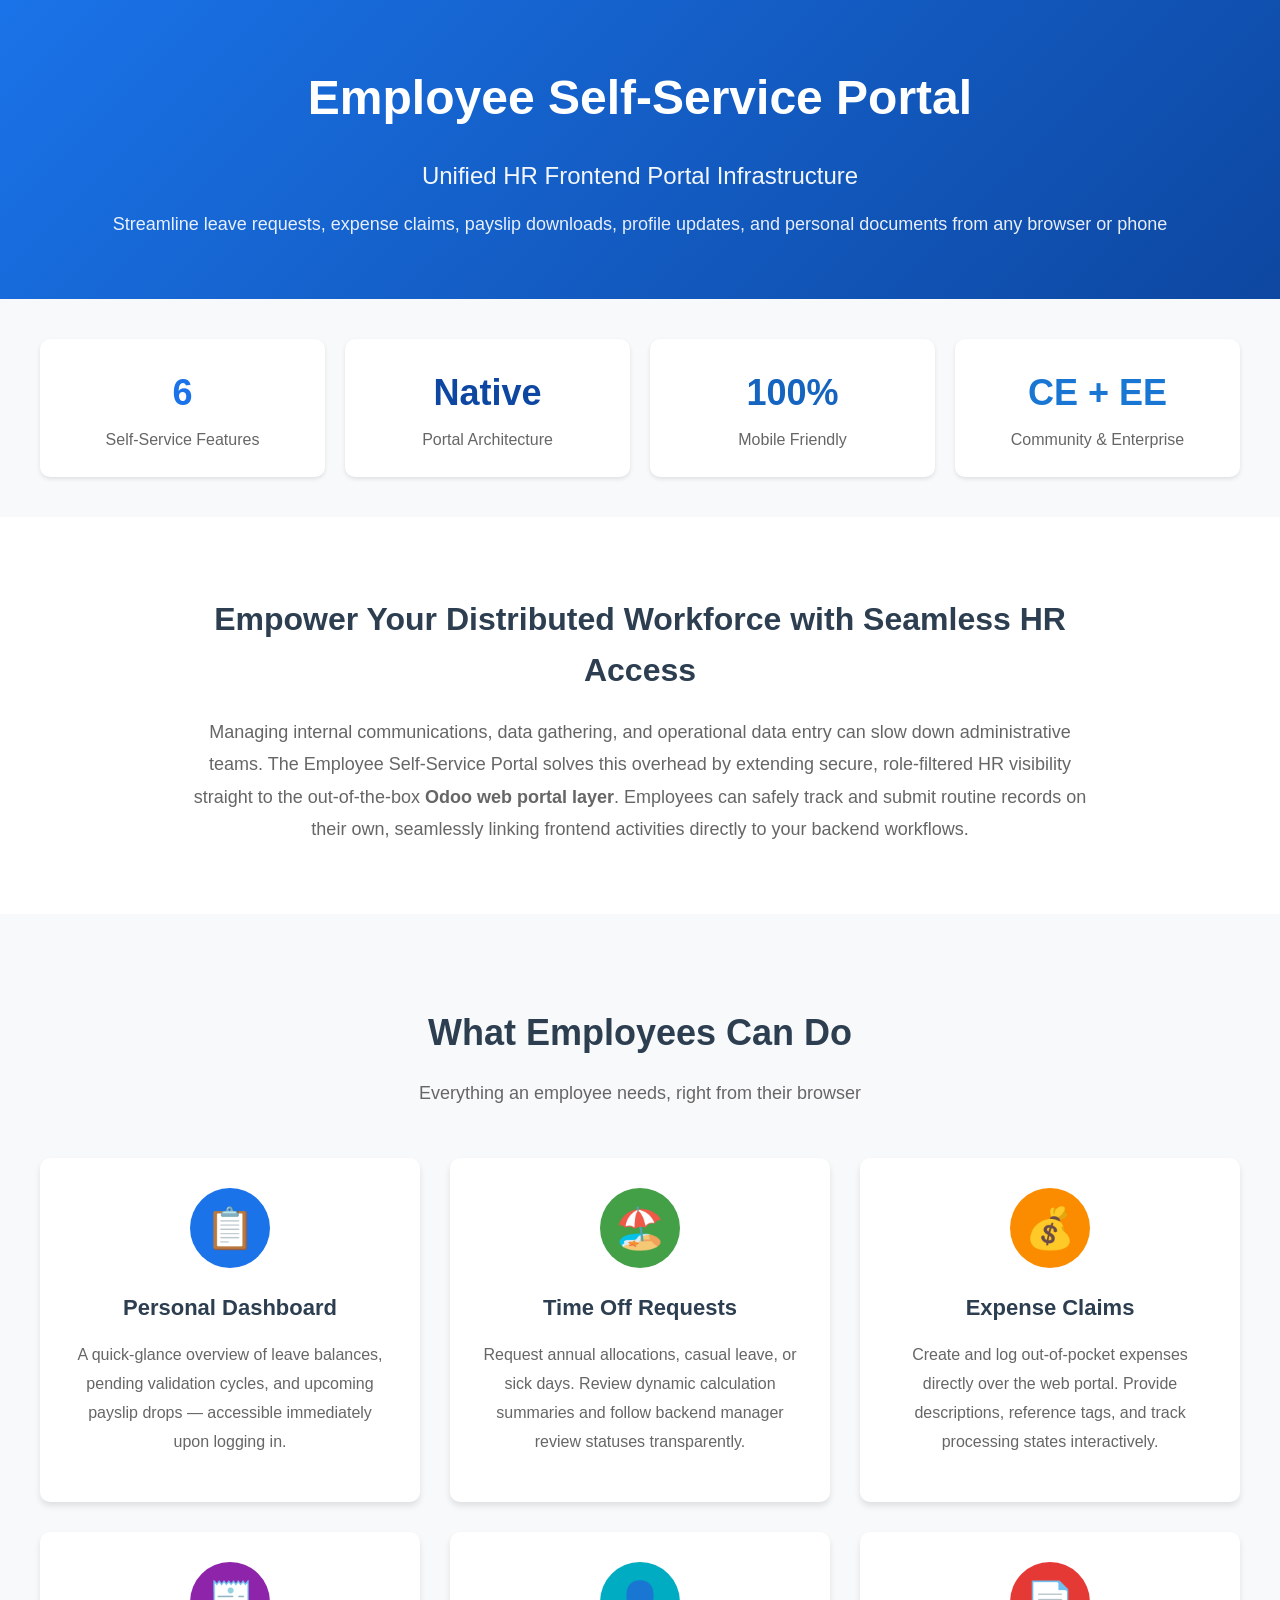
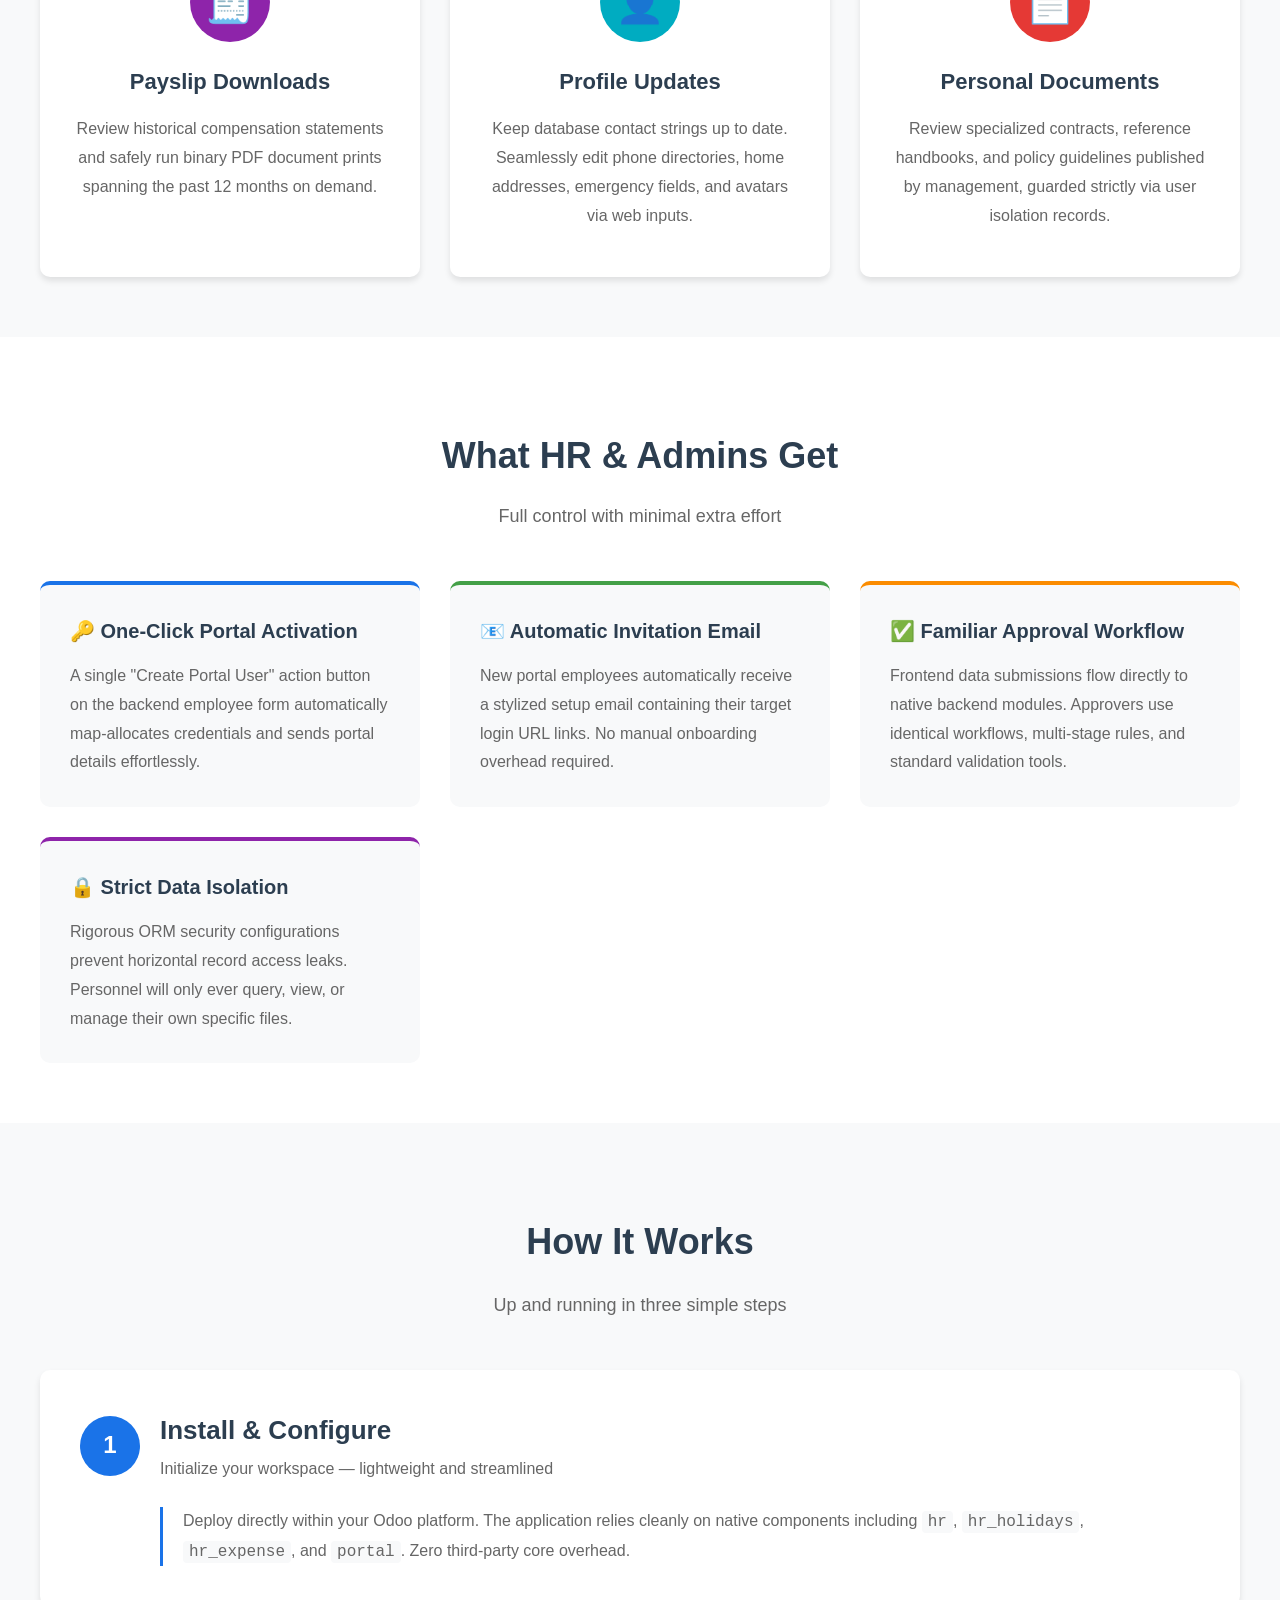
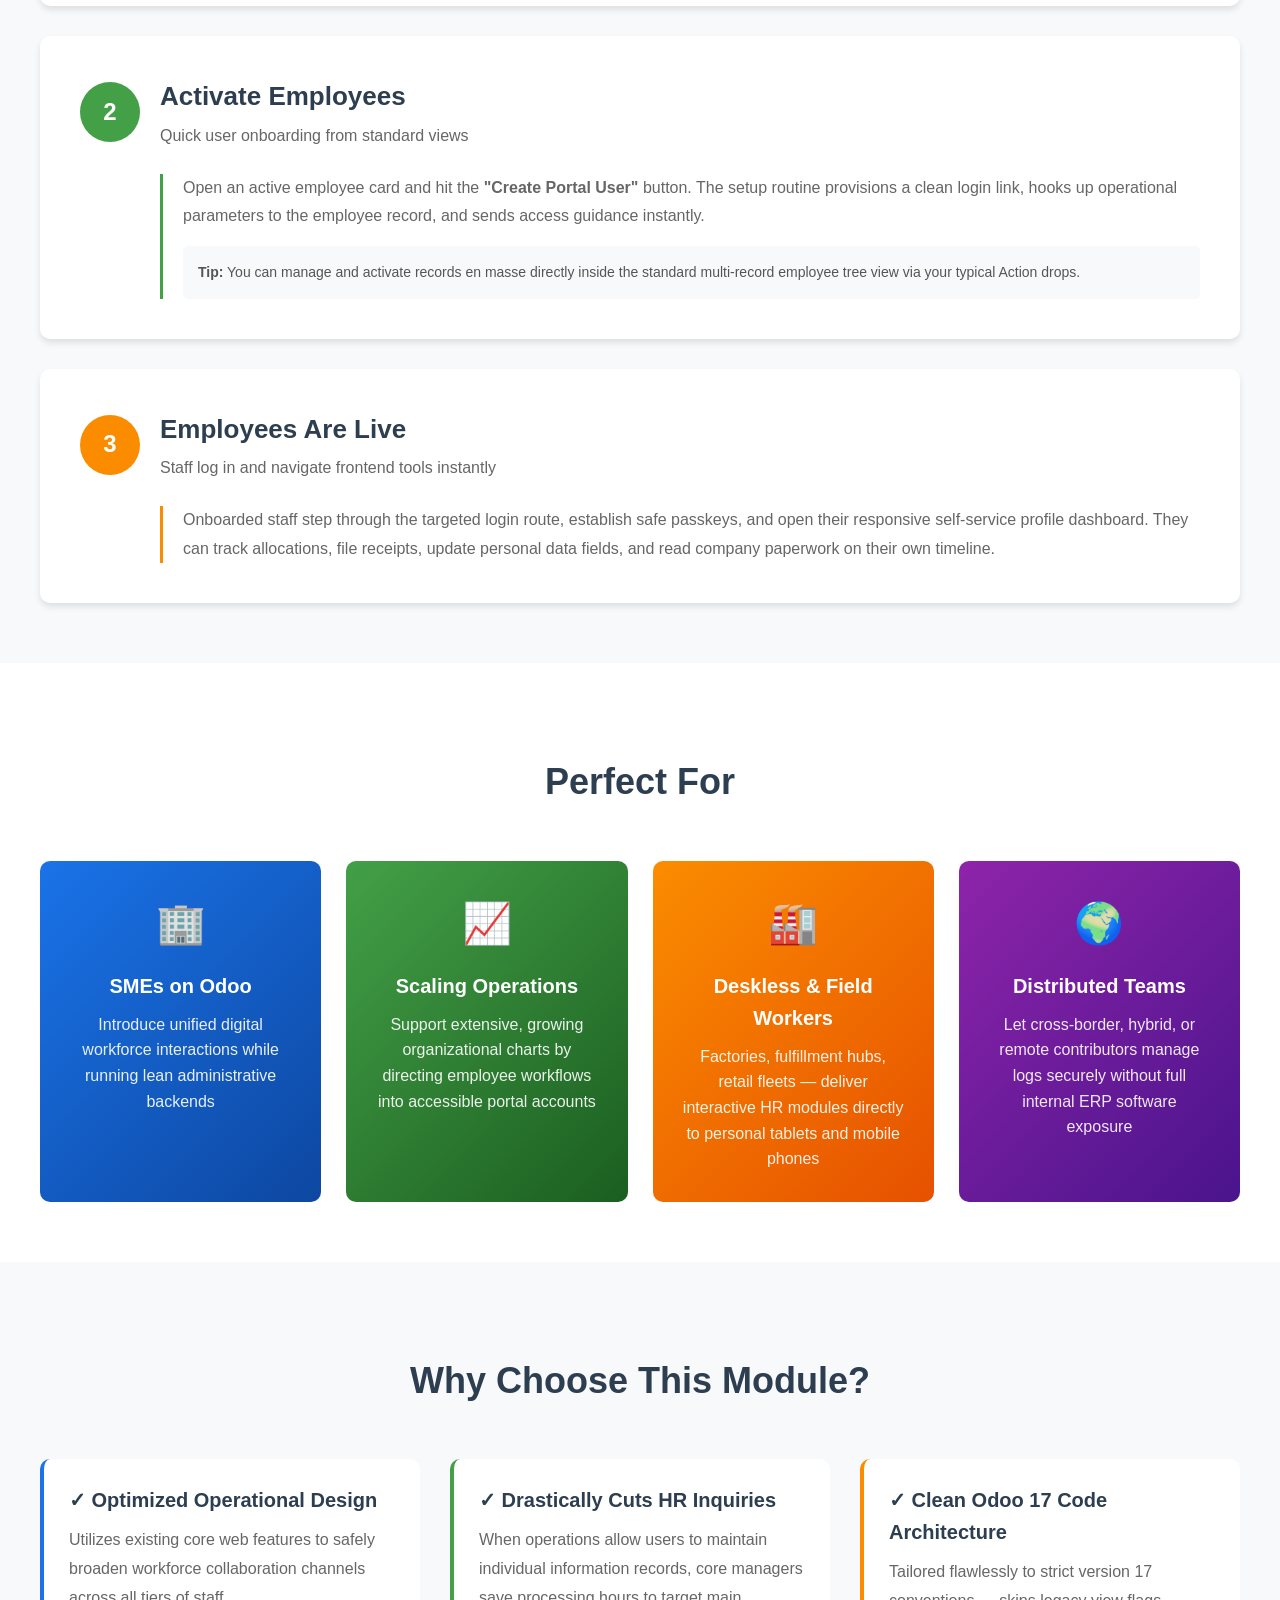
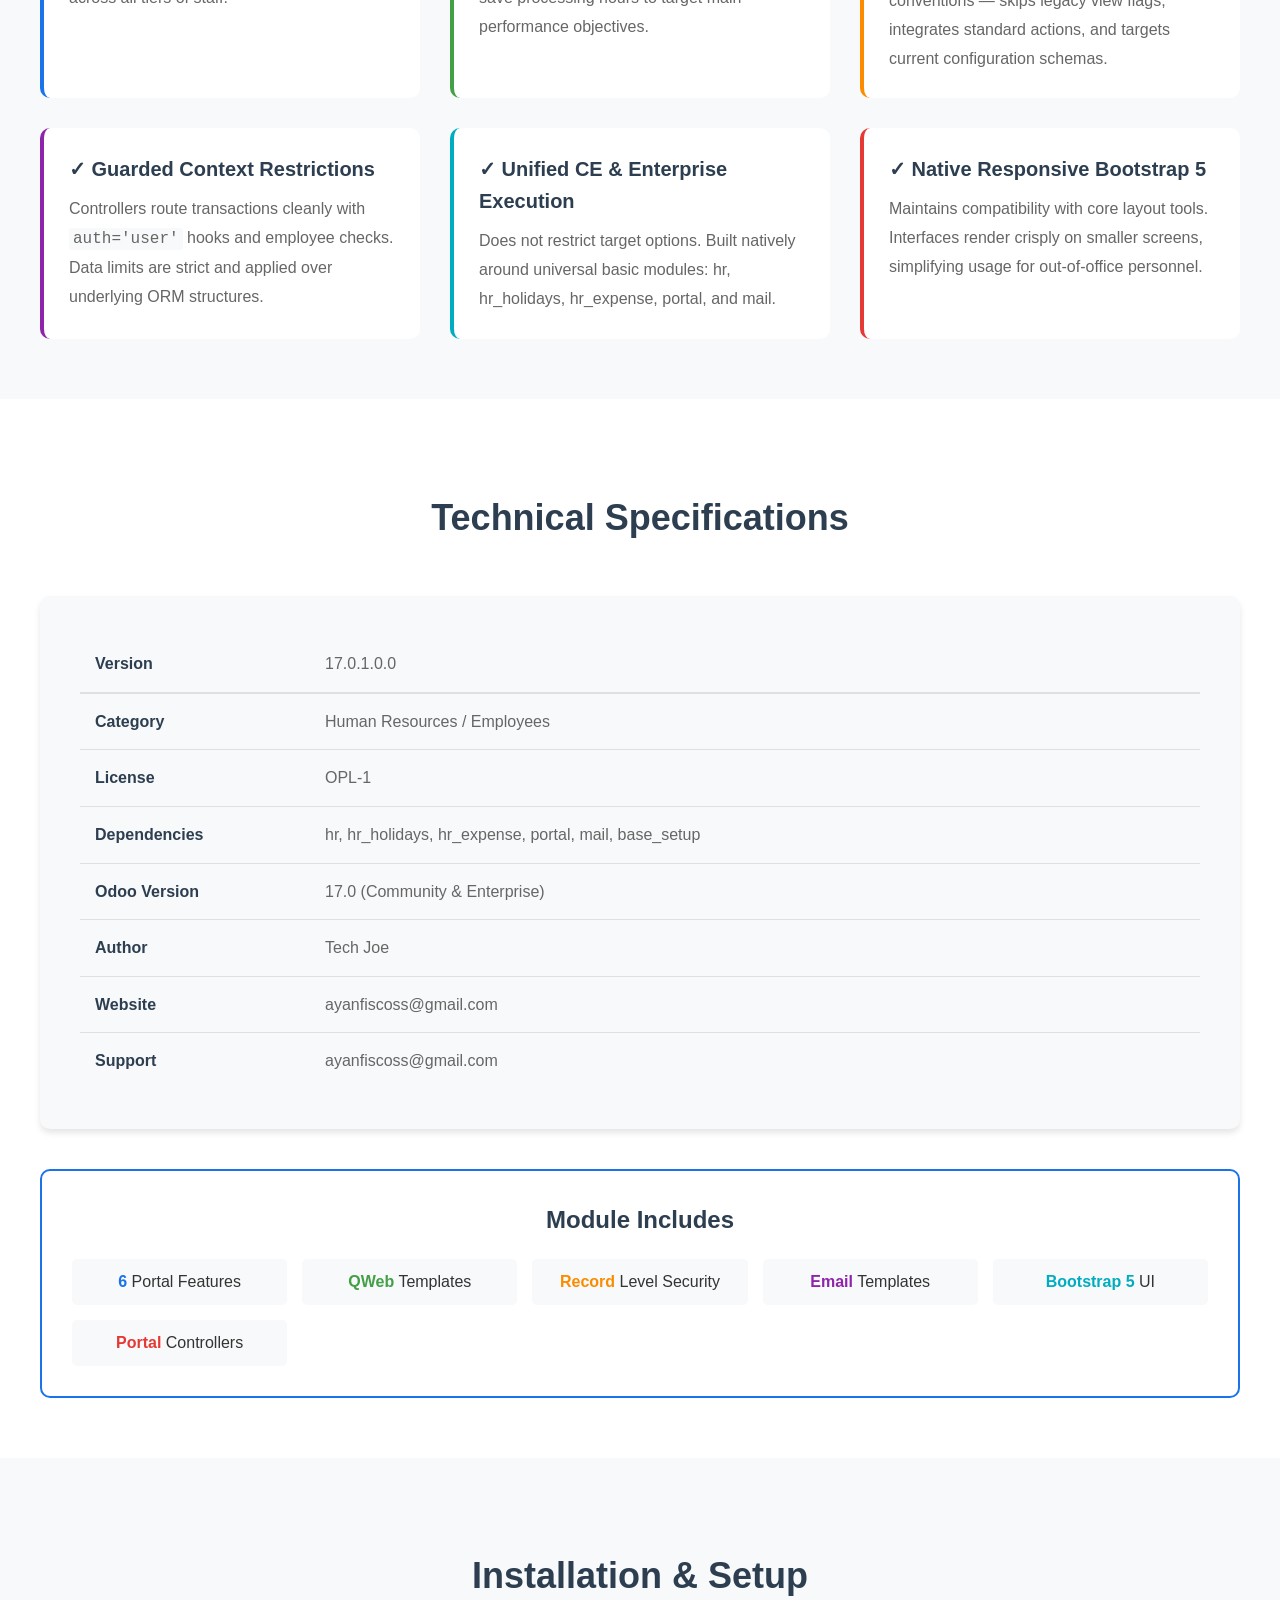
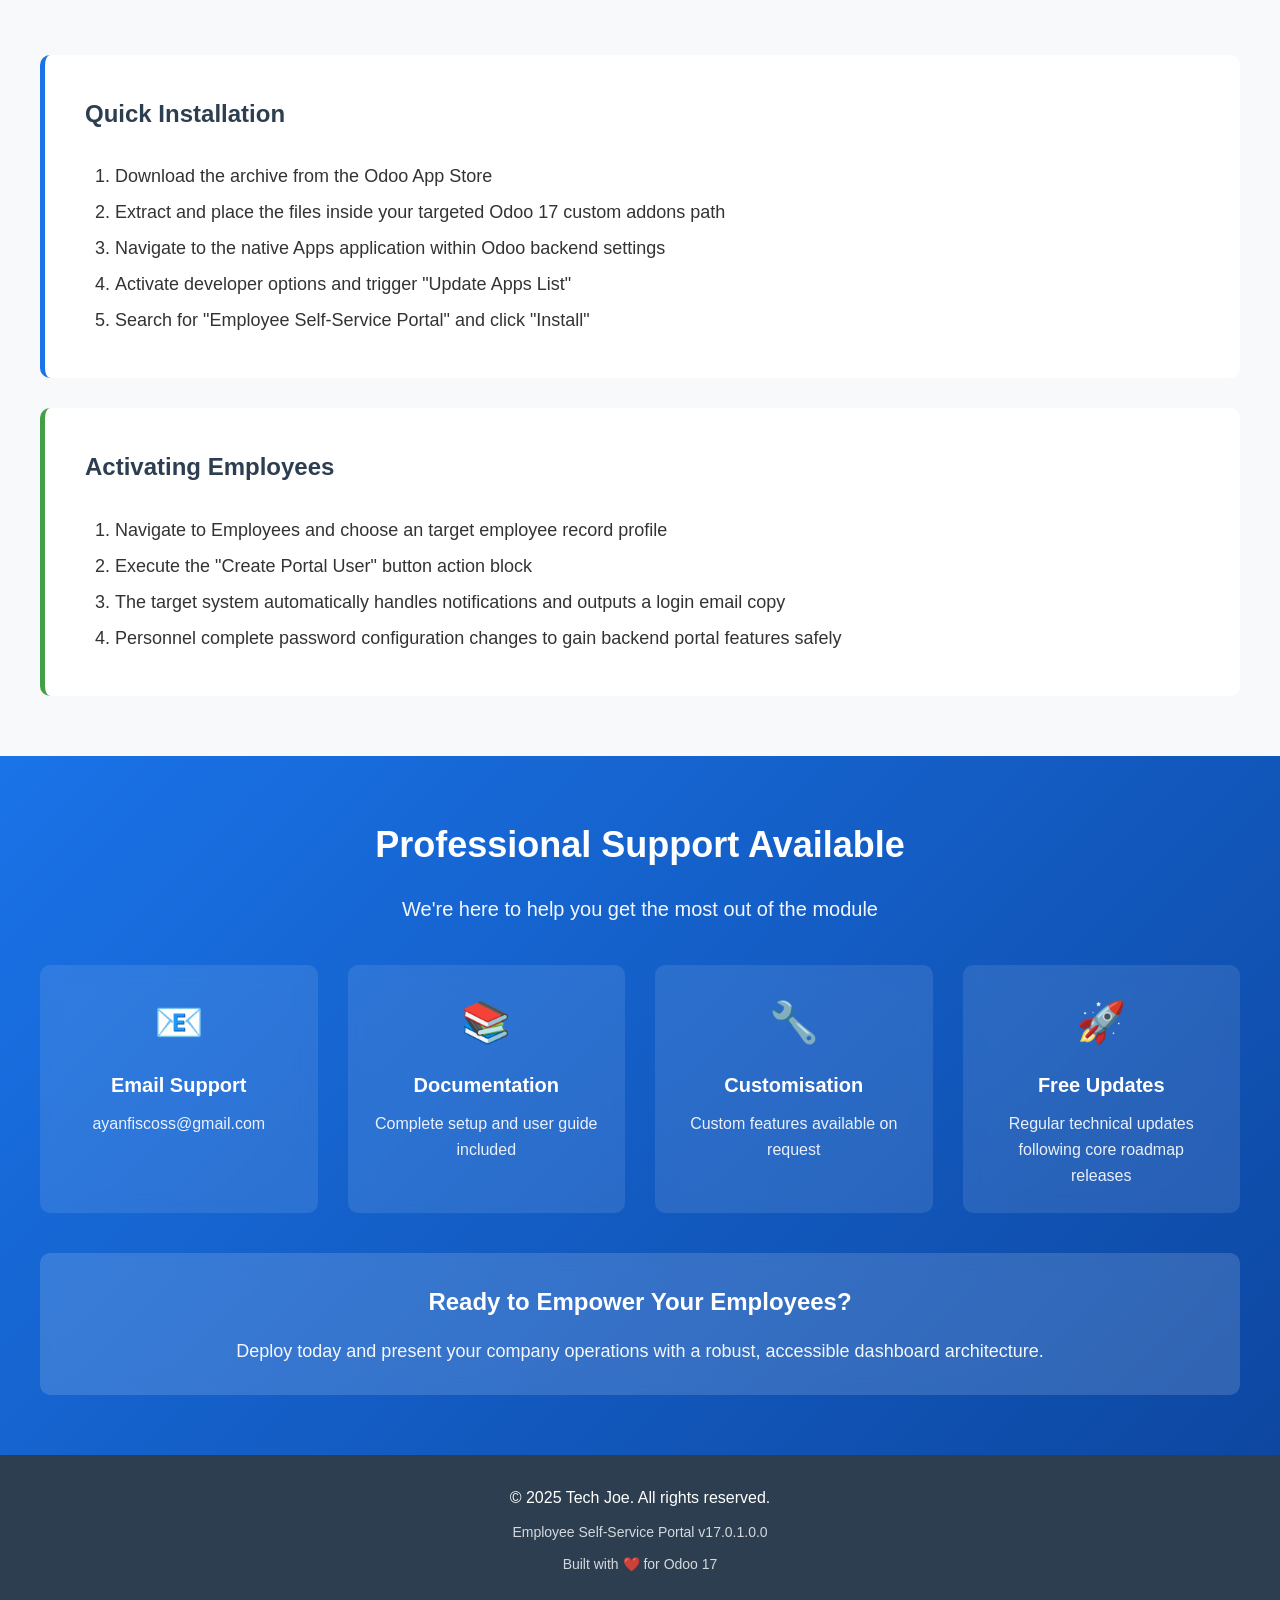
<file: employee_self_service/static/description/index.html>
<!DOCTYPE html>
<html lang="en">
<head>
    <meta charset="UTF-8">
    <meta name="viewport" content="width=device-width, initial-scale=1.0">
    <title>Employee Self-Service Portal for Odoo 17</title>
</head>
<body style="font-family: 'Segoe UI', Tahoma, Geneva, Verdana, sans-serif; line-height: 1.6; color: #333; margin: 0; padding: 0;">

<section style="padding: 60px 20px; text-align: center; background: linear-gradient(135deg, #1a73e8 0%, #0d47a1 100%); color: white;">
    <h1 style="font-size: 48px; margin: 0 0 20px 0; font-weight: 700;">Employee Self-Service Portal</h1>
    <p style="font-size: 24px; margin: 0 0 15px 0; opacity: 0.95;">Unified HR Frontend Portal Infrastructure</p>
    <p style="font-size: 18px; margin: 0; opacity: 0.9;">Streamline leave requests, expense claims, payslip downloads, profile updates, and personal documents from any browser or phone</p>
</section>

<section style="padding: 40px 20px; background-color: #f8f9fa;">
    <div style="max-width: 1200px; margin: 0 auto; display: flex; flex-wrap: wrap; gap: 20px; justify-content: center; text-align: center;">
        <div style="flex: 1 1 200px; background: white; padding: 25px; border-radius: 10px; box-shadow: 0 2px 4px rgba(0,0,0,0.1);">
            <div style="font-size: 36px; font-weight: bold; color: #1a73e8;">6</div>
            <div style="color: #666; margin-top: 5px;">Self-Service Features</div>
        </div>
        <div style="flex: 1 1 200px; background: white; padding: 25px; border-radius: 10px; box-shadow: 0 2px 4px rgba(0,0,0,0.1);">
            <div style="font-size: 36px; font-weight: bold; color: #0d47a1;">Native</div>
            <div style="color: #666; margin-top: 5px;">Portal Architecture</div>
        </div>
        <div style="flex: 1 1 200px; background: white; padding: 25px; border-radius: 10px; box-shadow: 0 2px 4px rgba(0,0,0,0.1);">
            <div style="font-size: 36px; font-weight: bold; color: #1565c0;">100%</div>
            <div style="color: #666; margin-top: 5px;">Mobile Friendly</div>
        </div>
        <div style="flex: 1 1 200px; background: white; padding: 25px; border-radius: 10px; box-shadow: 0 2px 4px rgba(0,0,0,0.1);">
            <div style="font-size: 36px; font-weight: bold; color: #1976d2;">CE + EE</div>
            <div style="color: #666; margin-top: 5px;">Community & Enterprise</div>
        </div>
    </div>
</section>

<section style="padding: 50px 20px; background: white;">
    <div style="max-width: 900px; margin: 0 auto; text-align: center;">
        <h2 style="font-size: 32px; color: #2c3e50; margin-bottom: 20px;">Empower Your Distributed Workforce with Seamless HR Access</h2>
        <p style="font-size: 18px; color: #666; line-height: 1.8;">
            Managing internal communications, data gathering, and operational data entry can slow down administrative teams.
            The Employee Self-Service Portal solves this overhead by extending secure, role-filtered HR visibility straight to the out-of-the-box
            <strong>Odoo web portal layer</strong>. Employees can safely track and submit routine records on their own, seamlessly linking frontend activities directly to your backend workflows.
        </p>
    </div>
</section>

<section style="padding: 60px 20px; background-color: #f8f9fa;">
    <div style="max-width: 1200px; margin: 0 auto;">
        <h2 style="text-align: center; font-size: 36px; margin-bottom: 15px; color: #2c3e50;">What Employees Can Do</h2>
        <p style="text-align: center; font-size: 18px; margin-bottom: 50px; color: #666;">Everything an employee needs, right from their browser</p>

        <div style="display: flex; flex-wrap: wrap; gap: 30px; justify-content: center;">

            <div style="flex: 1 1 300px; background: white; padding: 30px; border-radius: 10px; box-shadow: 0 4px 6px rgba(0,0,0,0.1); text-align: center;">
                <div style="width: 80px; height: 80px; background: #1a73e8; border-radius: 50%; margin: 0 auto 20px; display: flex; align-items: center; justify-content: center; font-size: 40px;">
                    📋
                </div>
                <h3 style="font-size: 22px; margin-bottom: 15px; color: #2c3e50;">Personal Dashboard</h3>
                <p style="color: #666; font-size: 16px; line-height: 1.8;">A quick-glance overview of leave balances, pending validation cycles, and upcoming payslip drops — accessible immediately upon logging in.</p>
            </div>

            <div style="flex: 1 1 300px; background: white; padding: 30px; border-radius: 10px; box-shadow: 0 4px 6px rgba(0,0,0,0.1); text-align: center;">
                <div style="width: 80px; height: 80px; background: #43a047; border-radius: 50%; margin: 0 auto 20px; display: flex; align-items: center; justify-content: center; font-size: 40px;">
                    🏖️
                </div>
                <h3 style="font-size: 22px; margin-bottom: 15px; color: #2c3e50;">Time Off Requests</h3>
                <p style="color: #666; font-size: 16px; line-height: 1.8;">Request annual allocations, casual leave, or sick days. Review dynamic calculation summaries and follow backend manager review statuses transparently.</p>
            </div>

            <div style="flex: 1 1 300px; background: white; padding: 30px; border-radius: 10px; box-shadow: 0 4px 6px rgba(0,0,0,0.1); text-align: center;">
                <div style="width: 80px; height: 80px; background: #fb8c00; border-radius: 50%; margin: 0 auto 20px; display: flex; align-items: center; justify-content: center; font-size: 40px;">
                    💰
                </div>
                <h3 style="font-size: 22px; margin-bottom: 15px; color: #2c3e50;">Expense Claims</h3>
                <p style="color: #666; font-size: 16px; line-height: 1.8;">Create and log out-of-pocket expenses directly over the web portal. Provide descriptions, reference tags, and track processing states interactively.</p>
            </div>

            <div style="flex: 1 1 300px; background: white; padding: 30px; border-radius: 10px; box-shadow: 0 4px 6px rgba(0,0,0,0.1); text-align: center;">
                <div style="width: 80px; height: 80px; background: #8e24aa; border-radius: 50%; margin: 0 auto 20px; display: flex; align-items: center; justify-content: center; font-size: 40px;">
                    🧾
                </div>
                <h3 style="font-size: 22px; margin-bottom: 15px; color: #2c3e50;">Payslip Downloads</h3>
                <p style="color: #666; font-size: 16px; line-height: 1.8;">Review historical compensation statements and safely run binary PDF document prints spanning the past 12 months on demand.</p>
            </div>

            <div style="flex: 1 1 300px; background: white; padding: 30px; border-radius: 10px; box-shadow: 0 4px 6px rgba(0,0,0,0.1); text-align: center;">
                <div style="width: 80px; height: 80px; background: #00acc1; border-radius: 50%; margin: 0 auto 20px; display: flex; align-items: center; justify-content: center; font-size: 40px;">
                    👤
                </div>
                <h3 style="font-size: 22px; margin-bottom: 15px; color: #2c3e50;">Profile Updates</h3>
                <p style="color: #666; font-size: 16px; line-height: 1.8;">Keep database contact strings up to date. Seamlessly edit phone directories, home addresses, emergency fields, and avatars via web inputs.</p>
            </div>

            <div style="flex: 1 1 300px; background: white; padding: 30px; border-radius: 10px; box-shadow: 0 4px 6px rgba(0,0,0,0.1); text-align: center;">
                <div style="width: 80px; height: 80px; background: #e53935; border-radius: 50%; margin: 0 auto 20px; display: flex; align-items: center; justify-content: center; font-size: 40px;">
                    📄
                </div>
                <h3 style="font-size: 22px; margin-bottom: 15px; color: #2c3e50;">Personal Documents</h3>
                <p style="color: #666; font-size: 16px; line-height: 1.8;">Review specialized contracts, reference handbooks, and policy guidelines published by management, guarded strictly via user isolation records.</p>
            </div>

        </div>
    </div>
</section>

<section style="padding: 60px 20px; background-color: white;">
    <div style="max-width: 1200px; margin: 0 auto;">
        <h2 style="text-align: center; font-size: 36px; margin-bottom: 15px; color: #2c3e50;">What HR & Admins Get</h2>
        <p style="text-align: center; font-size: 18px; margin-bottom: 50px; color: #666;">Full control with minimal extra effort</p>

        <div style="display: grid; grid-template-columns: repeat(auto-fit, minmax(280px, 1fr)); gap: 30px;">
            <div style="background: #f8f9fa; padding: 30px; border-radius: 10px; border-top: 4px solid #1a73e8;">
                <h4 style="font-size: 20px; margin: 0 0 15px 0; color: #2c3e50;">🔑 One-Click Portal Activation</h4>
                <p style="color: #666; font-size: 16px; margin: 0; line-height: 1.8;">A single "Create Portal User" action button on the backend employee form automatically map-allocates credentials and sends portal details effortlessly.</p>
            </div>

            <div style="background: #f8f9fa; padding: 30px; border-radius: 10px; border-top: 4px solid #43a047;">
                <h4 style="font-size: 20px; margin: 0 0 15px 0; color: #2c3e50;">📧 Automatic Invitation Email</h4>
                <p style="color: #666; font-size: 16px; margin: 0; line-height: 1.8;">New portal employees automatically receive a stylized setup email containing their target login URL links. No manual onboarding overhead required.</p>
            </div>

            <div style="background: #f8f9fa; padding: 30px; border-radius: 10px; border-top: 4px solid #fb8c00;">
                <h4 style="font-size: 20px; margin: 0 0 15px 0; color: #2c3e50;">✅ Familiar Approval Workflow</h4>
                <p style="color: #666; font-size: 16px; margin: 0; line-height: 1.8;">Frontend data submissions flow directly to native backend modules. Approvers use identical workflows, multi-stage rules, and standard validation tools.</p>
            </div>

            <div style="background: #f8f9fa; padding: 30px; border-radius: 10px; border-top: 4px solid #8e24aa;">
                <h4 style="font-size: 20px; margin: 0 0 15px 0; color: #2c3e50;">🔒 Strict Data Isolation</h4>
                <p style="color: #666; font-size: 16px; margin: 0; line-height: 1.8;">Rigorous ORM security configurations prevent horizontal record access leaks. Personnel will only ever query, view, or manage their own specific files.</p>
            </div>
        </div>
    </div>
</section>

<section style="padding: 60px 20px; background-color: #f8f9fa;">
    <div style="max-width: 1200px; margin: 0 auto;">
        <h2 style="text-align: center; font-size: 36px; margin-bottom: 20px; color: #2c3e50;">How It Works</h2>
        <p style="text-align: center; font-size: 18px; margin-bottom: 50px; color: #666;">Up and running in three simple steps</p>

        <div style="background: white; padding: 40px; border-radius: 10px; box-shadow: 0 4px 6px rgba(0,0,0,0.1); margin-bottom: 30px;">
            <div style="display: flex; align-items: center; gap: 20px; margin-bottom: 25px;">
                <div style="width: 60px; height: 60px; background: #1a73e8; color: white; border-radius: 50%; display: flex; align-items: center; justify-content: center; font-size: 24px; font-weight: bold; flex-shrink: 0;">1</div>
                <div>
                    <h3 style="font-size: 26px; margin: 0 0 5px 0; color: #2c3e50;">Install & Configure</h3>
                    <p style="margin: 0; color: #666;">Initialize your workspace — lightweight and streamlined</p>
                </div>
            </div>
            <div style="margin-left: 80px;">
                <div style="border-left: 3px solid #1a73e8; padding-left: 20px;">
                    <p style="color: #666; font-size: 16px; margin: 0; line-height: 1.8;">Deploy directly within your Odoo platform. The application relies cleanly on native components including <code style="background:#f8f9fa; padding:2px 6px; border-radius:4px;">hr</code>, <code style="background:#f8f9fa; padding:2px 6px; border-radius:4px;">hr_holidays</code>, <code style="background:#f8f9fa; padding:2px 6px; border-radius:4px;">hr_expense</code>, and <code style="background:#f8f9fa; padding:2px 6px; border-radius:4px;">portal</code>. Zero third-party core overhead.</p>
                </div>
            </div>
        </div>

        <div style="background: white; padding: 40px; border-radius: 10px; box-shadow: 0 4px 6px rgba(0,0,0,0.1); margin-bottom: 30px;">
            <div style="display: flex; align-items: center; gap: 20px; margin-bottom: 25px;">
                <div style="width: 60px; height: 60px; background: #43a047; color: white; border-radius: 50%; display: flex; align-items: center; justify-content: center; font-size: 24px; font-weight: bold; flex-shrink: 0;">2</div>
                <div>
                    <h3 style="font-size: 26px; margin: 0 0 5px 0; color: #2c3e50;">Activate Employees</h3>
                    <p style="margin: 0; color: #666;">Quick user onboarding from standard views</p>
                </div>
            </div>
            <div style="margin-left: 80px;">
                <div style="border-left: 3px solid #43a047; padding-left: 20px;">
                    <p style="color: #666; font-size: 16px; margin: 0 0 15px 0; line-height: 1.8;">Open an active employee card and hit the <strong>"Create Portal User"</strong> button. The setup routine provisions a clean login link, hooks up operational parameters to the employee record, and sends access guidance instantly.</p>
                    <div style="background: #f8f9fa; padding: 15px; border-radius: 5px; font-size: 14px; color: #555;">
                        <strong>Tip:</strong> You can manage and activate records en masse directly inside the standard multi-record employee tree view via your typical Action drops.
                    </div>
                </div>
            </div>
        </div>

        <div style="background: white; padding: 40px; border-radius: 10px; box-shadow: 0 4px 6px rgba(0,0,0,0.1);">
            <div style="display: flex; align-items: center; gap: 20px; margin-bottom: 25px;">
                <div style="width: 60px; height: 60px; background: #fb8c00; color: white; border-radius: 50%; display: flex; align-items: center; justify-content: center; font-size: 24px; font-weight: bold; flex-shrink: 0;">3</div>
                <div>
                    <h3 style="font-size: 26px; margin: 0 0 5px 0; color: #2c3e50;">Employees Are Live</h3>
                    <p style="margin: 0; color: #666;">Staff log in and navigate frontend tools instantly</p>
                </div>
            </div>
            <div style="margin-left: 80px;">
                <div style="border-left: 3px solid #fb8c00; padding-left: 20px;">
                    <p style="color: #666; font-size: 16px; margin: 0; line-height: 1.8;">Onboarded staff step through the targeted login route, establish safe passkeys, and open their responsive self-service profile dashboard. They can track allocations, file receipts, update personal data fields, and read company paperwork on their own timeline.</p>
                </div>
            </div>
        </div>
    </div>
</section>

<section style="padding: 60px 20px; background-color: white;">
    <div style="max-width: 1200px; margin: 0 auto;">
        <h2 style="text-align: center; font-size: 36px; margin-bottom: 50px; color: #2c3e50;">Perfect For</h2>

        <div style="display: grid; grid-template-columns: repeat(auto-fit, minmax(250px, 1fr)); gap: 25px;">
            <div style="background: linear-gradient(135deg, #1a73e8 0%, #0d47a1 100%); color: white; padding: 30px; border-radius: 10px; text-align: center;">
                <div style="font-size: 40px; margin-bottom: 15px;">🏢</div>
                <h4 style="font-size: 20px; margin: 0 0 10px 0;">SMEs on Odoo</h4>
                <p style="margin: 0; opacity: 0.9; line-height: 1.6;">Introduce unified digital workforce interactions while running lean administrative backends</p>
            </div>

            <div style="background: linear-gradient(135deg, #43a047 0%, #1b5e20 100%); color: white; padding: 30px; border-radius: 10px; text-align: center;">
                <div style="font-size: 40px; margin-bottom: 15px;">📈</div>
                <h4 style="font-size: 20px; margin: 0 0 10px 0;">Scaling Operations</h4>
                <p style="margin: 0; opacity: 0.9; line-height: 1.6;">Support extensive, growing organizational charts by directing employee workflows into accessible portal accounts</p>
            </div>

            <div style="background: linear-gradient(135deg, #fb8c00 0%, #e65100 100%); color: white; padding: 30px; border-radius: 10px; text-align: center;">
                <div style="font-size: 40px; margin-bottom: 15px;">🏭</div>
                <h4 style="font-size: 20px; margin: 0 0 10px 0;">Deskless & Field Workers</h4>
                <p style="margin: 0; opacity: 0.9; line-height: 1.6;">Factories, fulfillment hubs, retail fleets — deliver interactive HR modules directly to personal tablets and mobile phones</p>
            </div>

            <div style="background: linear-gradient(135deg, #8e24aa 0%, #4a148c 100%); color: white; padding: 30px; border-radius: 10px; text-align: center;">
                <div style="font-size: 40px; margin-bottom: 15px;">🌍</div>
                <h4 style="font-size: 20px; margin: 0 0 10px 0;">Distributed Teams</h4>
                <p style="margin: 0; opacity: 0.9; line-height: 1.6;">Let cross-border, hybrid, or remote contributors manage logs securely without full internal ERP software exposure</p>
            </div>
        </div>
    </div>
</section>

<section style="padding: 60px 20px; background-color: #f8f9fa;">
    <div style="max-width: 1200px; margin: 0 auto;">
        <h2 style="text-align: center; font-size: 36px; margin-bottom: 50px; color: #2c3e50;">Why Choose This Module?</h2>

        <div style="display: grid; grid-template-columns: repeat(auto-fit, minmax(300px, 1fr)); gap: 30px;">
            <div style="padding: 25px; background: white; border-radius: 10px; border-left: 4px solid #1a73e8;">
                <h4 style="font-size: 20px; margin: 0 0 10px 0; color: #2c3e50;">✓ Optimized Operational Design</h4>
                <p style="color: #666; font-size: 16px; margin: 0; line-height: 1.8;">Utilizes existing core web features to safely broaden workforce collaboration channels across all tiers of staff.</p>
            </div>

            <div style="padding: 25px; background: white; border-radius: 10px; border-left: 4px solid #43a047;">
                <h4 style="font-size: 20px; margin: 0 0 10px 0; color: #2c3e50;">✓ Drastically Cuts HR Inquiries</h4>
                <p style="color: #666; font-size: 16px; margin: 0; line-height: 1.8;">When operations allow users to maintain individual information records, core managers save processing hours to target main performance objectives.</p>
            </div>

            <div style="padding: 25px; background: white; border-radius: 10px; border-left: 4px solid #fb8c00;">
                <h4 style="font-size: 20px; margin: 0 0 10px 0; color: #2c3e50;">✓ Clean Odoo 17 Code Architecture</h4>
                <p style="color: #666; font-size: 16px; margin: 0; line-height: 1.8;">Tailored flawlessly to strict version 17 conventions — skips legacy view flags, integrates standard actions, and targets current configuration schemas.</p>
            </div>

            <div style="padding: 25px; background: white; border-radius: 10px; border-left: 4px solid #8e24aa;">
                <h4 style="font-size: 20px; margin: 0 0 10px 0; color: #2c3e50;">✓ Guarded Context Restrictions</h4>
                <p style="color: #666; font-size: 16px; margin: 0; line-height: 1.8;">Controllers route transactions cleanly with <code style="background:#f8f9fa; padding:2px 4px; border-radius:3px;">auth='user'</code> hooks and employee checks. Data limits are strict and applied over underlying ORM structures.</p>
            </div>

            <div style="padding: 25px; background: white; border-radius: 10px; border-left: 4px solid #00acc1;">
                <h4 style="font-size: 20px; margin: 0 0 10px 0; color: #2c3e50;">✓ Unified CE & Enterprise Execution</h4>
                <p style="color: #666; font-size: 16px; margin: 0; line-height: 1.8;">Does not restrict target options. Built natively around universal basic modules: hr, hr_holidays, hr_expense, portal, and mail.</p>
            </div>

            <div style="padding: 25px; background: white; border-radius: 10px; border-left: 4px solid #e53935;">
                <h4 style="font-size: 20px; margin: 0 0 10px 0; color: #2c3e50;">✓ Native Responsive Bootstrap 5</h4>
                <p style="color: #666; font-size: 16px; margin: 0; line-height: 1.8;">Maintains compatibility with core layout tools. Interfaces render crisply on smaller screens, simplifying usage for out-of-office personnel.</p>
            </div>
        </div>
    </div>
</section>

<section style="padding: 60px 20px; background-color: white;">
    <div style="max-width: 1200px; margin: 0 auto;">
        <h2 style="text-align: center; font-size: 36px; margin-bottom: 50px; color: #2c3e50;">Technical Specifications</h2>

        <div style="background: #f8f9fa; padding: 40px; border-radius: 10px; box-shadow: 0 4px 6px rgba(0,0,0,0.1);">
            <table style="width: 100%; border-collapse: collapse;">
                <tr style="border-bottom: 2px solid #e0e0e0;">
                    <td style="padding: 15px; font-weight: bold; color: #2c3e50; font-size: 16px; width: 200px;">Version</td>
                    <td style="padding: 15px; color: #666; font-size: 16px;">17.0.1.0.0</td>
                </tr>
                <tr style="border-bottom: 1px solid #e0e0e0;">
                    <td style="padding: 15px; font-weight: bold; color: #2c3e50; font-size: 16px;">Category</td>
                    <td style="padding: 15px; color: #666; font-size: 16px;">Human Resources / Employees</td>
                </tr>
                <tr style="border-bottom: 1px solid #e0e0e0;">
                    <td style="padding: 15px; font-weight: bold; color: #2c3e50; font-size: 16px;">License</td>
                    <td style="padding: 15px; color: #666; font-size: 16px;">OPL-1</td>
                </tr>
                <tr style="border-bottom: 1px solid #e0e0e0;">
                    <td style="padding: 15px; font-weight: bold; color: #2c3e50; font-size: 16px;">Dependencies</td>
                    <td style="padding: 15px; color: #666; font-size: 16px;">hr, hr_holidays, hr_expense, portal, mail, base_setup</td>
                </tr>
                <tr style="border-bottom: 1px solid #e0e0e0;">
                    <td style="padding: 15px; font-weight: bold; color: #2c3e50; font-size: 16px;">Odoo Version</td>
                    <td style="padding: 15px; color: #666; font-size: 16px;">17.0 (Community &amp; Enterprise)</td>
                </tr>
                <tr style="border-bottom: 1px solid #e0e0e0;">
                    <td style="padding: 15px; font-weight: bold; color: #2c3e50; font-size: 16px;">Author</td>
                    <td style="padding: 15px; color: #666; font-size: 16px;">Tech Joe</td>
                </tr>
                <tr style="border-bottom: 1px solid #e0e0e0;">
                    <td style="padding: 15px; font-weight: bold; color: #2c3e50; font-size: 16px;">Website</td>
                    <td style="padding: 15px; color: #666; font-size: 16px;">ayanfiscoss@gmail.com</td>
                </tr>
                <tr>
                    <td style="padding: 15px; font-weight: bold; color: #2c3e50; font-size: 16px;">Support</td>
                    <td style="padding: 15px; color: #666; font-size: 16px;">ayanfiscoss@gmail.com</td>
                </tr>
            </table>
        </div>

        <div style="margin-top: 40px; background: white; padding: 30px; border-radius: 10px; border: 2px solid #1a73e8;">
            <h3 style="font-size: 24px; margin: 0 0 20px 0; color: #2c3e50; text-align: center;">Module Includes</h3>
            <div style="display: grid; grid-template-columns: repeat(auto-fit, minmax(180px, 1fr)); gap: 15px;">
                <div style="padding: 10px; background: #f8f9fa; border-radius: 5px; text-align: center;">
                    <strong style="color: #1a73e8;">6</strong> Portal Features
                </div>
                <div style="padding: 10px; background: #f8f9fa; border-radius: 5px; text-align: center;">
                    <strong style="color: #43a047;">QWeb</strong> Templates
                </div>
                <div style="padding: 10px; background: #f8f9fa; border-radius: 5px; text-align: center;">
                    <strong style="color: #fb8c00;">Record</strong> Level Security
                </div>
                <div style="padding: 10px; background: #f8f9fa; border-radius: 5px; text-align: center;">
                    <strong style="color: #8e24aa;">Email</strong> Templates
                </div>
                <div style="padding: 10px; background: #f8f9fa; border-radius: 5px; text-align: center;">
                    <strong style="color: #00acc1;">Bootstrap 5</strong> UI
                </div>
                <div style="padding: 10px; background: #f8f9fa; border-radius: 5px; text-align: center;">
                    <strong style="color: #e53935;">Portal</strong> Controllers
                </div>
            </div>
        </div>
    </div>
</section>

<section style="padding: 60px 20px; background-color: #f8f9fa;">
    <div style="max-width: 1200px; margin: 0 auto;">
        <h2 style="text-align: center; font-size: 36px; margin-bottom: 50px; color: #2c3e50;">Installation & Setup</h2>

        <div style="background: white; padding: 40px; border-radius: 10px; border-left: 5px solid #1a73e8; margin-bottom: 30px;">
            <h3 style="font-size: 24px; margin: 0 0 25px 0; color: #2c3e50;">Quick Installation</h3>
            <ol style="font-size: 18px; line-height: 2; color: #333; margin: 0; padding-left: 30px;">
                <li>Download the archive from the Odoo App Store</li>
                <li>Extract and place the files inside your targeted Odoo 17 custom addons path</li>
                <li>Navigate to the native Apps application within Odoo backend settings</li>
                <li>Activate developer options and trigger "Update Apps List"</li>
                <li>Search for "Employee Self-Service Portal" and click "Install"</li>
            </ol>
        </div>

        <div style="background: white; padding: 40px; border-radius: 10px; border-left: 5px solid #43a047;">
            <h3 style="font-size: 24px; margin: 0 0 25px 0; color: #2c3e50;">Activating Employees</h3>
            <ol style="font-size: 18px; line-height: 2; color: #333; margin: 0; padding-left: 30px;">
                <li>Navigate to Employees and choose an target employee record profile</li>
                <li>Execute the "Create Portal User" button action block</li>
                <li>The target system automatically handles notifications and outputs a login email copy</li>
                <li>Personnel complete password configuration changes to gain backend portal features safely</li>
            </ol>
        </div>
    </div>
</section>

<section style="padding: 60px 20px; background: linear-gradient(135deg, #1a73e8 0%, #0d47a1 100%); color: white; text-align: center;">
    <div style="max-width: 1200px; margin: 0 auto;">
        <h2 style="font-size: 36px; margin: 0 0 20px 0;">Professional Support Available</h2>
        <p style="font-size: 20px; margin: 0 0 40px 0; opacity: 0.95;">We're here to help you get the most out of the module</p>

        <div style="display: grid; grid-template-columns: repeat(auto-fit, minmax(250px, 1fr)); gap: 30px; margin-bottom: 40px;">
            <div style="background: rgba(255,255,255,0.1); padding: 25px; border-radius: 10px; backdrop-filter: blur(10px);">
                <div style="font-size: 40px; margin-bottom: 15px;">📧</div>
                <h4 style="font-size: 20px; margin: 0 0 10px 0;">Email Support</h4>
                <p style="margin: 0; opacity: 0.9; font-size: 16px;">ayanfiscoss@gmail.com</p>
            </div>

            <div style="background: rgba(255,255,255,0.1); padding: 25px; border-radius: 10px; backdrop-filter: blur(10px);">
                <div style="font-size: 40px; margin-bottom: 15px;">📚</div>
                <h4 style="font-size: 20px; margin: 0 0 10px 0;">Documentation</h4>
                <p style="margin: 0; opacity: 0.9; font-size: 16px;">Complete setup and user guide included</p>
            </div>

            <div style="background: rgba(255,255,255,0.1); padding: 25px; border-radius: 10px; backdrop-filter: blur(10px);">
                <div style="font-size: 40px; margin-bottom: 15px;">🔧</div>
                <h4 style="font-size: 20px; margin: 0 0 10px 0;">Customisation</h4>
                <p style="margin: 0; opacity: 0.9; font-size: 16px;">Custom features available on request</p>
            </div>

            <div style="background: rgba(255,255,255,0.1); padding: 25px; border-radius: 10px; backdrop-filter: blur(10px);">
                <div style="font-size: 40px; margin-bottom: 15px;">🚀</div>
                <h4 style="font-size: 20px; margin: 0 0 10px 0;">Free Updates</h4>
                <p style="margin: 0; opacity: 0.9; font-size: 16px;">Regular technical updates following core roadmap releases</p>
            </div>
        </div>

        <div style="background: rgba(255,255,255,0.15); padding: 30px; border-radius: 10px; backdrop-filter: blur(10px);">
            <h3 style="font-size: 24px; margin: 0 0 15px 0;">Ready to Empower Your Employees?</h3>
            <p style="font-size: 18px; margin: 0; opacity: 0.95;">Deploy today and present your company operations with a robust, accessible dashboard architecture.</p>
        </div>
    </div>
</section>

<section style="padding: 30px 20px; background-color: #2c3e50; color: white; text-align: center;">
    <p style="margin: 0; font-size: 16px;">© 2025 Tech Joe. All rights reserved.</p>
    <p style="margin: 10px 0 0 0; font-size: 14px; opacity: 0.8;">Employee Self-Service Portal v17.0.1.0.0</p>
    <p style="margin: 10px 0 0 0; font-size: 14px; opacity: 0.8;">Built with ❤️ for Odoo 17</p>
</section>

</body>
</html>
</file>
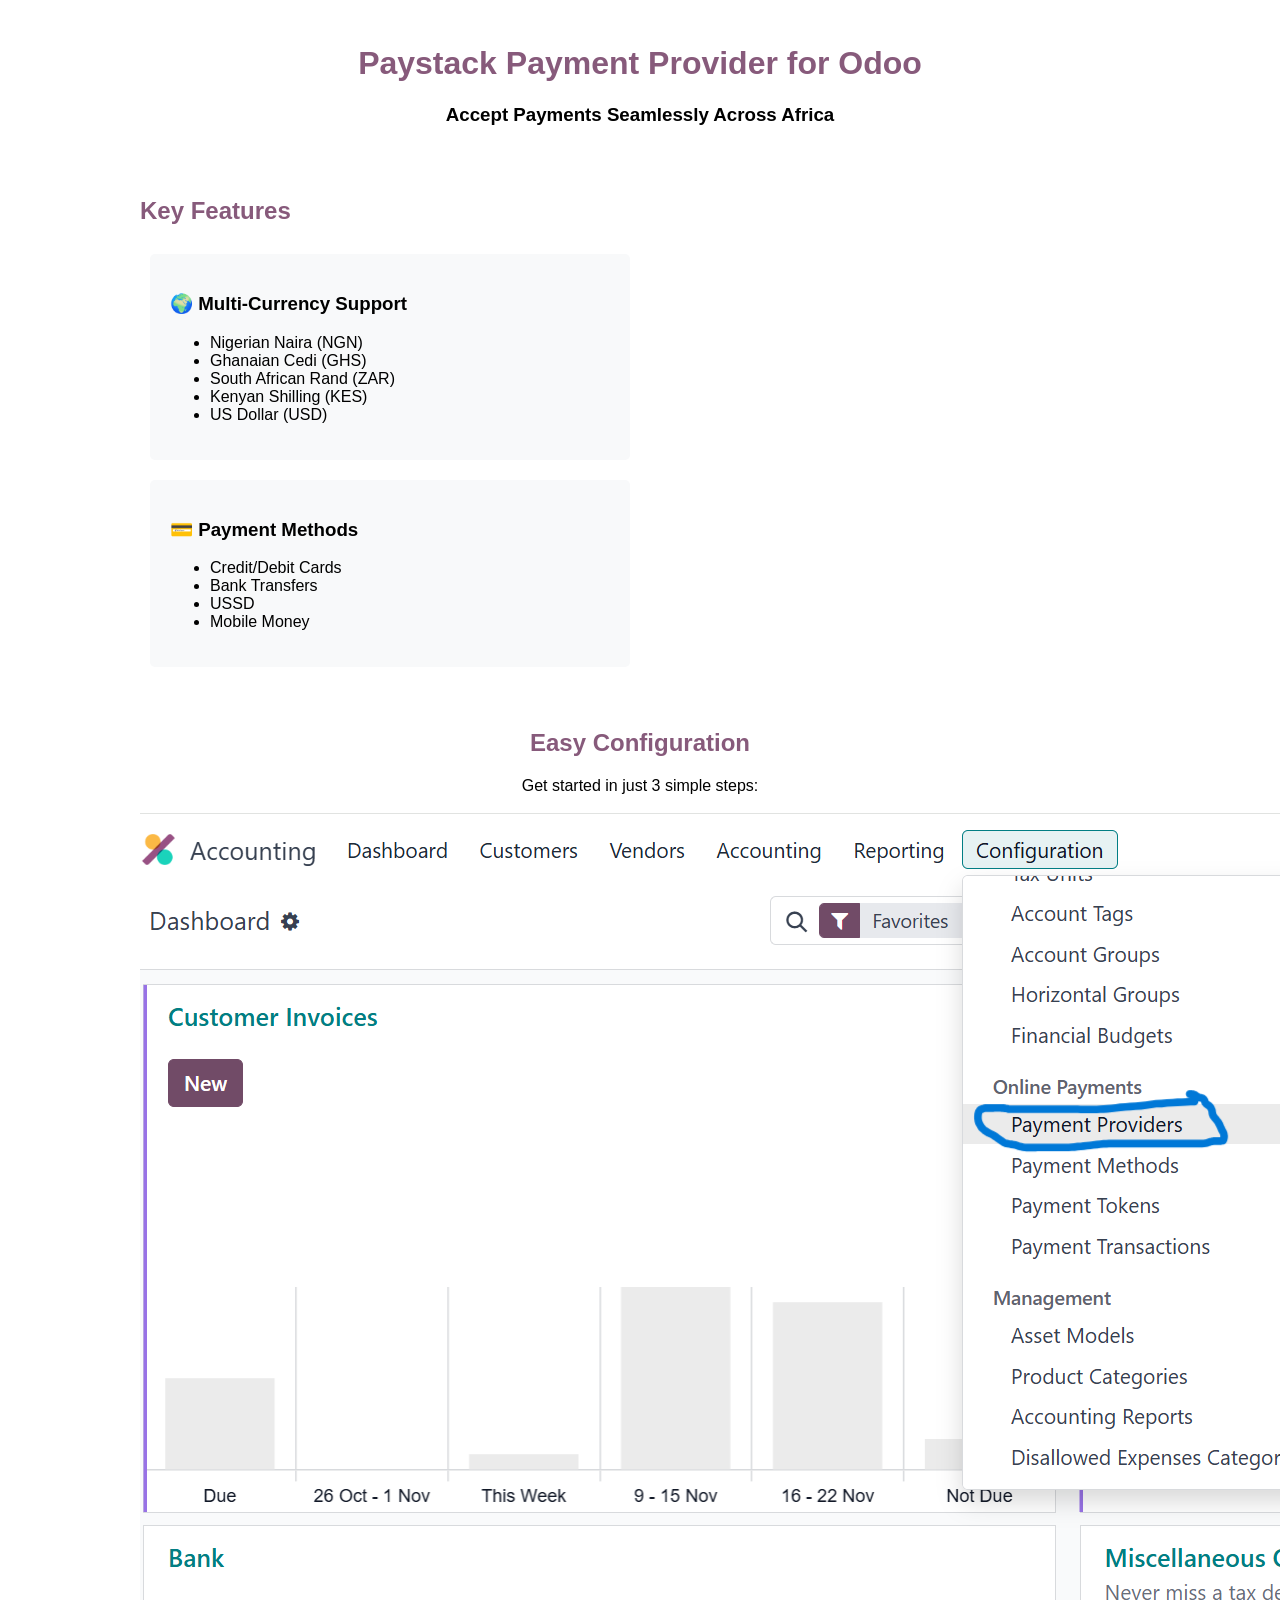
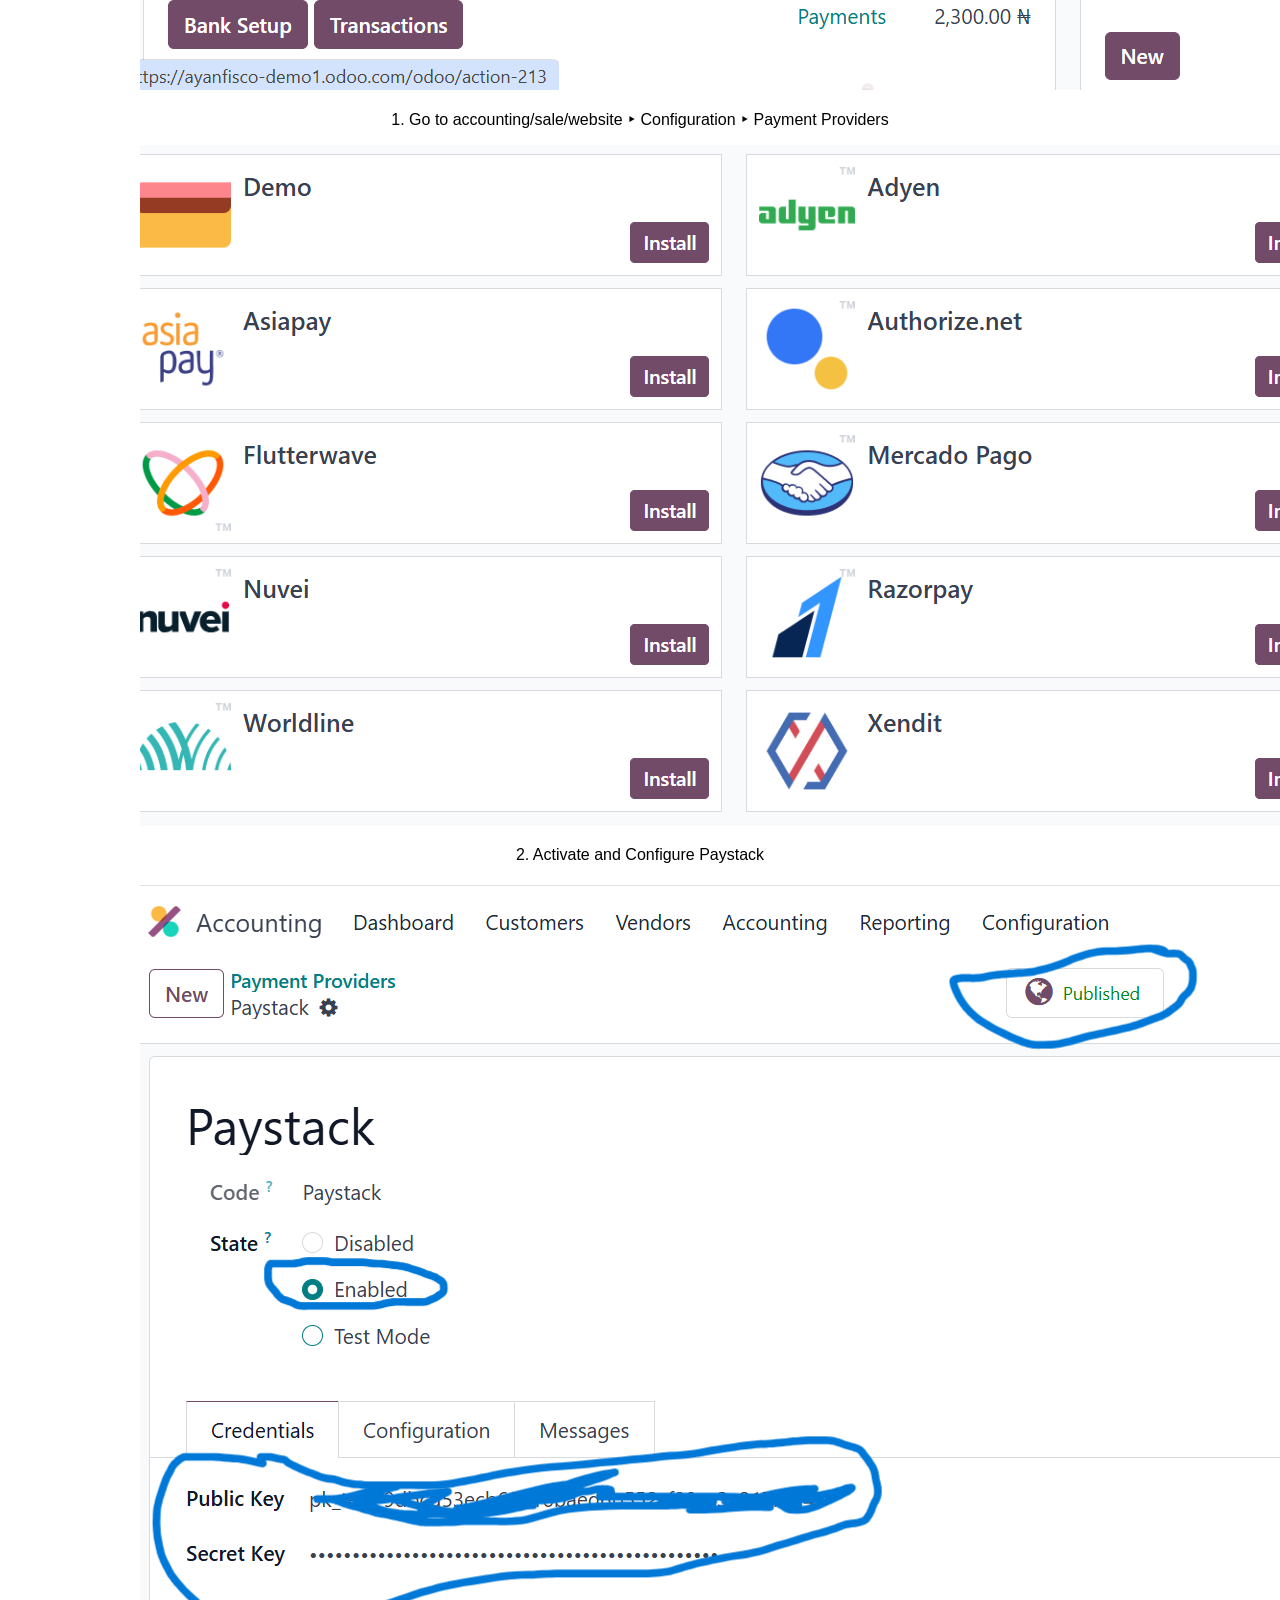
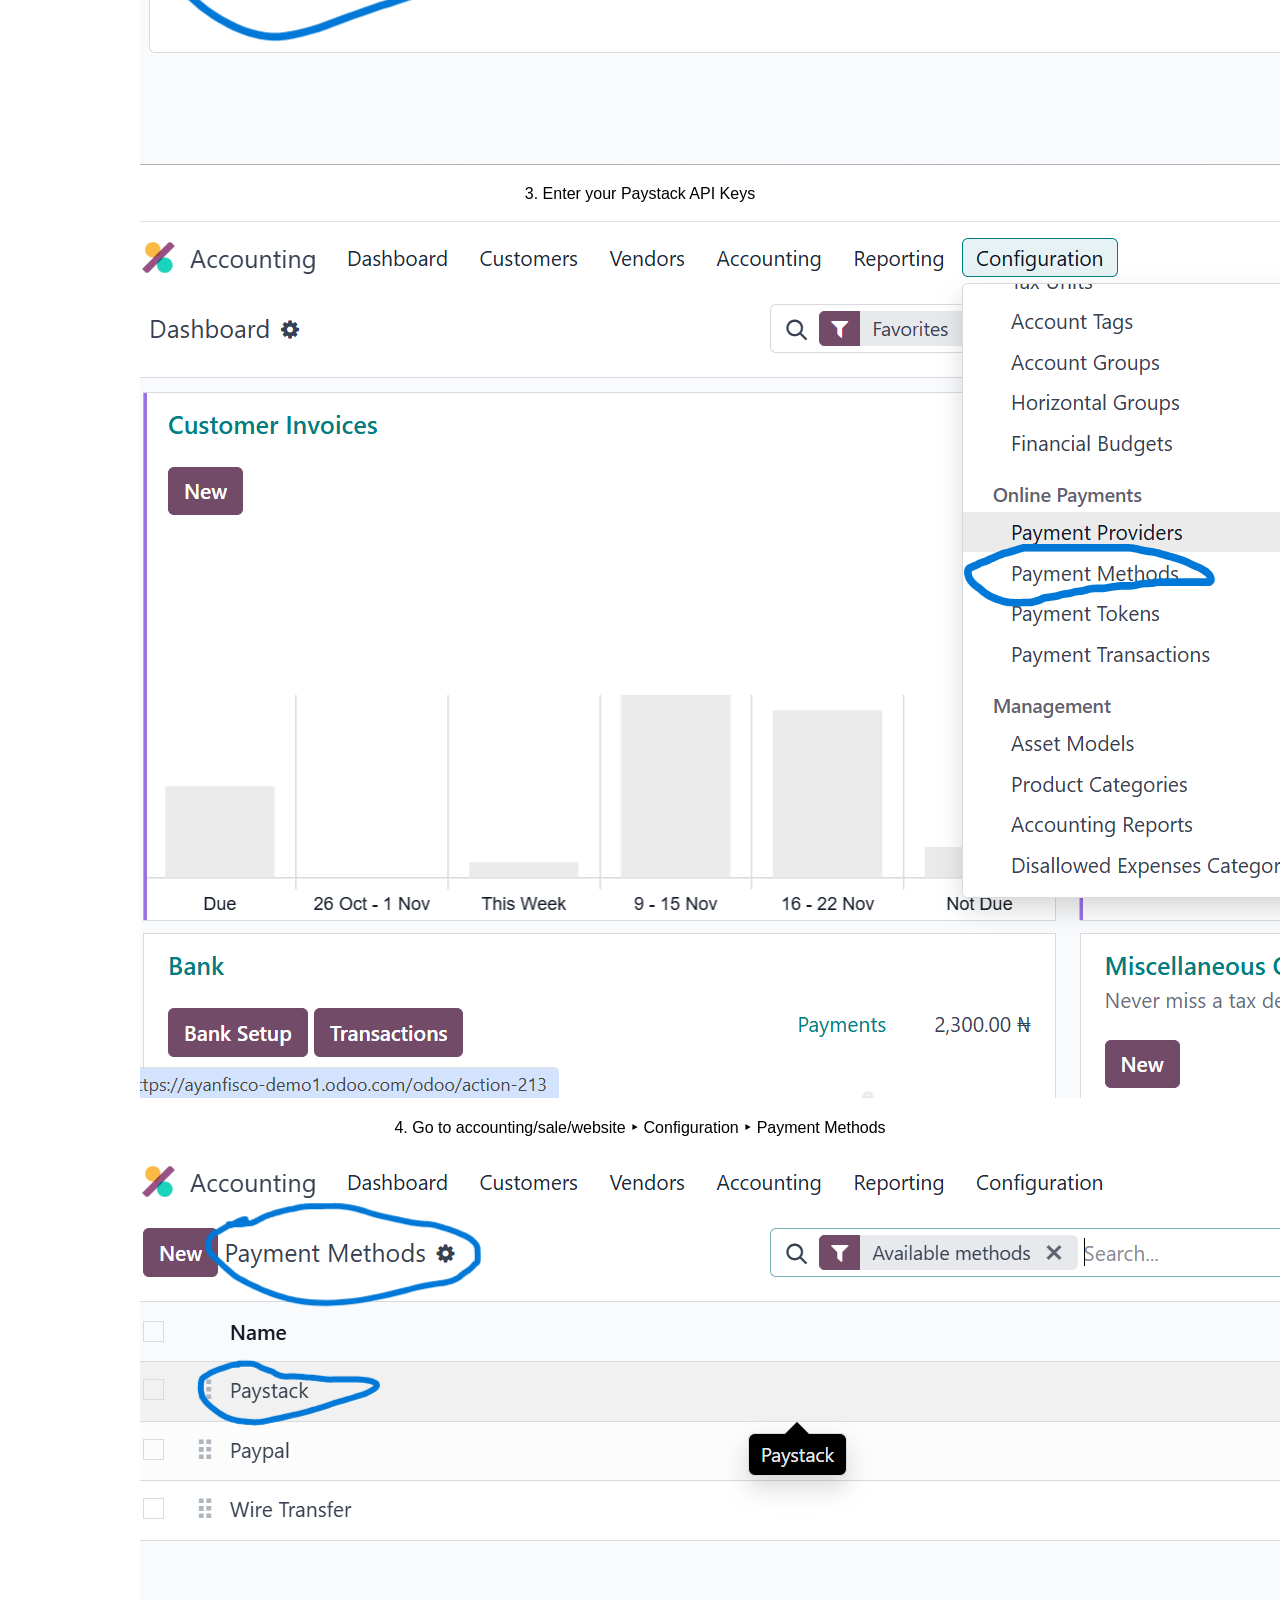
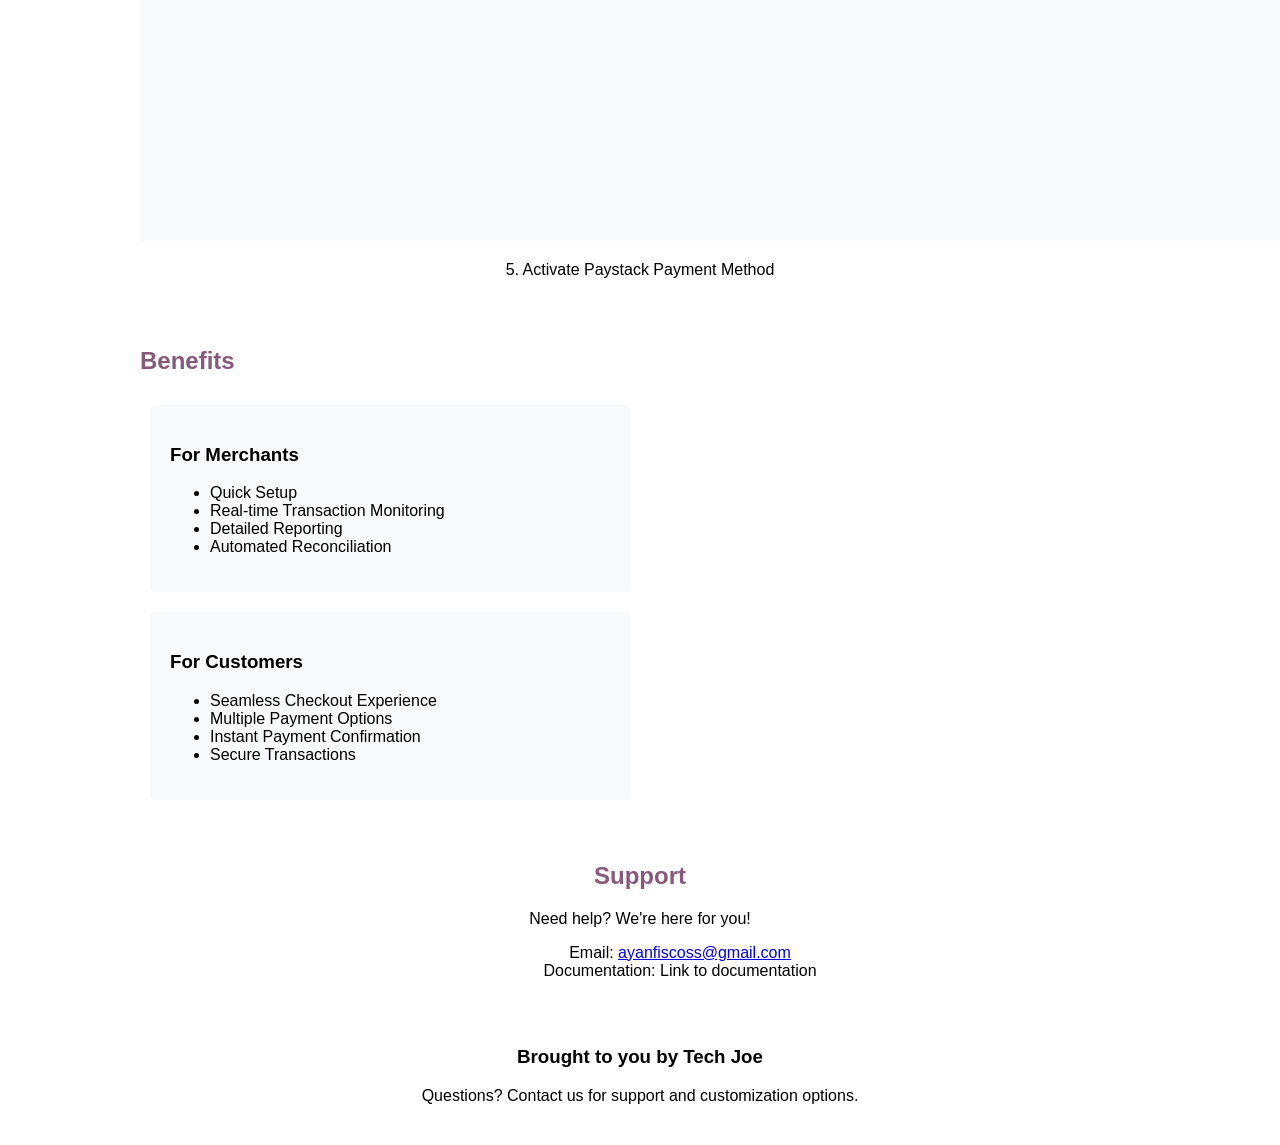
<file: free_payment_paystack/static/description/index.html>
<!DOCTYPE html>
<html lang="en">
<head>
    <meta charset="UTF-8">
    <meta name="viewport" content="width=device-width, initial-scale=1.0">
    <title>Paystack Payment Provider for Odoo</title>
    <style>
        .oe_container {
            max-width: 1000px;
            margin: 0 auto;
            font-family: 'Helvetica Neue', Helvetica, Arial, sans-serif;
        }
        .oe_row {
            width: 100%;
            margin: 16px 0;
            display: inline-block;
        }
        .oe_span12 {
            width: 100%;
            display: inline-block;
            vertical-align: top;
        }
        .oe_span6 {
            width: 48%;
            display: inline-block;
            vertical-align: top;
            margin: 0 1%;
        }
        .oe_mt32 {
            margin-top: 32px;
        }
        .oe_mb32 {
            margin-bottom: 32px;
        }
        .oe_centered {
            text-align: center;
        }
        .oe_screenshot {
            max-width: 60%;
            margin: 16px 0;
            border: 1px solid #ddd;
            border-radius: 4px;
            box-shadow: 0 1px 3px rgba(0,0,0,0.1);
        }
        .oe_feature {
            background-color: #f8f9fa;
            padding: 20px;
            margin: 10px 0;
            border-radius: 5px;
        }
        .text-primary {
            color: #875A7B;
        }
        .bg-primary {
            background-color: #875A7B;
            color: white;
            padding: 8px 16px;
            border-radius: 3px;
        }
    </style>
</head>
<body>
    <div class="oe_container">
        <!-- Hero Section -->
        <div class="oe_row">
            <div class="oe_span12 oe_centered">
                <h1 class="text-primary">Paystack Payment Provider for Odoo</h1>
                <h3>Accept Payments Seamlessly Across Africa</h3>
            </div>
        </div>

        <!-- Key Features -->
        <div class="oe_row">
            <div class="oe_span12">
                <h2 class="text-primary">Key Features</h2>
                <div class="oe_span6">
                    <div class="oe_feature">
                        <h3>🌍 Multi-Currency Support</h3>
                        <ul>
                            <li>Nigerian Naira (NGN)</li>
                            <li>Ghanaian Cedi (GHS)</li>
                            <li>South African Rand (ZAR)</li>
                            <li>Kenyan Shilling (KES)</li>
                            <li>US Dollar (USD)</li>
                        </ul>
                    </div>
                </div>
                <div class="oe_span6">
                    <div class="oe_feature">
                        <h3>💳 Payment Methods</h3>
                        <ul>
                            <li>Credit/Debit Cards</li>
                            <li>Bank Transfers</li>
                            <li>USSD</li>
                            <li>Mobile Money</li>
                        </ul>
                    </div>
                </div>
            </div>
        </div>

        <!-- Configuration Steps -->
        <div class="oe_row oe_centered">
            <div class="oe_span12">
                <h2 class="text-primary">Easy Configuration</h2>
                <p>Get started in just 3 simple steps:</p>
            </div>
            <div class="oe_span12">
                <img src="screenshot/one.png" class="img-fluid" alt="Configuration Step 1"/>
                <p>1. Go to accounting/sale/website ‣ Configuration ‣ Payment Providers</p>
            </div>
            <div class="oe_span12">
                <img src="screenshot/two.png" class="img-fluid" alt="Configuration Step 2"/>
                <p>2. Activate and Configure Paystack</p>
            </div>
            <div class="oe_span12">
                <img src="screenshot/three.png" class="img-fluid" alt="Configuration Step 3"/>
                <p>3. Enter your Paystack API Keys</p>
            </div>
            <div class="oe_span12">
                <img src="screenshot/four.png" class="img-fluid" alt="Configuration Step 4" />
                <p>4. Go to accounting/sale/website ‣ Configuration ‣ Payment Methods</p>
            </div>
            <div class="oe_span12">
                <img src="screenshot/five.png" class="img-fluid" alt="Configuration Step 5" />
                <p>5. Activate Paystack Payment Method</p>
            </div>
        </div>

        <!-- Integration Benefits -->
        <div class="oe_row">
            <div class="oe_span12">
                <h2 class="text-primary">Benefits</h2>
                <div class="oe_span6">
                    <div class="oe_feature">
                        <h3>For Merchants</h3>
                        <ul>
                            <li>Quick Setup</li>
                            <li>Real-time Transaction Monitoring</li>
                            <li>Detailed Reporting</li>
                            <li>Automated Reconciliation</li>
                        </ul>
                    </div>
                </div>
                <div class="oe_span6">
                    <div class="oe_feature">
                        <h3>For Customers</h3>
                        <ul>
                            <li>Seamless Checkout Experience</li>
                            <li>Multiple Payment Options</li>
                            <li>Instant Payment Confirmation</li>
                            <li>Secure Transactions</li>
                        </ul>
                    </div>
                </div>
            </div>
        </div>

        <!-- Support Section -->
        <div class="oe_row oe_centered">
            <div class="oe_span12">
                <h2 class="text-primary">Support</h2>
                <p>Need help? We're here for you!</p>
                <ul>
                    <ol>Email: <a href="mailto:ayanfiscoss@gmail.com">ayanfiscoss@gmail.com</a></ol>
                    <ol>Documentation: Link to documentation</ol>
                </ul>
            </div>
        </div>

        <!-- Footer -->
        <div class="oe_row oe_centered">
            <div class="oe_span12">
                <h3>Brought to you by Tech Joe</h3>
                <p>Questions? Contact us for support and customization options.</p>
            </div>
        </div>
    </div>
</body>
</html>
</file>
